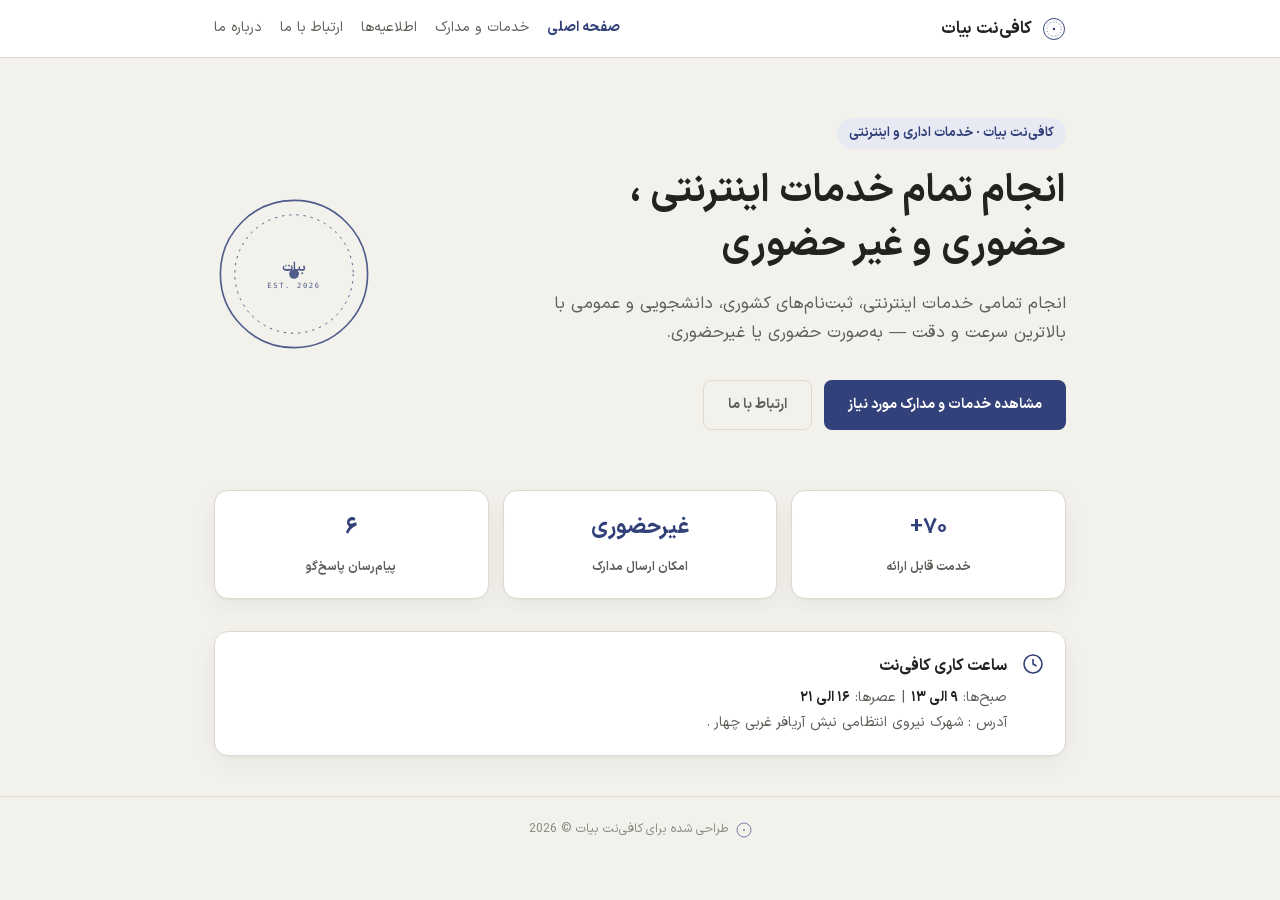
<file: index.html>
<!DOCTYPE html>
<html lang="fa" dir="rtl">
<head>
    <meta charset="UTF-8">
    <meta name="viewport" content="width=device-width, initial-scale=1.0">
    <title>کافی‌نت بیات - صفحه اصلی</title>
    <link rel="stylesheet" href="style.css?v=2">
</head>
<body>

    <header class="site-header">
        <div class="page-wrap">
            <a href="index.html" class="brand">
                <svg class="stamp-mark" viewBox="0 0 40 40" aria-hidden="true">
                    <circle cx="20" cy="20" r="17.5" fill="none" stroke="currentColor" stroke-width="1.6"/>
                    <circle cx="20" cy="20" r="12" fill="none" stroke="currentColor" stroke-width="1.1" stroke-dasharray="2 3.4"/>
                    <circle cx="20" cy="20" r="2.1" fill="currentColor"/>
                </svg>
                <span class="brand-name">کافی‌نت بیات</span>
            </a>
            <a href="tel:08134934022" class="header-call-btn" aria-label="تماس تلفنی مستقیم">
                <svg viewBox="0 0 24 24" fill="none" stroke="currentColor" stroke-width="1.7" aria-hidden="true"><path d="M5 4h3l1.5 5L7.5 10.5a12 12 0 0 0 6 6L15 14.5l5 1.5v3a2 2 0 0 1-2 2C10.5 21 3 13.5 3 6a2 2 0 0 1 2-2Z"/></svg>
            </a>
            <nav class="site-nav">
                <a href="index.html" class="nav-link active">صفحه اصلی</a>
                <a href="services.html" class="nav-link">خدمات و مدارک</a>
                <a href="announcements.html" class="nav-link">اطلاعیه‌ها</a>
                <a href="contact.html" class="nav-link">ارتباط با ما</a>
                <a href="about.html" class="nav-link">درباره ما</a>
            </nav>
        </div>
    </header>
    <nav class="bottom-nav" aria-label="ناوبری اصلی موبایل">
        <a href="index.html" class="bn-item active">
            <svg viewBox="0 0 24 24" fill="none" stroke="currentColor" stroke-width="1.8" aria-hidden="true"><path d="M4 11.5 12 4l8 7.5"/><path d="M6 10v9.5a.5.5 0 0 0 .5.5H10v-6h4v6h3.5a.5.5 0 0 0 .5-.5V10"/></svg>
            <span>خانه</span>
        </a>
        <a href="services.html" class="bn-item">
            <svg viewBox="0 0 24 24" fill="none" stroke="currentColor" stroke-width="1.8" aria-hidden="true"><path d="M9 6h11M9 12h11M9 18h11"/><circle cx="4.5" cy="6" r="1.4"/><circle cx="4.5" cy="12" r="1.4"/><circle cx="4.5" cy="18" r="1.4"/></svg>
            <span>خدمات</span>
        </a>
        <a href="announcements.html" class="bn-item">
            <svg viewBox="0 0 24 24" fill="none" stroke="currentColor" stroke-width="1.8" aria-hidden="true"><path d="M3 10.5v3a2 2 0 0 0 2 2h1.2l3.3 4.2v-4.2H11l6-4V8.5l-6-4H6.2a2 2 0 0 0-2 2Z"/><path d="M19 8.7c.85.8 1.3 1.9 1.3 3.05s-.45 2.25-1.3 3.05"/></svg>
            <span>اطلاعیه‌ها</span>
        </a>
        <a href="contact.html" class="bn-item">
            <svg viewBox="0 0 24 24" fill="none" stroke="currentColor" stroke-width="1.8" aria-hidden="true"><path d="M21 12c0 4.97-4.03 9-9 9-1.6 0-3.1-.42-4.4-1.16L3 21l1.24-3.73A8.96 8.96 0 0 1 3 12c0-4.97 4.03-9 9-9s9 4.03 9 9Z"/></svg>
            <span>ارتباط</span>
        </a>
        <a href="about.html" class="bn-item">
            <svg viewBox="0 0 24 24" fill="none" stroke="currentColor" stroke-width="1.8" aria-hidden="true"><circle cx="12" cy="12" r="9"/><path d="M12 8.3h.01M11.3 11h1.1v5.2h1"/></svg>
            <span>درباره ما</span>
        </a>
    </nav>


    <main class="page-wrap">

        <section class="hero">
            <div class="hero-text">
                <span class="eyebrow">کافی‌نت بیات · خدمات اداری و اینترنتی</span>
                <h1>انجام تمام خدمات اینترنتی ،<br>حضوری و غیر حضوری</h1>
                <p class="lead">انجام تمامی خدمات اینترنتی، ثبت‌نام‌های کشوری، دانشجویی و عمومی با بالاترین سرعت و دقت — به‌صورت حضوری یا غیرحضوری.</p>
                <div class="hero-actions">
                    <a href="services.html" class="btn btn-primary">مشاهده خدمات و مدارک مورد نیاز</a>
                    <a href="contact.html" class="btn btn-ghost">ارتباط با ما</a>
                </div>
            </div>
            <div class="hero-visual">
                <svg class="stamp-big" viewBox="0 0 200 200" aria-hidden="true">
                    <circle cx="100" cy="100" r="92" fill="none" stroke="currentColor" stroke-width="2"/>
                    <circle cx="100" cy="100" r="74" fill="none" stroke="currentColor" stroke-width="1.2" stroke-dasharray="3 6"/>
                    <circle cx="100" cy="100" r="6" fill="currentColor"/>
                    <text x="100" y="96" text-anchor="middle" font-size="16" font-weight="700" fill="currentColor" font-family="inherit">بیات</text>
                    <text x="100" y="118" text-anchor="middle" font-size="9" fill="currentColor" font-family="monospace" letter-spacing="2">EST. 2026</text>
                </svg>
            </div>
        </section>

        <div class="stat-row">
            <div class="stat-chip">
                <span class="num">۷۰+</span>
                <span class="label">خدمت قابل ارائه</span>
            </div>
            <div class="stat-chip">
                <span class="num">غیرحضوری</span>
                <span class="label">امکان ارسال مدارک</span>
            </div>
            <div class="stat-chip">
                <span class="num">۶</span>
                <span class="label">پیام‌رسان پاسخ‌گو</span>
            </div>
        </div>

        <div class="info-card">
            <svg class="info-card-icon" viewBox="0 0 24 24" fill="none" stroke="currentColor" stroke-width="1.6" aria-hidden="true">
                <circle cx="12" cy="12" r="9"/>
                <path d="M12 7v5l3.5 2"/>
            </svg>
            <div>
                <h3>ساعت کاری کافی‌نت</h3>
                <p>صبح‌ها: <span class="hours">۹ الی ۱۳</span> &nbsp;|&nbsp; عصرها: <span class="hours">۱۶ الی ۲۱</span></p>
                <p>آدرس : شهرک نیروی انتظامی نبش آریافر غربی چهار .</p>
            </div>
        </div>

    </main>

    <footer class="site-footer">
        <div class="page-wrap">
            <svg class="stamp-mark" viewBox="0 0 40 40" aria-hidden="true">
                <circle cx="20" cy="20" r="17.5" fill="none" stroke="currentColor" stroke-width="1.6"/>
                <circle cx="20" cy="20" r="2.1" fill="currentColor"/>
            </svg>
            طراحی شده برای کافی‌نت بیات © 2026
        </div>
    </footer>

</body>
</html>
</file>
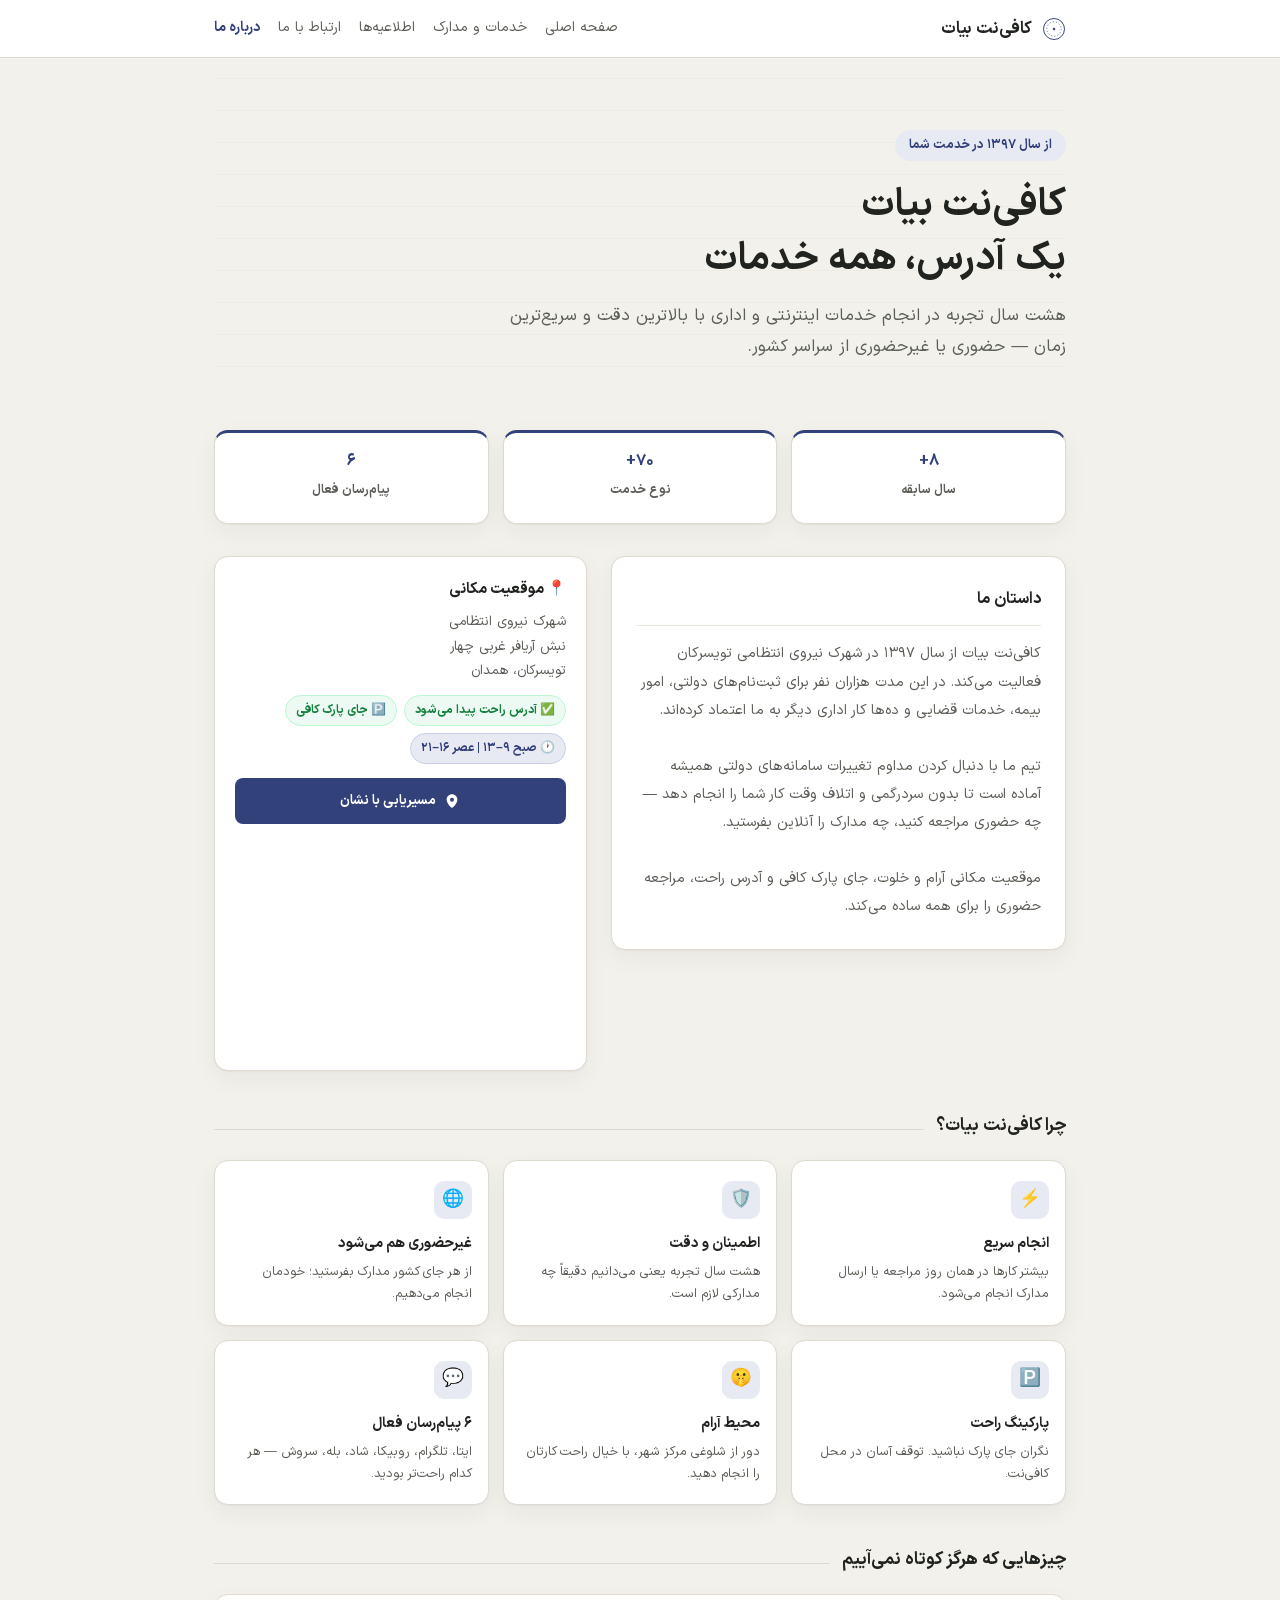
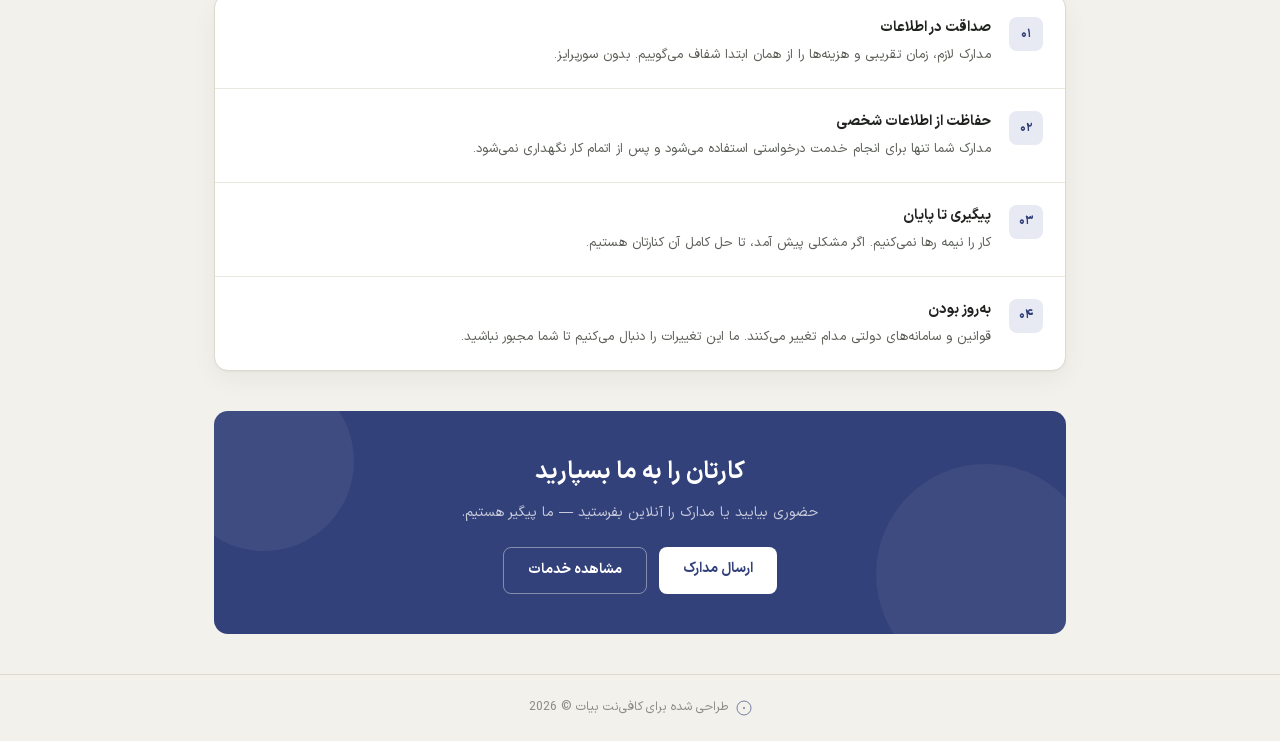
<file: about.html>
<!DOCTYPE html>
<html lang="fa" dir="rtl">
<head>
    <meta charset="UTF-8">
    <meta name="viewport" content="width=device-width, initial-scale=1.0">
    <title>درباره ما - کافی‌نت بیات</title>
    <link rel="stylesheet" href="style.css?v=2">
    <style>
        /* ── بخش هیرو با پس‌زمینه خطوط سند ── */
        .about-hero {
            padding: clamp(36px,7vw,72px) 0 36px;
            position: relative;
        }
        .about-hero::before {
            content: '';
            position: absolute;
            inset: 0;
            background-image: repeating-linear-gradient(
                0deg,
                transparent,
                transparent 31px,
                var(--line-soft) 31px,
                var(--line-soft) 32px
            );
            opacity: 0.55;
            pointer-events: none;
            z-index: 0;
        }
        .about-hero > * { position: relative; z-index: 1; }

        .about-hero .eyebrow {
            display: inline-block;
            font-size: 0.8rem;
            font-weight: 700;
            color: var(--accent);
            background: var(--accent-soft);
            padding: 4px 14px;
            border-radius: 100px;
            margin-bottom: 18px;
        }
        .about-hero h1 {
            font-size: var(--fs-h1);
            font-weight: 800;
            line-height: 1.4;
            margin: 0 0 14px;
            color: var(--ink);
            max-width: 620px;
        }
        .about-hero .lead {
            font-size: var(--fs-lead);
            color: var(--ink-soft);
            margin: 0;
            max-width: 580px;
            line-height: 1.85;
        }

        /* ── کارت‌های آمار ── */
        .about-stats {
            display: grid;
            grid-template-columns: repeat(3,1fr);
            gap: 14px;
            margin: 32px 0;
        }
        .about-stat {
            background: var(--surface);
            border: 1px solid var(--line);
            border-radius: var(--radius-md);
            padding: 20px 16px;
            text-align: center;
            box-shadow: var(--shadow-card);
            border-top: 3px solid var(--accent);
        }
        .about-stat .num {
            display: block;
            font-size: clamp(1.4rem,1.1rem+1vw,2rem);
            font-weight: 800;
            color: var(--accent);
            line-height: 1;
            margin-bottom: 6px;
        }
        .about-stat .lbl {
            font-size: 0.78rem;
            color: var(--ink-soft);
            font-weight: 600;
        }
        @media(max-width:480px){
            .about-stats { grid-template-columns:1fr; gap:10px; }
        }

        /* ── بخش داستان + موقعیت ── */
        .two-col {
            display: grid;
            grid-template-columns: 1.1fr 0.9fr;
            gap: 24px;
            margin-bottom: 40px;
            align-items: start;
        }
        @media(max-width:680px){ .two-col { grid-template-columns:1fr; } }

        .story-card {
            background: var(--surface);
            border: 1px solid var(--line);
            border-radius: var(--radius-md);
            padding: 28px 24px;
            box-shadow: var(--shadow-card);
        }
        .story-card h2 {
            font-size: 1rem;
            font-weight: 800;
            color: var(--ink);
            margin: 0 0 14px;
            padding-bottom: 12px;
            border-bottom: 1px solid var(--line-soft);
        }
        .story-card p {
            font-size: 0.9rem;
            color: var(--ink-soft);
            line-height: 1.95;
            margin: 0;
        }

        .loc-card {
            background: var(--surface);
            border: 1px solid var(--line);
            border-radius: var(--radius-md);
            overflow: hidden;
            box-shadow: var(--shadow-card);
        }
        .loc-card-body { padding: 20px 20px 16px; }
        .loc-card-body h2 {
            font-size: 0.95rem;
            font-weight: 800;
            color: var(--ink);
            margin: 0 0 6px;
        }
        .loc-card-body address {
            font-style: normal;
            font-size: 0.85rem;
            color: var(--ink-soft);
            line-height: 1.8;
            margin-bottom: 12px;
        }
        .loc-badges {
            display: flex;
            flex-wrap: wrap;
            gap: 7px;
            margin-bottom: 14px;
        }
        .loc-badge {
            font-size: 0.75rem;
            font-weight: 600;
            padding: 4px 10px;
            border-radius: 100px;
            border: 1px solid;
        }
        .loc-badge.green { background:#edfaf3; color:#15803d; border-color:#bbf7d0; }
        .loc-badge.blue  { background:var(--accent-soft); color:var(--accent); border-color:#c8cde8; }

        /* ── نقشه ── */
        .loc-card iframe {
            width: 100%;
            height: 230px;
            display: block;
            border: 0;
        }

        /* ── دکمه اتصال به نشان ── */
        .btn-neshan {
            display: flex;
            align-items: center;
            justify-content: center;
            gap: 8px;
            width: 100%;
            background: var(--accent);
            color: #fff;
            font-weight: 700;
            font-size: 0.85rem;
            padding: 11px 16px;
            border-radius: var(--radius-sm);
            text-decoration: none;
            font-family: inherit;
            transition: opacity .15s;
        }
        .btn-neshan:hover { opacity: 0.9; }
        .btn-neshan svg { width: 16px; height: 16px; flex-shrink: 0; }

        /* ── ویژگی‌ها ── */
        .section-head {
            display: flex;
            align-items: baseline;
            gap: 12px;
            margin-bottom: 18px;
        }
        .section-head h2 {
            font-size: 1.1rem;
            font-weight: 800;
            color: var(--ink);
            margin: 0;
        }
        .section-head .line {
            flex: 1;
            height: 1px;
            background: var(--line);
        }

        .feat-grid {
            display: grid;
            grid-template-columns: repeat(3,1fr);
            gap: 14px;
            margin-bottom: 40px;
        }
        @media(max-width:680px){ .feat-grid { grid-template-columns:repeat(2,1fr); } }
        @media(max-width:420px){ .feat-grid { grid-template-columns:1fr; } }

        .feat-card {
            background: var(--surface);
            border: 1px solid var(--line);
            border-radius: var(--radius-md);
            padding: 20px 16px;
            box-shadow: var(--shadow-card);
            transition: border-color .18s, transform .18s;
        }
        .feat-card:hover {
            border-color: var(--accent);
            transform: translateY(-2px);
        }
        .feat-icon {
            width: 38px; height: 38px;
            background: var(--accent-soft);
            border-radius: 10px;
            display: flex; align-items: center; justify-content: center;
            font-size: 1.1rem;
            margin-bottom: 12px;
        }
        .feat-card h3 { font-size:.9rem; font-weight:700; color:var(--ink); margin:0 0 5px; }
        .feat-card p  { font-size:.8rem; color:var(--ink-soft); margin:0; line-height:1.7; }

        /* ── ارزش‌ها ── */
        .vals-wrap {
            background: var(--surface);
            border: 1px solid var(--line);
            border-radius: var(--radius-md);
            box-shadow: var(--shadow-card);
            overflow: hidden;
            margin-bottom: 40px;
        }
        .val-row {
            display: flex;
            gap: 18px;
            padding: 20px 22px;
            border-bottom: 1px solid var(--line-soft);
            align-items: flex-start;
        }
        .val-row:last-child { border-bottom: none; }
        .val-num {
            min-width: 34px;
            height: 34px;
            background: var(--accent-soft);
            color: var(--accent);
            border-radius: 8px;
            font-size: .75rem;
            font-weight: 700;
            display: flex; align-items: center; justify-content: center;
            flex-shrink: 0;
            margin-top: 2px;
        }
        .val-row h3 { font-size:.9rem; font-weight:700; color:var(--ink); margin:0 0 4px; }
        .val-row p  { font-size:.82rem; color:var(--ink-soft); margin:0; line-height:1.8; }

        /* ── نوار CTA ── */
        .cta-band {
            background: var(--accent);
            border-radius: var(--radius-md);
            padding: clamp(24px,5vw,40px) 28px;
            text-align: center;
            margin-bottom: 40px;
            position: relative;
            overflow: hidden;
        }
        .cta-band::before {
            content: '';
            position: absolute;
            left: -40px; top: -40px;
            width: 180px; height: 180px;
            border-radius: 50%;
            background: rgba(255,255,255,0.06);
        }
        .cta-band::after {
            content: '';
            position: absolute;
            right: -30px; bottom: -50px;
            width: 220px; height: 220px;
            border-radius: 50%;
            background: rgba(255,255,255,0.05);
        }
        .cta-band h2 {
            font-size: clamp(1.1rem,.9rem+1vw,1.5rem);
            font-weight: 800; color:#fff;
            margin:0 0 8px;
            position:relative; z-index:1;
        }
        .cta-band p {
            font-size:.88rem; color:rgba(255,255,255,.72);
            margin:0 0 22px;
            position:relative; z-index:1;
        }
        .cta-btns {
            display:flex; gap:12px; justify-content:center;
            flex-wrap:wrap; position:relative; z-index:1;
        }
        .btn-white {
            background:#fff; color:var(--accent);
            padding:10px 24px; border-radius:var(--radius-sm);
            font-weight:700; font-size:.88rem;
            text-decoration:none; transition:background .15s;
            font-family:inherit;
        }
        .btn-white:hover { background:#f0f0f0; }
        .btn-ghost-white {
            background:transparent; color:#fff;
            padding:10px 24px; border-radius:var(--radius-sm);
            font-weight:600; font-size:.88rem;
            text-decoration:none;
            border:1px solid rgba(255,255,255,.4);
            transition:border-color .15s;
            font-family:inherit;
        }
        .btn-ghost-white:hover { border-color:#fff; }
    </style>
</head>
<body>

<!-- هدر -->
<header class="site-header">
    <div class="page-wrap">
        <a href="index.html" class="brand">
            <svg class="stamp-mark" viewBox="0 0 40 40" aria-hidden="true">
                <circle cx="20" cy="20" r="17.5" fill="none" stroke="currentColor" stroke-width="1.6"/>
                <circle cx="20" cy="20" r="12" fill="none" stroke="currentColor" stroke-width="1.1" stroke-dasharray="2 3.4"/>
                <circle cx="20" cy="20" r="2.1" fill="currentColor"/>
            </svg>
            <span class="brand-name">کافی‌نت بیات</span>
        </a>
                    <a href="tel:08134934022" class="header-call-btn" aria-label="تماس تلفنی مستقیم">
                <svg viewBox="0 0 24 24" fill="none" stroke="currentColor" stroke-width="1.7" aria-hidden="true"><path d="M5 4h3l1.5 5L7.5 10.5a12 12 0 0 0 6 6L15 14.5l5 1.5v3a2 2 0 0 1-2 2C10.5 21 3 13.5 3 6a2 2 0 0 1 2-2Z"/></svg>
            </a>
            <nav class="site-nav">
            <a href="index.html"         class="nav-link">صفحه اصلی</a>
            <a href="services.html"      class="nav-link">خدمات و مدارک</a>
            <a href="announcements.html" class="nav-link">اطلاعیه‌ها</a>
            <a href="contact.html"       class="nav-link">ارتباط با ما</a>
            <a href="about.html"         class="nav-link active">درباره ما</a>
        </nav>
    </div>
</header>
    <nav class="bottom-nav" aria-label="ناوبری اصلی موبایل">
        <a href="index.html" class="bn-item">
            <svg viewBox="0 0 24 24" fill="none" stroke="currentColor" stroke-width="1.8" aria-hidden="true"><path d="M4 11.5 12 4l8 7.5"/><path d="M6 10v9.5a.5.5 0 0 0 .5.5H10v-6h4v6h3.5a.5.5 0 0 0 .5-.5V10"/></svg>
            <span>خانه</span>
        </a>
        <a href="services.html" class="bn-item">
            <svg viewBox="0 0 24 24" fill="none" stroke="currentColor" stroke-width="1.8" aria-hidden="true"><path d="M9 6h11M9 12h11M9 18h11"/><circle cx="4.5" cy="6" r="1.4"/><circle cx="4.5" cy="12" r="1.4"/><circle cx="4.5" cy="18" r="1.4"/></svg>
            <span>خدمات</span>
        </a>
        <a href="announcements.html" class="bn-item">
            <svg viewBox="0 0 24 24" fill="none" stroke="currentColor" stroke-width="1.8" aria-hidden="true"><path d="M3 10.5v3a2 2 0 0 0 2 2h1.2l3.3 4.2v-4.2H11l6-4V8.5l-6-4H6.2a2 2 0 0 0-2 2Z"/><path d="M19 8.7c.85.8 1.3 1.9 1.3 3.05s-.45 2.25-1.3 3.05"/></svg>
            <span>اطلاعیه‌ها</span>
        </a>
        <a href="contact.html" class="bn-item">
            <svg viewBox="0 0 24 24" fill="none" stroke="currentColor" stroke-width="1.8" aria-hidden="true"><path d="M21 12c0 4.97-4.03 9-9 9-1.6 0-3.1-.42-4.4-1.16L3 21l1.24-3.73A8.96 8.96 0 0 1 3 12c0-4.97 4.03-9 9-9s9 4.03 9 9Z"/></svg>
            <span>ارتباط</span>
        </a>
        <a href="about.html" class="bn-item active">
            <svg viewBox="0 0 24 24" fill="none" stroke="currentColor" stroke-width="1.8" aria-hidden="true"><circle cx="12" cy="12" r="9"/><path d="M12 8.3h.01M11.3 11h1.1v5.2h1"/></svg>
            <span>درباره ما</span>
        </a>
    </nav>


<main class="page-wrap">

    <!-- هیرو -->
    <section class="about-hero">
        <span class="eyebrow">از سال ۱۳۹۷ در خدمت شما</span>
        <h1>کافی‌نت بیات<br>یک آدرس، همه خدمات</h1>
        <p class="lead">هشت سال تجربه در انجام خدمات اینترنتی و اداری با بالاترین دقت و سریع‌ترین زمان — حضوری یا غیرحضوری از سراسر کشور.</p>
    </section>

    <!-- آمار -->
    <div class="about-stats">
        <div class="about-stat">
            <span class="num">۸+</span>
            <span class="lbl">سال سابقه</span>
        </div>
        <div class="about-stat">
            <span class="num">۷۰+</span>
            <span class="lbl">نوع خدمت</span>
        </div>
        <div class="about-stat">
            <span class="num">۶</span>
            <span class="lbl">پیام‌رسان فعال</span>
        </div>
    </div>

    <!-- داستان + موقعیت -->
    <div class="two-col">
        <div class="story-card">
            <h2>داستان ما</h2>
            <p>
                کافی‌نت بیات از سال ۱۳۹۷ در شهرک نیروی انتظامی تویسرکان فعالیت می‌کند. در این مدت هزاران نفر برای ثبت‌نام‌های دولتی، امور بیمه، خدمات قضایی و ده‌ها کار اداری دیگر به ما اعتماد کرده‌اند.
                <br><br>
                تیم ما با دنبال کردن مداوم تغییرات سامانه‌های دولتی همیشه آماده است تا بدون سردرگمی و اتلاف وقت کار شما را انجام دهد — چه حضوری مراجعه کنید، چه مدارک را آنلاین بفرستید.
                <br><br>
                موقعیت مکانی آرام و خلوت، جای پارک کافی و آدرس راحت، مراجعه حضوری را برای همه ساده می‌کند.
            </p>
        </div>
        <div class="loc-card">
            <div class="loc-card-body">
                <h2>📍 موقعیت مکانی</h2>
                <address>
                    شهرک نیروی انتظامی<br>
                    نبش آریافر غربی چهار<br>
                    تویسرکان، همدان
                </address>
                <div class="loc-badges">
                    <span class="loc-badge green">✅ آدرس راحت پیدا می‌شود</span>
                    <span class="loc-badge green">🅿️ جای پارک کافی</span>
                    <span class="loc-badge blue">🕐 صبح ۹–۱۳ | عصر ۱۶–۲۱</span>
                </div>
                <a class="btn-neshan"
                   href="https://nshn.ir/?lat=34.55750811180749&lng=48.43914034276"
                   target="_blank" rel="noopener">
                    <svg viewBox="0 0 24 24" fill="currentColor" aria-hidden="true">
                        <path d="M12 2C7.58 2 4 5.58 4 10c0 5.25 6.5 11.34 7.06 11.86a1.34 1.34 0 0 0 1.88 0C13.5 21.34 20 15.25 20 10c0-4.42-3.58-8-8-8zm0 11a3 3 0 1 1 0-6 3 3 0 0 1 0 6z"/>
                    </svg>
                    مسیریابی با نشان
                </a>
            </div>
            <iframe title="map-iframe"
                    src="https://neshan.org/maps/iframe/places/_bsL8uV53n4R#c34.558-48.439-21z-0p/34.55750811180749/48.43914034276"
                    width="100%" height="230" allowFullScreen loading="lazy"></iframe>
        </div>
    </div>

    <!-- ویژگی‌ها -->
    <div class="section-head">
        <h2>چرا کافی‌نت بیات؟</h2>
        <span class="line"></span>
    </div>
    <div class="feat-grid">
        <div class="feat-card">
            <div class="feat-icon">⚡</div>
            <h3>انجام سریع</h3>
            <p>بیشتر کارها در همان روز مراجعه یا ارسال مدارک انجام می‌شود.</p>
        </div>
        <div class="feat-card">
            <div class="feat-icon">🛡️</div>
            <h3>اطمینان و دقت</h3>
            <p>هشت سال تجربه یعنی می‌دانیم دقیقاً چه مدارکی لازم است.</p>
        </div>
        <div class="feat-card">
            <div class="feat-icon">🌐</div>
            <h3>غیرحضوری هم می‌شود</h3>
            <p>از هر جای کشور مدارک بفرستید؛ خودمان انجام می‌دهیم.</p>
        </div>
        <div class="feat-card">
            <div class="feat-icon">🅿️</div>
            <h3>پارکینگ راحت</h3>
            <p>نگران جای پارک نباشید. توقف آسان در محل کافی‌نت.</p>
        </div>
        <div class="feat-card">
            <div class="feat-icon">🤫</div>
            <h3>محیط آرام</h3>
            <p>دور از شلوغی مرکز شهر، با خیال راحت کارتان را انجام دهید.</p>
        </div>
        <div class="feat-card">
            <div class="feat-icon">💬</div>
            <h3>۶ پیام‌رسان فعال</h3>
            <p>ایتا، تلگرام، روبیکا، شاد، بله، سروش — هر کدام راحت‌تر بودید.</p>
        </div>
    </div>

    <!-- ارزش‌ها -->
    <div class="section-head">
        <h2>چیزهایی که هرگز کوتاه نمی‌آییم</h2>
        <span class="line"></span>
    </div>
    <div class="vals-wrap">
        <div class="val-row">
            <div class="val-num">۰۱</div>
            <div>
                <h3>صداقت در اطلاعات</h3>
                <p>مدارک لازم، زمان تقریبی و هزینه‌ها را از همان ابتدا شفاف می‌گوییم. بدون سورپرایز.</p>
            </div>
        </div>
        <div class="val-row">
            <div class="val-num">۰۲</div>
            <div>
                <h3>حفاظت از اطلاعات شخصی</h3>
                <p>مدارک شما تنها برای انجام خدمت درخواستی استفاده می‌شود و پس از اتمام کار نگهداری نمی‌شود.</p>
            </div>
        </div>
        <div class="val-row">
            <div class="val-num">۰۳</div>
            <div>
                <h3>پیگیری تا پایان</h3>
                <p>کار را نیمه رها نمی‌کنیم. اگر مشکلی پیش آمد، تا حل کامل آن کنارتان هستیم.</p>
            </div>
        </div>
        <div class="val-row">
            <div class="val-num">۰۴</div>
            <div>
                <h3>به‌روز بودن</h3>
                <p>قوانین و سامانه‌های دولتی مدام تغییر می‌کنند. ما این تغییرات را دنبال می‌کنیم تا شما مجبور نباشید.</p>
            </div>
        </div>
    </div>

    <!-- CTA -->
    <div class="cta-band">
        <h2>کارتان را به ما بسپارید</h2>
        <p>حضوری بیایید یا مدارک را آنلاین بفرستید — ما پیگیر هستیم.</p>
        <div class="cta-btns">
            <a href="contact.html"  class="btn-white">ارسال مدارک</a>
            <a href="services.html" class="btn-ghost-white">مشاهده خدمات</a>
        </div>
    </div>

</main>

<!-- فوتر -->
<footer class="site-footer">
    <div class="page-wrap">
        <svg class="stamp-mark" viewBox="0 0 40 40" aria-hidden="true">
            <circle cx="20" cy="20" r="17.5" fill="none" stroke="currentColor" stroke-width="1.6"/>
            <circle cx="20" cy="20" r="2.1" fill="currentColor"/>
        </svg>
        طراحی شده برای کافی‌نت بیات © 2026
    </div>
</footer>


</body>
</html>
</file>
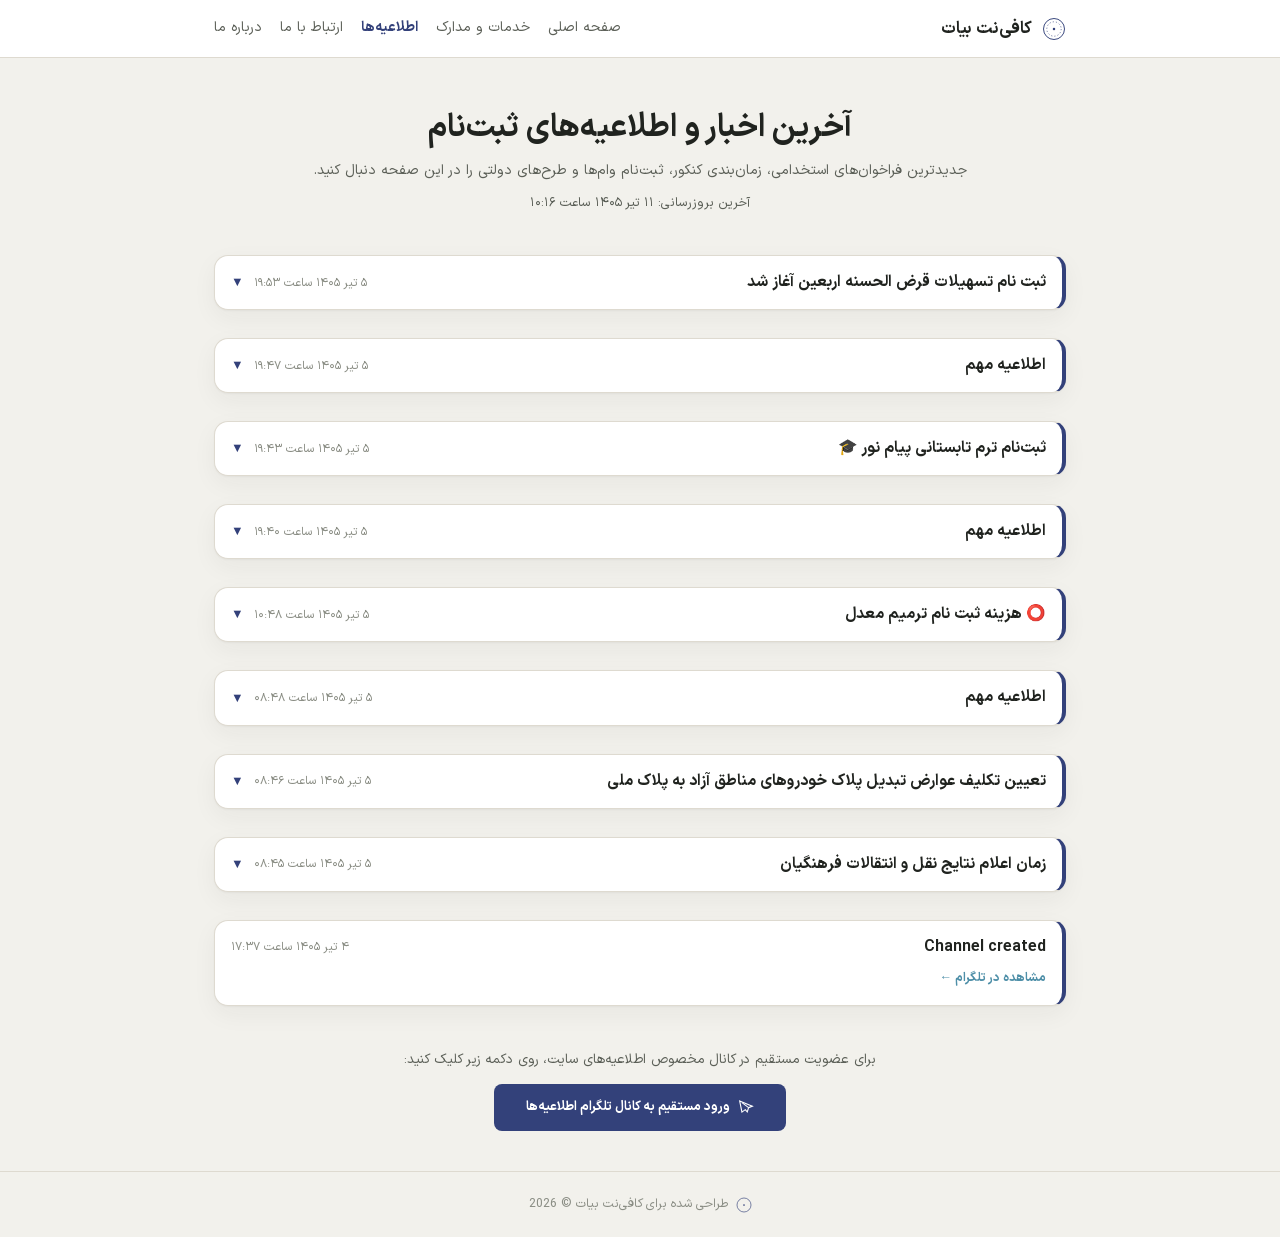
<file: announcements.html>
<!DOCTYPE html>
<html lang="fa" dir="rtl">
<head>
    <meta charset="UTF-8">
    <meta name="viewport" content="width=device-width, initial-scale=1.0">
    <title>اطلاعیه‌های ثبت‌نام - کافی‌نت بیات</title>
    <link rel="stylesheet" href="style.css?v=2">
    <link rel="canonical" href="announcements.html">    
    

    <link rel="canonical" href="/announcements.html">
    
    

    <link rel="canonical" href="/announcements.html">
    
    

    <link rel="canonical" href="/announcements.html">
    
    

    <link rel="canonical" href="/announcements.html">
    
    

    <link rel="canonical" href="/announcements.html">
    
    

    <link rel="canonical" href="/announcements.html">
    
    

    <link rel="canonical" href="/announcements.html">
    
    

    <link rel="canonical" href="/announcements.html">
    
    

    <link rel="canonical" href="/announcements.html">
    
    

    <link rel="canonical" href="/announcements.html">
    
    

    <link rel="canonical" href="/announcements.html">
    
    

    <link rel="canonical" href="/announcements.html">
    
    
</head>
<body>

    <header class="site-header">
        <div class="page-wrap">
            <a href="index.html" class="brand">
                <svg class="stamp-mark" viewBox="0 0 40 40" aria-hidden="true">
                    <circle cx="20" cy="20" r="17.5" fill="none" stroke="currentColor" stroke-width="1.6"/>
                    <circle cx="20" cy="20" r="12" fill="none" stroke="currentColor" stroke-width="1.1" stroke-dasharray="2 3.4"/>
                    <circle cx="20" cy="20" r="2.1" fill="currentColor"/>
                </svg>
                <span class="brand-name">کافی‌نت بیات</span>
            </a>
                        <a href="tel:08134934022" class="header-call-btn" aria-label="تماس تلفنی مستقیم">
                <svg viewBox="0 0 24 24" fill="none" stroke="currentColor" stroke-width="1.7" aria-hidden="true"><path d="M5 4h3l1.5 5L7.5 10.5a12 12 0 0 0 6 6L15 14.5l5 1.5v3a2 2 0 0 1-2 2C10.5 21 3 13.5 3 6a2 2 0 0 1 2-2Z"/></svg>
            </a>
            <nav class="site-nav">
                <a href="index.html" class="nav-link">صفحه اصلی</a>
                <a href="services.html" class="nav-link">خدمات و مدارک</a>
                <a href="announcements.html" class="nav-link active">اطلاعیه‌ها</a>
                <a href="contact.html" class="nav-link">ارتباط با ما</a>
                <a href="about.html" class="nav-link">درباره ما</a>
            </nav>
        </div>
    </header>
    <nav class="bottom-nav" aria-label="ناوبری اصلی موبایل">
        <a href="index.html" class="bn-item">
            <svg viewBox="0 0 24 24" fill="none" stroke="currentColor" stroke-width="1.8" aria-hidden="true"><path d="M4 11.5 12 4l8 7.5"/><path d="M6 10v9.5a.5.5 0 0 0 .5.5H10v-6h4v6h3.5a.5.5 0 0 0 .5-.5V10"/></svg>
            <span>خانه</span>
        </a>
        <a href="services.html" class="bn-item">
            <svg viewBox="0 0 24 24" fill="none" stroke="currentColor" stroke-width="1.8" aria-hidden="true"><path d="M9 6h11M9 12h11M9 18h11"/><circle cx="4.5" cy="6" r="1.4"/><circle cx="4.5" cy="12" r="1.4"/><circle cx="4.5" cy="18" r="1.4"/></svg>
            <span>خدمات</span>
        </a>
        <a href="announcements.html" class="bn-item active">
            <svg viewBox="0 0 24 24" fill="none" stroke="currentColor" stroke-width="1.8" aria-hidden="true"><path d="M3 10.5v3a2 2 0 0 0 2 2h1.2l3.3 4.2v-4.2H11l6-4V8.5l-6-4H6.2a2 2 0 0 0-2 2Z"/><path d="M19 8.7c.85.8 1.3 1.9 1.3 3.05s-.45 2.25-1.3 3.05"/></svg>
            <span>اطلاعیه‌ها</span>
        </a>
        <a href="contact.html" class="bn-item">
            <svg viewBox="0 0 24 24" fill="none" stroke="currentColor" stroke-width="1.8" aria-hidden="true"><path d="M21 12c0 4.97-4.03 9-9 9-1.6 0-3.1-.42-4.4-1.16L3 21l1.24-3.73A8.96 8.96 0 0 1 3 12c0-4.97 4.03-9 9-9s9 4.03 9 9Z"/></svg>
            <span>ارتباط</span>
        </a>
        <a href="about.html" class="bn-item">
            <svg viewBox="0 0 24 24" fill="none" stroke="currentColor" stroke-width="1.8" aria-hidden="true"><circle cx="12" cy="12" r="9"/><path d="M12 8.3h.01M11.3 11h1.1v5.2h1"/></svg>
            <span>درباره ما</span>
        </a>
    </nav>


    <main class="page-wrap">

        <div class="page-intro">
            <h1>آخرین اخبار و اطلاعیه‌های ثبت‌نام</h1>
            <p class="slogan"></p>
            <p class="subtitle">جدیدترین فراخوان‌های استخدامی، زمان‌بندی کنکور، ثبت‌نام وام‌ها و طرح‌های دولتی را در این صفحه دنبال کنید.</p>
            <p style="font-size: 0.8rem; color: var(--ink-soft); margin-top: 8px;"><!-- LAST_UPDATED_START -->آخرین بروزرسانی: ۱۱ تیر ۱۴۰۵ ساعت ۱۰:۱۶<!-- LAST_UPDATED_END --></p>
        </div>

        <div style="display: flex; flex-direction: column; gap: 16px; margin-bottom: 30px;" id="posts-container">
            <!-- START_POSTS -->
        <article class="info-card" style="display:block; border-right:4px solid #33417A; margin-bottom:12px; overflow:hidden;" itemscope itemtype="https://schema.org/SocialMediaPosting">
            <button onclick="togglePost('smartcafi_news_94')" style="width:100%; background:none; border:none; cursor:pointer; padding:14px 16px; display:flex; justify-content:space-between; align-items:center; gap:12px; text-align:right; flex-wrap:wrap;">
              <h3 itemprop="headline" style="margin:0; font-size:0.95rem; color:#33417A; flex:1;">ثبت نام تسهیلات قرض الحسنه  اربعین آغاز شد</h3>
              <div style="display:flex; align-items:center; gap:10px; flex-shrink:0;">
                <time itemprop="datePublished" datetime="2026-06-26T19:53:44+00:00" style="font-size:0.75rem; color:#888; white-space:nowrap;">۵ تیر ۱۴۰۵ ساعت ۱۹:۵۳</time>
                <span id="arrow_smartcafi_news_94" style="color:#33417A; font-size:0.8rem; transition:transform 0.2s;">▼</span>
              </div>
            </button>
            <div id="body_smartcafi_news_94" style="display:none; padding:0 16px 14px; border-top:1px solid #e8eaf0;">
              <p itemprop="articleBody" style="line-height:1.8; white-space:pre-line; margin:12px 0 10px 0; color:#333;">ویژه متقاضیان دریافت تسهیلات تشرّف به کربلای معلا در اربعین ۱۴۰۵ 

امکان ثبت نام در سامانه از یکم تیرماه به مدت ۷ روز و هر روز از ساعت ۸ الی ۱۲ فراهم میباشد.</p>
              <a itemprop="url" href="https://t.me/smartcafi_news/94" target="_blank" rel="nofollow noopener" style="font-size:0.78rem; color:#229ED9; text-decoration:none;">مشاهده پست اصلی در کانال تلگرام ←</a>
            </div>
          </article>
<article class="info-card" style="display:block; border-right:4px solid #33417A; margin-bottom:12px; overflow:hidden;" itemscope itemtype="https://schema.org/SocialMediaPosting">
            <button onclick="togglePost('smartcafi_news_93')" style="width:100%; background:none; border:none; cursor:pointer; padding:14px 16px; display:flex; justify-content:space-between; align-items:center; gap:12px; text-align:right; flex-wrap:wrap;">
              <h3 itemprop="headline" style="margin:0; font-size:0.95rem; color:#33417A; flex:1;">اطلاعیه مهم</h3>
              <div style="display:flex; align-items:center; gap:10px; flex-shrink:0;">
                <time itemprop="datePublished" datetime="2026-06-26T19:47:45+00:00" style="font-size:0.75rem; color:#888; white-space:nowrap;">۵ تیر ۱۴۰۵ ساعت ۱۹:۴۷</time>
                <span id="arrow_smartcafi_news_93" style="color:#33417A; font-size:0.8rem; transition:transform 0.2s;">▼</span>
              </div>
            </button>
            <div id="body_smartcafi_news_93" style="display:none; padding:0 16px 14px; border-top:1px solid #e8eaf0;">
              <p itemprop="articleBody" style="line-height:1.8; white-space:pre-line; margin:12px 0 10px 0; color:#333;">زمان ثبت‌نام زائران اربعین اعلام شد

معاون عتبات عالیات سازمان حج و زیارت:
 🔸ثبت‌نام زائران اربعین ۱۴۰۵ از نهم تیرماه آغاز می‌شود.

🔸ثبت‌نام از طریق سامانه سماح انجام می‌شود.</p>
              <a itemprop="url" href="https://t.me/smartcafi_news/93" target="_blank" rel="nofollow noopener" style="font-size:0.78rem; color:#229ED9; text-decoration:none;">مشاهده پست اصلی در کانال تلگرام ←</a>
            </div>
          </article>
<article class="info-card" style="display:block; border-right:4px solid #33417A; margin-bottom:12px; overflow:hidden;" itemscope itemtype="https://schema.org/SocialMediaPosting">
            <button onclick="togglePost('smartcafi_news_92')" style="width:100%; background:none; border:none; cursor:pointer; padding:14px 16px; display:flex; justify-content:space-between; align-items:center; gap:12px; text-align:right; flex-wrap:wrap;">
              <h3 itemprop="headline" style="margin:0; font-size:0.95rem; color:#33417A; flex:1;">ثبت‌نام ترم تابستانی پیام نور 🎓</h3>
              <div style="display:flex; align-items:center; gap:10px; flex-shrink:0;">
                <time itemprop="datePublished" datetime="2026-06-26T19:43:13+00:00" style="font-size:0.75rem; color:#888; white-space:nowrap;">۵ تیر ۱۴۰۵ ساعت ۱۹:۴۳</time>
                <span id="arrow_smartcafi_news_92" style="color:#33417A; font-size:0.8rem; transition:transform 0.2s;">▼</span>
              </div>
            </button>
            <div id="body_smartcafi_news_92" style="display:none; padding:0 16px 14px; border-top:1px solid #e8eaf0;">
              <p itemprop="articleBody" style="line-height:1.8; white-space:pre-line; margin:12px 0 10px 0; color:#333;">ثبت‌نام برای شرکت در ترم تابستانی دانشجویان دانشگاه پیام نور از ۱۳ تیر ماه آغاز می‌شود و به مدت ۵ روز ادامه دارد. 📅</p>
              <a itemprop="url" href="https://t.me/smartcafi_news/92" target="_blank" rel="nofollow noopener" style="font-size:0.78rem; color:#229ED9; text-decoration:none;">مشاهده پست اصلی در کانال تلگرام ←</a>
            </div>
          </article>
<article class="info-card" style="display:block; border-right:4px solid #33417A; margin-bottom:12px; overflow:hidden;" itemscope itemtype="https://schema.org/SocialMediaPosting">
            <button onclick="togglePost('smartcafi_news_91')" style="width:100%; background:none; border:none; cursor:pointer; padding:14px 16px; display:flex; justify-content:space-between; align-items:center; gap:12px; text-align:right; flex-wrap:wrap;">
              <h3 itemprop="headline" style="margin:0; font-size:0.95rem; color:#33417A; flex:1;">اطلاعیه مهم</h3>
              <div style="display:flex; align-items:center; gap:10px; flex-shrink:0;">
                <time itemprop="datePublished" datetime="2026-06-26T19:40:17+00:00" style="font-size:0.75rem; color:#888; white-space:nowrap;">۵ تیر ۱۴۰۵ ساعت ۱۹:۴۰</time>
                <span id="arrow_smartcafi_news_91" style="color:#33417A; font-size:0.8rem; transition:transform 0.2s;">▼</span>
              </div>
            </button>
            <div id="body_smartcafi_news_91" style="display:none; padding:0 16px 14px; border-top:1px solid #e8eaf0;">
              <p itemprop="articleBody" style="line-height:1.8; white-space:pre-line; margin:12px 0 10px 0; color:#333;">زمان پیش ثبت نام پایه هفتم 
✅ براساس اطلاعیه سایت مای مدیو، امکان ثبت اطلاعات برای پیش ثبت نام پایه هفتم ۱۴۰۵ - ۱۴۰۶ پایه هفتم از تاریخ ۷ تیرماه ۱۴۰۵ فعال خواهد شد. 
🔹 این نام نویسی قرار بود در بازه زمانی ۱ تا ۷ تیر ماه انجام شود. اولیا به منظور تسهیل فرآیند پیش‌ثبت‌نام پایه هفتم، می توانید با مراجعه به کافی نت نسبت به بررسی و انتخاب مدرسه مورد نظر خود اقدام فرمائید.</p>
              <a itemprop="url" href="https://t.me/smartcafi_news/91" target="_blank" rel="nofollow noopener" style="font-size:0.78rem; color:#229ED9; text-decoration:none;">مشاهده پست اصلی در کانال تلگرام ←</a>
            </div>
          </article>
<article class="info-card" style="display:block; border-right:4px solid #33417A; margin-bottom:12px; overflow:hidden;" itemscope itemtype="https://schema.org/SocialMediaPosting">
            <button onclick="togglePost('smartcafi_news_90')" style="width:100%; background:none; border:none; cursor:pointer; padding:14px 16px; display:flex; justify-content:space-between; align-items:center; gap:12px; text-align:right; flex-wrap:wrap;">
              <h3 itemprop="headline" style="margin:0; font-size:0.95rem; color:#33417A; flex:1;">⭕️ هزینه ثبت نام ترمیم معدل</h3>
              <div style="display:flex; align-items:center; gap:10px; flex-shrink:0;">
                <time itemprop="datePublished" datetime="2026-06-26T10:48:52+00:00" style="font-size:0.75rem; color:#888; white-space:nowrap;">۵ تیر ۱۴۰۵ ساعت ۱۰:۴۸</time>
                <span id="arrow_smartcafi_news_90" style="color:#33417A; font-size:0.8rem; transition:transform 0.2s;">▼</span>
              </div>
            </button>
            <div id="body_smartcafi_news_90" style="display:none; padding:0 16px 14px; border-top:1px solid #e8eaf0;">
              <p itemprop="articleBody" style="line-height:1.8; white-space:pre-line; margin:12px 0 10px 0; color:#333;">🔹دوازدهم تجربی : 950 هزار تومان
🔹دوازدهم ریاضی :‌ 1045 هزار تومان
🔹دوازدهم انسانی : 1045 هزار تومان</p>
              <a itemprop="url" href="https://t.me/smartcafi_news/90" target="_blank" rel="nofollow noopener" style="font-size:0.78rem; color:#229ED9; text-decoration:none;">مشاهده پست اصلی در کانال تلگرام ←</a>
            </div>
          </article>
<article class="info-card" style="display:block; border-right:4px solid #33417A; margin-bottom:12px; overflow:hidden;" itemscope itemtype="https://schema.org/SocialMediaPosting">
            <button onclick="togglePost('smartcafi_news_89')" style="width:100%; background:none; border:none; cursor:pointer; padding:14px 16px; display:flex; justify-content:space-between; align-items:center; gap:12px; text-align:right; flex-wrap:wrap;">
              <h3 itemprop="headline" style="margin:0; font-size:0.95rem; color:#33417A; flex:1;">اطلاعیه مهم</h3>
              <div style="display:flex; align-items:center; gap:10px; flex-shrink:0;">
                <time itemprop="datePublished" datetime="2026-06-26T08:48:18+00:00" style="font-size:0.75rem; color:#888; white-space:nowrap;">۵ تیر ۱۴۰۵ ساعت ۰۸:۴۸</time>
                <span id="arrow_smartcafi_news_89" style="color:#33417A; font-size:0.8rem; transition:transform 0.2s;">▼</span>
              </div>
            </button>
            <div id="body_smartcafi_news_89" style="display:none; padding:0 16px 14px; border-top:1px solid #e8eaf0;">
              <p itemprop="articleBody" style="line-height:1.8; white-space:pre-line; margin:12px 0 10px 0; color:#333;">مزایده عمومی خودروهای بهمن‌موتور از ۶ تیرماه

🔹 بهمن‌موتور برای فروش خودروهای مازاد، مستهلک و آسیب‌دیده خود مزایده عمومی برگزار می‌کند.

🔹خودروهای عرضه‌شده:
مزدا ۳، فیدلیتی پرستیژ، فیدلیتی الیت، ریسپکت ۲ و اینرودز

🔹بازه زمانی ثبت‌نام:
 متقاضیان می‌توانند از شنبه ۶ تیرماه ۱۴۰۵ تا پایان روز چهارشنبه ۱۰ تیرماه ۱۴۰۵ نسبت به ثبت پیشنهاد قیمت و واریز سپرده اقدام کنند.

🔹 نحوه ثبت‌نام:
 تمامی مراحل ثبت‌نام و اعلام قیمت به‌صورت آنلاین  انجام می‌شود.

🔹 محل بازدید خودروها:
 تهران، کیلومتر ۱۷ بزرگراه شهید متوسلیان (بزرگراه فتح)</p>
              <a itemprop="url" href="https://t.me/smartcafi_news/89" target="_blank" rel="nofollow noopener" style="font-size:0.78rem; color:#229ED9; text-decoration:none;">مشاهده پست اصلی در کانال تلگرام ←</a>
            </div>
          </article>
<article class="info-card" style="display:block; border-right:4px solid #33417A; margin-bottom:12px; overflow:hidden;" itemscope itemtype="https://schema.org/SocialMediaPosting">
            <button onclick="togglePost('smartcafi_news_88')" style="width:100%; background:none; border:none; cursor:pointer; padding:14px 16px; display:flex; justify-content:space-between; align-items:center; gap:12px; text-align:right; flex-wrap:wrap;">
              <h3 itemprop="headline" style="margin:0; font-size:0.95rem; color:#33417A; flex:1;">تعیین تکلیف عوارض تبدیل پلاک خودروهای مناطق آزاد به پلاک ملی</h3>
              <div style="display:flex; align-items:center; gap:10px; flex-shrink:0;">
                <time itemprop="datePublished" datetime="2026-06-26T08:46:36+00:00" style="font-size:0.75rem; color:#888; white-space:nowrap;">۵ تیر ۱۴۰۵ ساعت ۰۸:۴۶</time>
                <span id="arrow_smartcafi_news_88" style="color:#33417A; font-size:0.8rem; transition:transform 0.2s;">▼</span>
              </div>
            </button>
            <div id="body_smartcafi_news_88" style="display:none; padding:0 16px 14px; border-top:1px solid #e8eaf0;">
              <p itemprop="articleBody" style="line-height:1.8; white-space:pre-line; margin:12px 0 10px 0; color:#333;">بر اساس قانون جدید، مالکان خودروهایی که تا پایان سال ۱۴۰۳ وارد مناطق آزاد شده‌اند، برای دریافت پلاک ملی باید عوارضی معادل حقوق ورودی خودروی مشابه در سال ۱۴۰۴ پرداخت کنند.
میزان نهایی عوارض، بسته به نوع خودرو، حجم موتور و ارزش خودرو متفاوت خواهد بود.</p>
              <a itemprop="url" href="https://t.me/smartcafi_news/88" target="_blank" rel="nofollow noopener" style="font-size:0.78rem; color:#229ED9; text-decoration:none;">مشاهده پست اصلی در کانال تلگرام ←</a>
            </div>
          </article>
<article class="info-card" style="display:block; border-right:4px solid #33417A; margin-bottom:12px; overflow:hidden;" itemscope itemtype="https://schema.org/SocialMediaPosting">
            <button onclick="togglePost('smartcafi_news_87')" style="width:100%; background:none; border:none; cursor:pointer; padding:14px 16px; display:flex; justify-content:space-between; align-items:center; gap:12px; text-align:right; flex-wrap:wrap;">
              <h3 itemprop="headline" style="margin:0; font-size:0.95rem; color:#33417A; flex:1;">زمان اعلام نتایج نقل و انتقالات فرهنگیان</h3>
              <div style="display:flex; align-items:center; gap:10px; flex-shrink:0;">
                <time itemprop="datePublished" datetime="2026-06-26T08:45:06+00:00" style="font-size:0.75rem; color:#888; white-space:nowrap;">۵ تیر ۱۴۰۵ ساعت ۰۸:۴۵</time>
                <span id="arrow_smartcafi_news_87" style="color:#33417A; font-size:0.8rem; transition:transform 0.2s;">▼</span>
              </div>
            </button>
            <div id="body_smartcafi_news_87" style="display:none; padding:0 16px 14px; border-top:1px solid #e8eaf0;">
              <p itemprop="articleBody" style="line-height:1.8; white-space:pre-line; margin:12px 0 10px 0; color:#333;">وزارت آموزش و پرورش: 
نتایج نقل و انتقالات فرهنگیان شنبه (۶ تیر) اعلام می شود.</p>
              <a itemprop="url" href="https://t.me/smartcafi_news/87" target="_blank" rel="nofollow noopener" style="font-size:0.78rem; color:#229ED9; text-decoration:none;">مشاهده پست اصلی در کانال تلگرام ←</a>
            </div>
          </article>
<article class="info-card" style="display:block; border-right:4px solid #33417A; margin-bottom:12px; padding:14px 16px;" itemscope itemtype="https://schema.org/SocialMediaPosting">
              <div style="display:flex; justify-content:space-between; align-items:center; gap:12px; flex-wrap:wrap;">
                <h3 itemprop="headline" style="margin:0; font-size:0.95rem; color:#33417A;">Channel created</h3>
                <time itemprop="datePublished" datetime="2026-06-25T17:37:08+00:00" style="font-size:0.75rem; color:#888; white-space:nowrap;">۴ تیر ۱۴۰۵ ساعت ۱۷:۳۷</time>
              </div>
              <a itemprop="url" href="https://t.me/smartcafi_news/1" target="_blank" rel="nofollow noopener" style="font-size:0.78rem; color:#229ED9; text-decoration:none; margin-top:8px; display:inline-block;">مشاهده در تلگرام ←</a>
            </article>
<!-- END_POSTS -->
        </div>

        <div style="text-align: center; margin-bottom: 40px;">
            <p style="font-size: 0.85rem; margin-bottom: 12px; color: var(--ink-soft);">برای عضویت مستقیم در کانال مخصوص اطلاعیه‌های سایت، روی دکمه زیر کلیک کنید:</p>
            <a href="https://t.me/smartcafi_news" target="_blank" class="btn-send" style="background: var(--accent); text-decoration: none; padding: 12px 32px; display: inline-flex; align-items: center; justify-content: center;">
                <svg viewBox="0 0 24 24" fill="none" stroke="currentColor" stroke-width="1.7" style="width:16px; height:16px; margin-left:8px; transform: scaleX(-1);"><path d="M21.5 3 2.5 10.7l5.6 2.2 2 6.4 3-3.3 5 3.7 3.4-16.7Z"/><path d="M8.1 12.9 18 5.5"/></svg>
                ورود مستقیم به کانال تلگرام اطلاعیه‌ها
            </a>
        </div>

    </main>

    <footer class="site-footer">
        <div class="page-wrap">
            <svg class="stamp-mark" viewBox="0 0 40 40" aria-hidden="true">
                <circle cx="20" cy="20" r="17.5" fill="none" stroke="currentColor" stroke-width="1.6"/>
                <circle cx="20" cy="20" r="2.1" fill="currentColor"/>
            </svg>
            طراحی شده برای کافی‌نت بیات © 2026
        </div>
    </footer>
    <!-- START_SCHEMA -->
    <script type="application/ld+json">
{
  "@context": "https://schema.org",
  "@type": "ItemList",
  "itemListElement": [
    {
      "@type": "ListItem",
      "position": 1,
      "item": {
        "@type": "SocialMediaPosting",
        "headline": "ثبت نام تسهیلات قرض الحسنه  اربعین آغاز شد",
        "articleBody": "ثبت نام تسهیلات قرض الحسنه  اربعین آغاز شد\n\nویژه متقاضیان دریافت تسهیلات تشرّف به کربلای معلا در اربعین ۱۴۰۵ \n\nامکان ثبت نام در سامانه از یکم تیرماه به مدت ۷ روز و هر روز از ساعت ۸ الی ۱۲ فراهم میباشد.",
        "datePublished": "2026-06-26T19:53:44+00:00",
        "url": "https://t.me/smartcafi_news/94",
        "author": {
          "@type": "Organization",
          "name": "کافی‌نت بیات"
        }
      }
    },
    {
      "@type": "ListItem",
      "position": 2,
      "item": {
        "@type": "SocialMediaPosting",
        "headline": "اطلاعیه مهم",
        "articleBody": "اطلاعیه مهم\n زمان ثبت‌نام زائران اربعین اعلام شد\n\nمعاون عتبات عالیات سازمان حج و زیارت:\n 🔸ثبت‌نام زائران اربعین ۱۴۰۵ از نهم تیرماه آغاز می‌شود.\n\n🔸ثبت‌نام از طریق سامانه سماح انجام می‌شود.",
        "datePublished": "2026-06-26T19:47:45+00:00",
        "url": "https://t.me/smartcafi_news/93",
        "author": {
          "@type": "Organization",
          "name": "کافی‌نت بیات"
        }
      }
    },
    {
      "@type": "ListItem",
      "position": 3,
      "item": {
        "@type": "SocialMediaPosting",
        "headline": "ثبت‌نام ترم تابستانی پیام نور 🎓",
        "articleBody": "ثبت‌نام ترم تابستانی پیام نور 🎓\n\nثبت‌نام برای شرکت در ترم تابستانی دانشجویان دانشگاه پیام نور از ۱۳ تیر ماه آغاز می‌شود و به مدت ۵ روز ادامه دارد. 📅",
        "datePublished": "2026-06-26T19:43:13+00:00",
        "url": "https://t.me/smartcafi_news/92",
        "author": {
          "@type": "Organization",
          "name": "کافی‌نت بیات"
        }
      }
    },
    {
      "@type": "ListItem",
      "position": 4,
      "item": {
        "@type": "SocialMediaPosting",
        "headline": "اطلاعیه مهم",
        "articleBody": "اطلاعیه مهم\n زمان پیش ثبت نام پایه هفتم \n✅ براساس اطلاعیه سایت مای مدیو، امکان ثبت اطلاعات برای پیش ثبت نام پایه هفتم ۱۴۰۵ - ۱۴۰۶ پایه هفتم از تاریخ ۷ تیرماه ۱۴۰۵ فعال خواهد شد. \n🔹 این نام نویسی قرار بود در بازه زمانی ۱ تا ۷ تیر ماه انجام شود. اولیا به منظور تسهیل فرآیند پیش‌ثبت‌نام پایه هفتم، می توانید با مراجعه به کافی نت نسبت به بررسی و انتخاب مدرسه مورد نظر خود اقدام فرمائید.",
        "datePublished": "2026-06-26T19:40:17+00:00",
        "url": "https://t.me/smartcafi_news/91",
        "author": {
          "@type": "Organization",
          "name": "کافی‌نت بیات"
        }
      }
    },
    {
      "@type": "ListItem",
      "position": 5,
      "item": {
        "@type": "SocialMediaPosting",
        "headline": "⭕️ هزینه ثبت نام ترمیم معدل",
        "articleBody": "⭕️ هزینه ثبت نام ترمیم معدل\n\n🔹دوازدهم تجربی : 950 هزار تومان\n🔹دوازدهم ریاضی :‌ 1045 هزار تومان\n🔹دوازدهم انسانی : 1045 هزار تومان",
        "datePublished": "2026-06-26T10:48:52+00:00",
        "url": "https://t.me/smartcafi_news/90",
        "author": {
          "@type": "Organization",
          "name": "کافی‌نت بیات"
        }
      }
    },
    {
      "@type": "ListItem",
      "position": 6,
      "item": {
        "@type": "SocialMediaPosting",
        "headline": "اطلاعیه مهم",
        "articleBody": "اطلاعیه مهم\n مزایده عمومی خودروهای بهمن‌موتور از ۶ تیرماه\n\n🔹 بهمن‌موتور برای فروش خودروهای مازاد، مستهلک و آسیب‌دیده خود مزایده عمومی برگزار می‌کند.\n\n🔹خودروهای عرضه‌شده:\nمزدا ۳، فیدلیتی پرستیژ، فیدلیتی الیت، ریسپکت ۲ و اینرودز\n\n🔹بازه زمانی ثبت‌نام:\n متقاضیان می‌توانند از شنبه ۶ تیرماه ۱۴۰۵ تا پایان روز چهارشنبه ۱۰ تیرماه ۱۴۰۵ نسبت به ثبت پیشنهاد قیمت و واریز سپرده اقدام کنند.\n\n🔹 نحوه ثبت‌نام:\n تمامی مراحل ثبت‌نام و اعلام قیمت به‌صورت آنلاین  انجام می‌شود.\n\n🔹 محل بازدید خودروها:\n تهران، کیلومتر ۱۷ بزرگراه شهید متوسلیان (بزرگراه فتح)",
        "datePublished": "2026-06-26T08:48:18+00:00",
        "url": "https://t.me/smartcafi_news/89",
        "author": {
          "@type": "Organization",
          "name": "کافی‌نت بیات"
        }
      }
    },
    {
      "@type": "ListItem",
      "position": 7,
      "item": {
        "@type": "SocialMediaPosting",
        "headline": "تعیین تکلیف عوارض تبدیل پلاک خودروهای مناطق آزاد به پلاک ملی",
        "articleBody": "تعیین تکلیف عوارض تبدیل پلاک خودروهای مناطق آزاد به پلاک ملی\n\n بر اساس قانون جدید، مالکان خودروهایی که تا پایان سال ۱۴۰۳ وارد مناطق آزاد شده‌اند، برای دریافت پلاک ملی باید عوارضی معادل حقوق ورودی خودروی مشابه در سال ۱۴۰۴ پرداخت کنند.\nمیزان نهایی عوارض، بسته به نوع خودرو، حجم موتور و ارزش خودرو متفاوت خواهد بود.",
        "datePublished": "2026-06-26T08:46:36+00:00",
        "url": "https://t.me/smartcafi_news/88",
        "author": {
          "@type": "Organization",
          "name": "کافی‌نت بیات"
        }
      }
    },
    {
      "@type": "ListItem",
      "position": 8,
      "item": {
        "@type": "SocialMediaPosting",
        "headline": "زمان اعلام نتایج نقل و انتقالات فرهنگیان",
        "articleBody": "زمان اعلام نتایج نقل و انتقالات فرهنگیان\n\nوزارت آموزش و پرورش: \nنتایج نقل و انتقالات فرهنگیان شنبه (۶ تیر) اعلام می شود.",
        "datePublished": "2026-06-26T08:45:06+00:00",
        "url": "https://t.me/smartcafi_news/87",
        "author": {
          "@type": "Organization",
          "name": "کافی‌نت بیات"
        }
      }
    },
    {
      "@type": "ListItem",
      "position": 9,
      "item": {
        "@type": "SocialMediaPosting",
        "headline": "Channel created",
        "articleBody": "Channel created",
        "datePublished": "2026-06-25T17:37:08+00:00",
        "url": "https://t.me/smartcafi_news/1",
        "author": {
          "@type": "Organization",
          "name": "کافی‌نت بیات"
        }
      }
    }
  ]
}
    </script>
    <!-- END_SCHEMA -->

<script>
function togglePost(uid) {
  var body  = document.getElementById('body_'  + uid);
  var arrow = document.getElementById('arrow_' + uid);
  if (!body) return;
  var open = body.style.display === 'block';
  body.style.display = open ? 'none' : 'block';
  if (arrow) arrow.style.transform = open ? '' : 'rotate(180deg)';
}
</script>

<script>
function togglePost(uid) {
  var body  = document.getElementById('body_'  + uid);
  var arrow = document.getElementById('arrow_' + uid);
  if (!body) return;
  var open = body.style.display === 'block';
  body.style.display = open ? 'none' : 'block';
  if (arrow) arrow.style.transform = open ? '' : 'rotate(180deg)';
}
</script>
<script>
function togglePost(uid) {
  var body  = document.getElementById('body_'  + uid);
  var arrow = document.getElementById('arrow_' + uid);
  if (!body) return;
  var open = body.style.display === 'block';
  body.style.display = open ? 'none' : 'block';
  if (arrow) arrow.style.transform = open ? '' : 'rotate(180deg)';
}
</script>
<script>
function togglePost(uid) {
  var body  = document.getElementById('body_'  + uid);
  var arrow = document.getElementById('arrow_' + uid);
  if (!body) return;
  var open = body.style.display === 'block';
  body.style.display = open ? 'none' : 'block';
  if (arrow) arrow.style.transform = open ? '' : 'rotate(180deg)';
}
</script>
<script>
function togglePost(uid) {
  var body  = document.getElementById('body_'  + uid);
  var arrow = document.getElementById('arrow_' + uid);
  if (!body) return;
  var open = body.style.display === 'block';
  body.style.display = open ? 'none' : 'block';
  if (arrow) arrow.style.transform = open ? '' : 'rotate(180deg)';
}
</script>
<script>
function togglePost(uid) {
  var body  = document.getElementById('body_'  + uid);
  var arrow = document.getElementById('arrow_' + uid);
  if (!body) return;
  var open = body.style.display === 'block';
  body.style.display = open ? 'none' : 'block';
  if (arrow) arrow.style.transform = open ? '' : 'rotate(180deg)';
}
</script>
<script>
function togglePost(uid) {
  var body  = document.getElementById('body_'  + uid);
  var arrow = document.getElementById('arrow_' + uid);
  if (!body) return;
  var open = body.style.display === 'block';
  body.style.display = open ? 'none' : 'block';
  if (arrow) arrow.style.transform = open ? '' : 'rotate(180deg)';
}
</script>
<script>
function togglePost(uid) {
  var body  = document.getElementById('body_'  + uid);
  var arrow = document.getElementById('arrow_' + uid);
  if (!body) return;
  var open = body.style.display === 'block';
  body.style.display = open ? 'none' : 'block';
  if (arrow) arrow.style.transform = open ? '' : 'rotate(180deg)';
}
</script>
<script>
function togglePost(uid) {
  var body  = document.getElementById('body_'  + uid);
  var arrow = document.getElementById('arrow_' + uid);
  if (!body) return;
  var open = body.style.display === 'block';
  body.style.display = open ? 'none' : 'block';
  if (arrow) arrow.style.transform = open ? '' : 'rotate(180deg)';
}
</script>
<script>
function togglePost(uid) {
  var body  = document.getElementById('body_'  + uid);
  var arrow = document.getElementById('arrow_' + uid);
  if (!body) return;
  var open = body.style.display === 'block';
  body.style.display = open ? 'none' : 'block';
  if (arrow) arrow.style.transform = open ? '' : 'rotate(180deg)';
}
</script>
<script>
function togglePost(uid) {
  var body  = document.getElementById('body_'  + uid);
  var arrow = document.getElementById('arrow_' + uid);
  if (!body) return;
  var open = body.style.display === 'block';
  body.style.display = open ? 'none' : 'block';
  if (arrow) arrow.style.transform = open ? '' : 'rotate(180deg)';
}
</script>
<script>
function togglePost(uid) {
  var body  = document.getElementById('body_'  + uid);
  var arrow = document.getElementById('arrow_' + uid);
  if (!body) return;
  var open = body.style.display === 'block';
  body.style.display = open ? 'none' : 'block';
  if (arrow) arrow.style.transform = open ? '' : 'rotate(180deg)';
}
</script>
<script>
function togglePost(uid) {
  var body  = document.getElementById('body_'  + uid);
  var arrow = document.getElementById('arrow_' + uid);
  if (!body) return;
  var open = body.style.display === 'block';
  body.style.display = open ? 'none' : 'block';
  if (arrow) arrow.style.transform = open ? '' : 'rotate(180deg)';
}
</script>
</body>
</html>
</file>
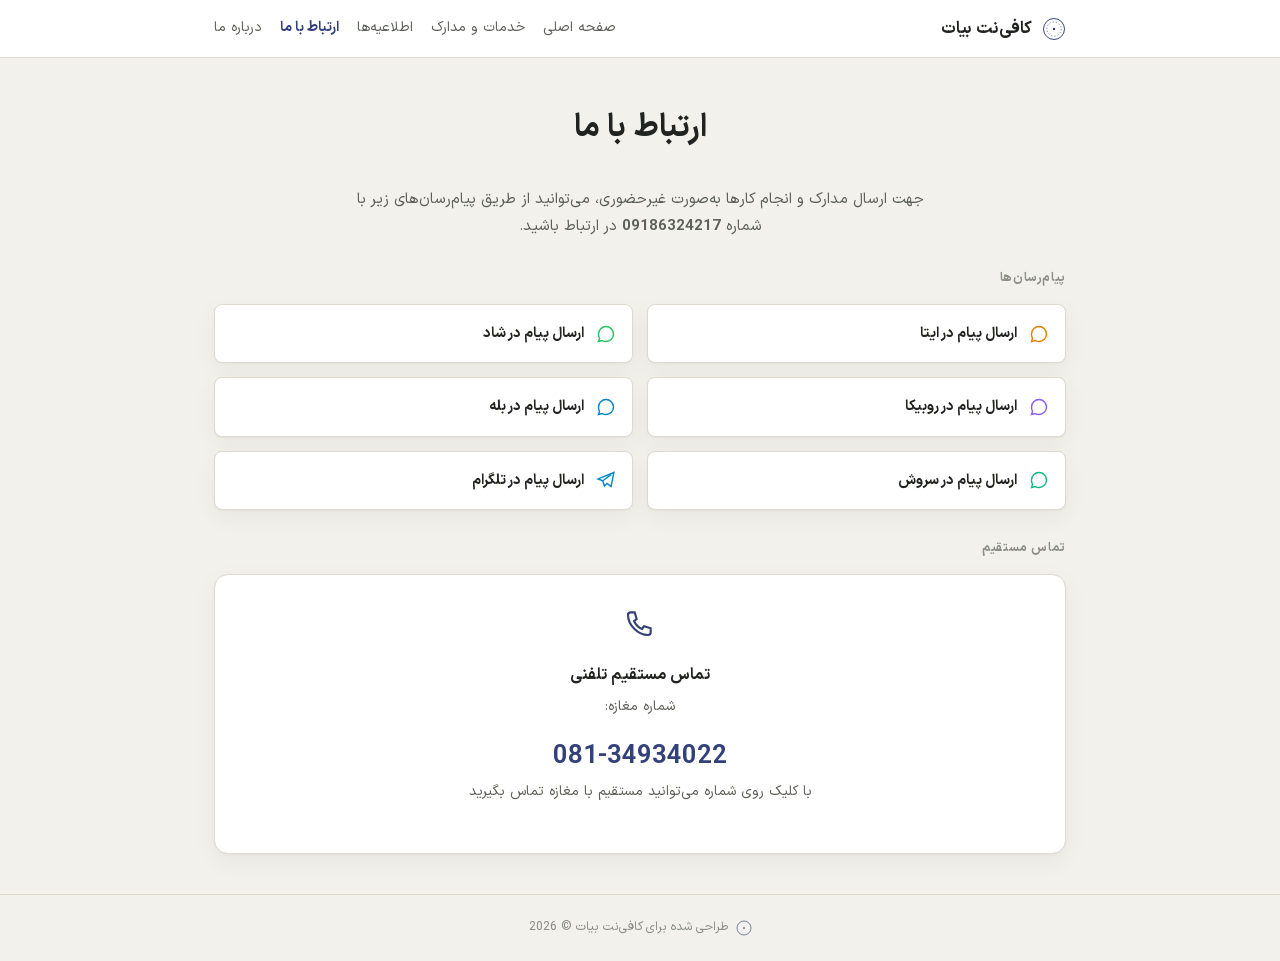
<file: contact.html>
<!DOCTYPE html>
<html lang="fa" dir="rtl">
<head>
    <meta charset="UTF-8">
    <meta name="viewport" content="width=device-width, initial-scale=1.0">
    <title>ارتباط با ما - کافی‌نت بیات</title>
    <link rel="stylesheet" href="style.css?v=2">
</head>
<body>

    <header class="site-header">
        <div class="page-wrap">
            <a href="index.html" class="brand">
                <svg class="stamp-mark" viewBox="0 0 40 40" aria-hidden="true">
                    <circle cx="20" cy="20" r="17.5" fill="none" stroke="currentColor" stroke-width="1.6"/>
                    <circle cx="20" cy="20" r="12" fill="none" stroke="currentColor" stroke-width="1.1" stroke-dasharray="2 3.4"/>
                    <circle cx="20" cy="20" r="2.1" fill="currentColor"/>
                </svg>
                <span class="brand-name">کافی‌نت بیات</span>
            </a>
                        <a href="tel:08134934022" class="header-call-btn" aria-label="تماس تلفنی مستقیم">
                <svg viewBox="0 0 24 24" fill="none" stroke="currentColor" stroke-width="1.7" aria-hidden="true"><path d="M5 4h3l1.5 5L7.5 10.5a12 12 0 0 0 6 6L15 14.5l5 1.5v3a2 2 0 0 1-2 2C10.5 21 3 13.5 3 6a2 2 0 0 1 2-2Z"/></svg>
            </a>
            <nav class="site-nav">
                <a href="index.html" class="nav-link">صفحه اصلی</a>
                <a href="services.html" class="nav-link">خدمات و مدارک</a>
                <a href="announcements.html" class="nav-link">اطلاعیه‌ها</a>
                <a href="contact.html" class="nav-link active">ارتباط با ما</a>
                <a href="about.html" class="nav-link">درباره ما</a>
            </nav>
        </div>
    </header>
    <nav class="bottom-nav" aria-label="ناوبری اصلی موبایل">
        <a href="index.html" class="bn-item">
            <svg viewBox="0 0 24 24" fill="none" stroke="currentColor" stroke-width="1.8" aria-hidden="true"><path d="M4 11.5 12 4l8 7.5"/><path d="M6 10v9.5a.5.5 0 0 0 .5.5H10v-6h4v6h3.5a.5.5 0 0 0 .5-.5V10"/></svg>
            <span>خانه</span>
        </a>
        <a href="services.html" class="bn-item">
            <svg viewBox="0 0 24 24" fill="none" stroke="currentColor" stroke-width="1.8" aria-hidden="true"><path d="M9 6h11M9 12h11M9 18h11"/><circle cx="4.5" cy="6" r="1.4"/><circle cx="4.5" cy="12" r="1.4"/><circle cx="4.5" cy="18" r="1.4"/></svg>
            <span>خدمات</span>
        </a>
        <a href="announcements.html" class="bn-item">
            <svg viewBox="0 0 24 24" fill="none" stroke="currentColor" stroke-width="1.8" aria-hidden="true"><path d="M3 10.5v3a2 2 0 0 0 2 2h1.2l3.3 4.2v-4.2H11l6-4V8.5l-6-4H6.2a2 2 0 0 0-2 2Z"/><path d="M19 8.7c.85.8 1.3 1.9 1.3 3.05s-.45 2.25-1.3 3.05"/></svg>
            <span>اطلاعیه‌ها</span>
        </a>
        <a href="contact.html" class="bn-item active">
            <svg viewBox="0 0 24 24" fill="none" stroke="currentColor" stroke-width="1.8" aria-hidden="true"><path d="M21 12c0 4.97-4.03 9-9 9-1.6 0-3.1-.42-4.4-1.16L3 21l1.24-3.73A8.96 8.96 0 0 1 3 12c0-4.97 4.03-9 9-9s9 4.03 9 9Z"/></svg>
            <span>ارتباط</span>
        </a>
        <a href="about.html" class="bn-item">
            <svg viewBox="0 0 24 24" fill="none" stroke="currentColor" stroke-width="1.8" aria-hidden="true"><circle cx="12" cy="12" r="9"/><path d="M12 8.3h.01M11.3 11h1.1v5.2h1"/></svg>
            <span>درباره ما</span>
        </a>
    </nav>


    <main class="page-wrap">

        <div class="page-intro">
            <h1>ارتباط با ما</h1>
        </div>

        <p class="contact-lead">جهت ارسال مدارک و انجام کارها به‌صورت غیرحضوری، می‌توانید از طریق پیام‌رسان‌های زیر با شماره  <strong>09186324217</strong> در ارتباط باشید.</p>

        <p class="section-label">پیام‌رسان‌ها</p>
        <div class="messenger-list">
            <a href="https://eitaa.com/bayatyasin" target="_blank" class="messenger-item" style="--tab-color:#E37D00">
                <svg class="messenger-icon" viewBox="0 0 24 24" fill="none" stroke="currentColor" stroke-width="1.7" aria-hidden="true"><path d="M21 12c0 4.97-4.03 9-9 9-1.6 0-3.1-.42-4.4-1.16L3 21l1.24-3.73A8.96 8.96 0 0 1 3 12c0-4.97 4.03-9 9-9s9 4.03 9 9Z"/></svg>
                ارسال پیام در ایتا
            </a>
            <a href="https://shad.ir/BAYATYASIN" target="_blank" class="messenger-item" style="--tab-color:#22C55E">
                <svg class="messenger-icon" viewBox="0 0 24 24" fill="none" stroke="currentColor" stroke-width="1.7" aria-hidden="true"><path d="M21 12c0 4.97-4.03 9-9 9-1.6 0-3.1-.42-4.4-1.16L3 21l1.24-3.73A8.96 8.96 0 0 1 3 12c0-4.97 4.03-9 9-9s9 4.03 9 9Z"/></svg>
                ارسال پیام در شاد
            </a>
            <a href="https://rubika.ir/Cofinetbayat" target="_blank" class="messenger-item" style="--tab-color:#8B5CF6">
                <svg class="messenger-icon" viewBox="0 0 24 24" fill="none" stroke="currentColor" stroke-width="1.7" aria-hidden="true"><path d="M21 12c0 4.97-4.03 9-9 9-1.6 0-3.1-.42-4.4-1.16L3 21l1.24-3.73A8.96 8.96 0 0 1 3 12c0-4.97 4.03-9 9-9s9 4.03 9 9Z"/></svg>
                ارسال پیام در روبیکا
            </a>
            <a href="https://ble.ir/yasinbayat" target="_blank" class="messenger-item" style="--tab-color:#0284C7">
                <svg class="messenger-icon" viewBox="0 0 24 24" fill="none" stroke="currentColor" stroke-width="1.7" aria-hidden="true"><path d="M21 12c0 4.97-4.03 9-9 9-1.6 0-3.1-.42-4.4-1.16L3 21l1.24-3.73A8.96 8.96 0 0 1 3 12c0-4.97 4.03-9 9-9s9 4.03 9 9Z"/></svg>
                ارسال پیام در بله
            </a>
            <a href="https://splus.ir/BAYATYASIN" target="_blank" class="messenger-item" style="--tab-color:#10B981">
                <svg class="messenger-icon" viewBox="0 0 24 24" fill="none" stroke="currentColor" stroke-width="1.7" aria-hidden="true"><path d="M21 12c0 4.97-4.03 9-9 9-1.6 0-3.1-.42-4.4-1.16L3 21l1.24-3.73A8.96 8.96 0 0 1 3 12c0-4.97 4.03-9 9-9s9 4.03 9 9Z"/></svg>
                ارسال پیام در سروش
            </a>
            <a href="https://t.me/bayatyasin" target="_blank" class="messenger-item" style="--tab-color:#0088CC">
                <svg class="messenger-icon" viewBox="0 0 24 24" fill="none" stroke="currentColor" stroke-width="1.7" aria-hidden="true"><path d="M21.5 3 2.5 10.7l5.6 2.2 2 6.4 3-3.3 5 3.7 3.4-16.7Z"/><path d="M8.1 12.9 18 5.5"/></svg>
                ارسال پیام در تلگرام
            </a>
        </div>

        <p class="section-label">تماس مستقیم</p>
        <div class="phone-card">
            <svg class="phone-card-icon" viewBox="0 0 24 24" fill="none" stroke="currentColor" stroke-width="1.6" aria-hidden="true">
                <path d="M5 4h3l1.5 5L7.5 10.5a12 12 0 0 0 6 6L15 14.5l5 1.5v3a2 2 0 0 1-2 2C10.5 21 3 13.5 3 6a2 2 0 0 1 2-2Z"/>
            </svg>
            <h3>تماس مستقیم تلفنی</h3>
            <p>شماره مغازه:</p>
            <a href="tel:08134934022" class="phone-number">081-34934022</a>
            <p class="phone-hint">با کلیک روی شماره می‌توانید مستقیم با مغازه تماس بگیرید</p>
        </div>

    </main>

    <footer class="site-footer">
        <div class="page-wrap">
            <svg class="stamp-mark" viewBox="0 0 40 40" aria-hidden="true">
                <circle cx="20" cy="20" r="17.5" fill="none" stroke="currentColor" stroke-width="1.6"/>
                <circle cx="20" cy="20" r="2.1" fill="currentColor"/>
            </svg>
            طراحی شده برای کافی‌نت بیات © 2026
        </div>
    </footer>

</body>
</html>
</file>
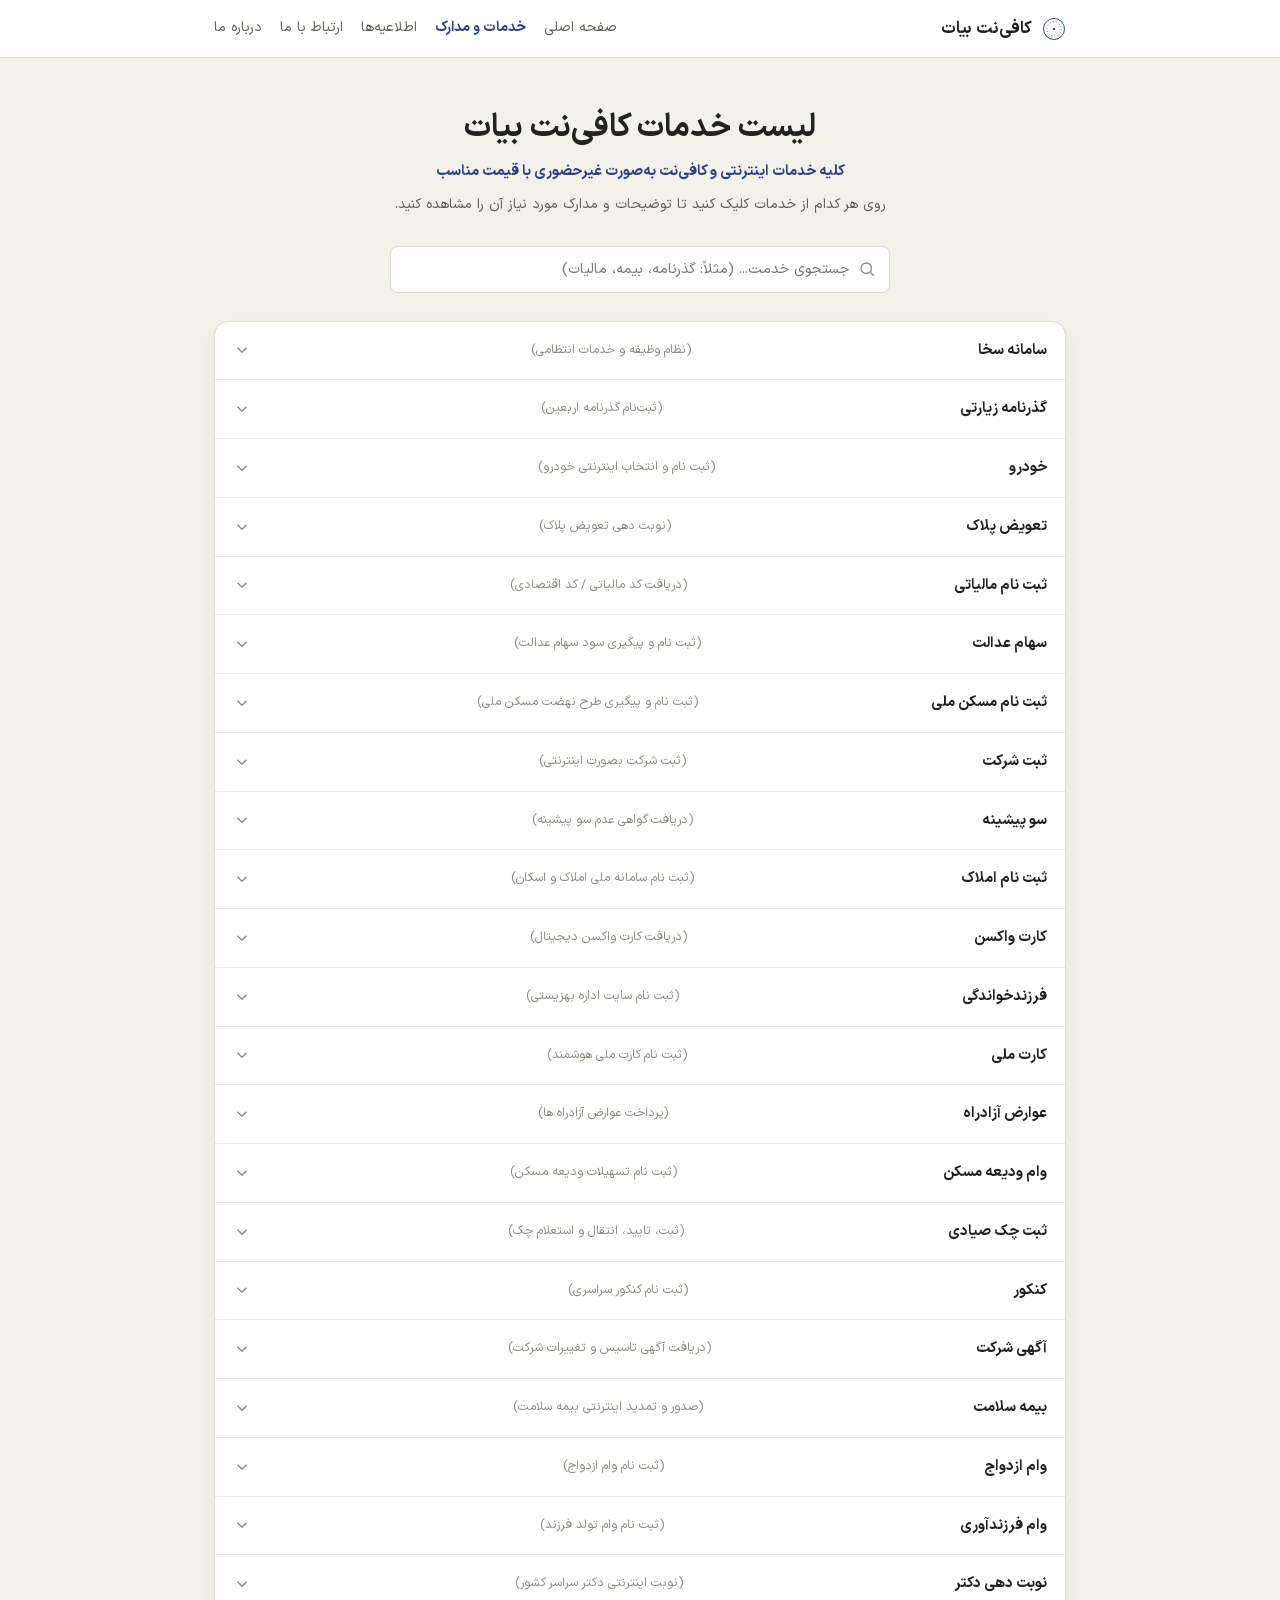
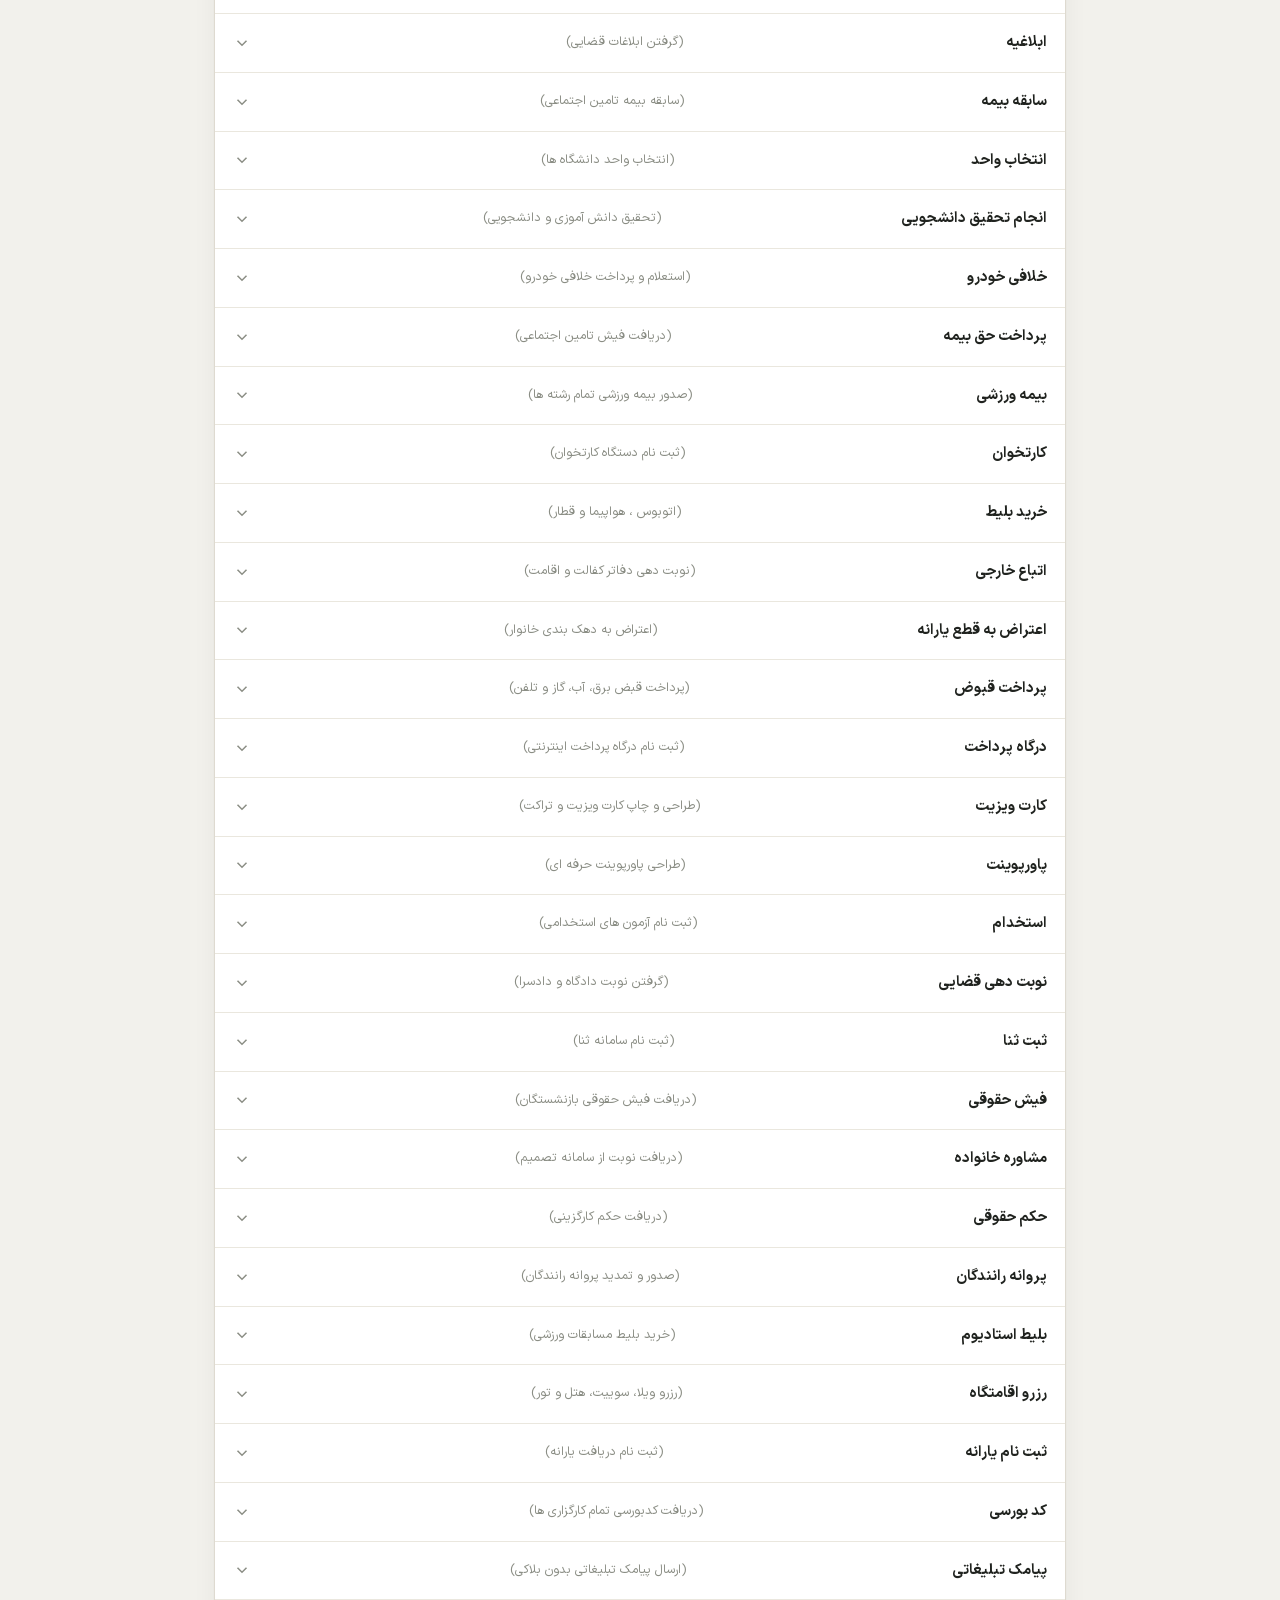
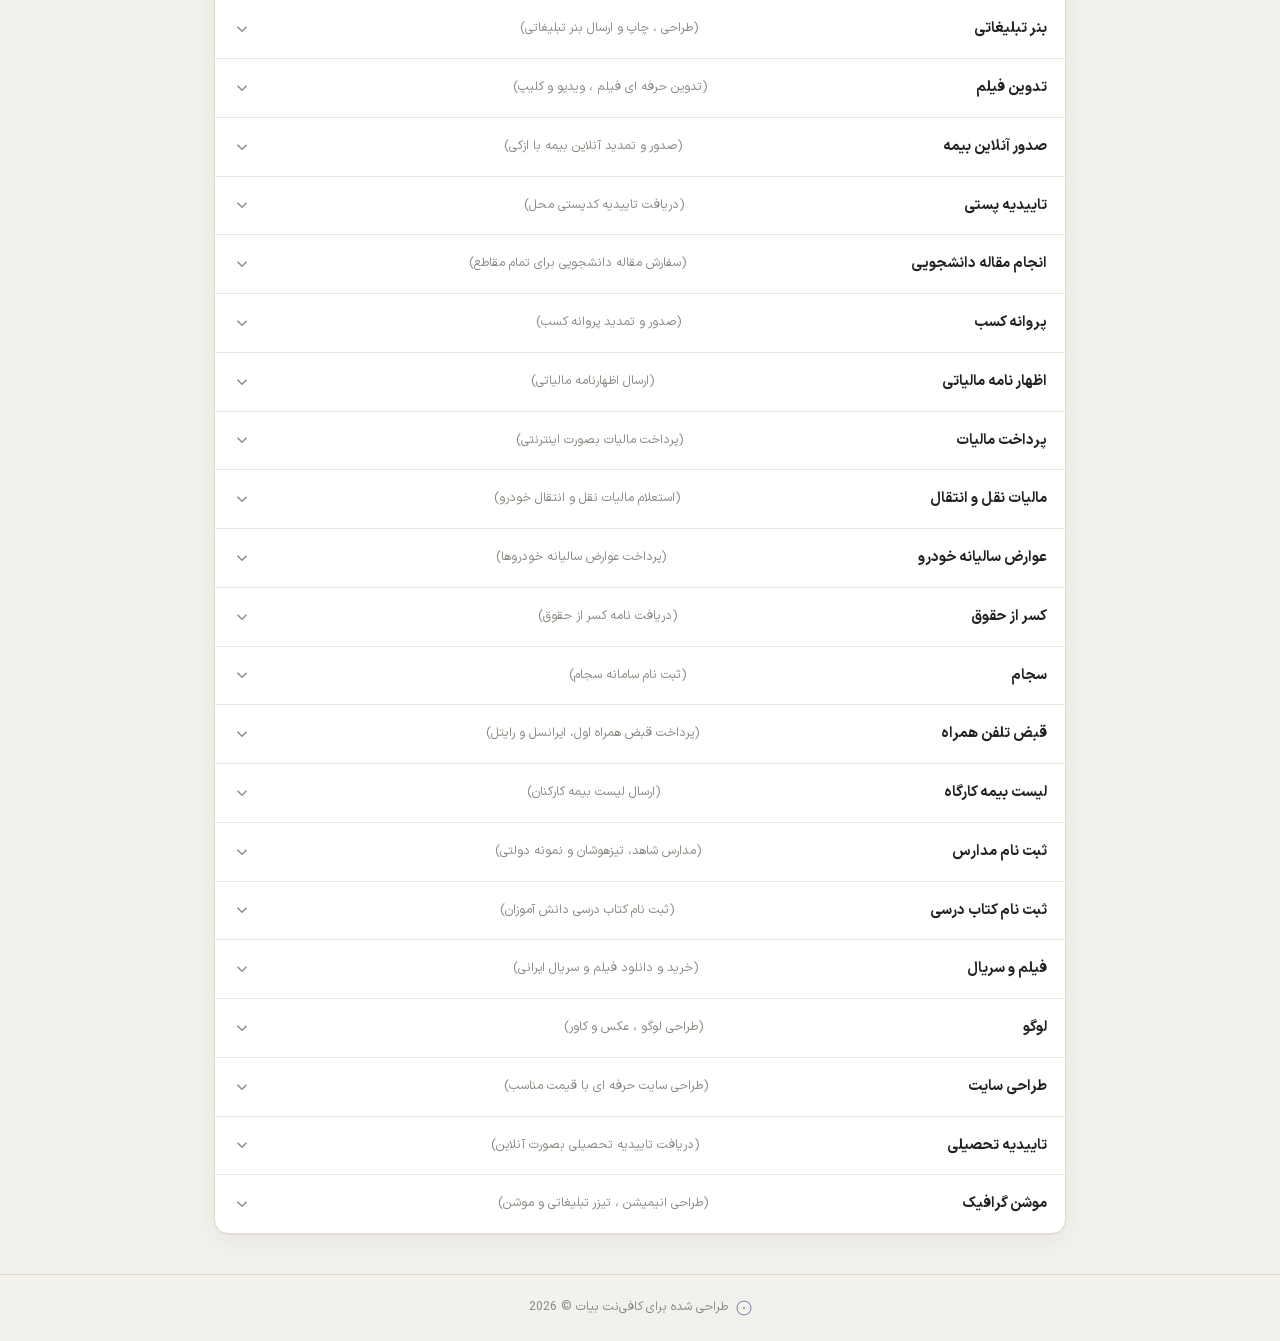
<file: services.html>
<!DOCTYPE html>
<html lang="fa" dir="rtl">
<head>
    <meta charset="UTF-8">
    <meta name="viewport" content="width=device-width, initial-scale=1.0">
    <title>خدمات و مدارک مورد نیاز - کافی‌نت بیات</title>
    <link class="styles" rel="stylesheet" href="style.css?v=2">
</head>
<body>

    <header class="site-header">
        <div class="page-wrap">
            <a href="index.html" class="brand">
                <svg class="stamp-mark" viewBox="0 0 40 40" aria-hidden="true">
                    <circle cx="20" cy="20" r="17.5" fill="none" stroke="currentColor" stroke-width="1.6"/>
                    <circle cx="20" cy="20" r="12" fill="none" stroke="currentColor" stroke-width="1.1" stroke-dasharray="2 3.4"/>
                    <circle cx="20" cy="20" r="2.1" fill="currentColor"/>
                </svg>
                <span class="brand-name">کافی‌نت بیات</span>
            </a>
                        <a href="tel:08134934022" class="header-call-btn" aria-label="تماس تلفنی مستقیم">
                <svg viewBox="0 0 24 24" fill="none" stroke="currentColor" stroke-width="1.7" aria-hidden="true"><path d="M5 4h3l1.5 5L7.5 10.5a12 12 0 0 0 6 6L15 14.5l5 1.5v3a2 2 0 0 1-2 2C10.5 21 3 13.5 3 6a2 2 0 0 1 2-2Z"/></svg>
            </a>
            <nav class="site-nav">
                <a href="index.html" class="nav-link">صفحه اصلی</a>
                <a href="services.html" class="nav-link active">خدمات و مدارک</a>
                <a href="announcements.html" class="nav-link">اطلاعیه‌ها</a>
                <a href="contact.html" class="nav-link">ارتباط با ما</a>
                <a href="about.html" class="nav-link">درباره ما</a>
            </nav>
        </div>
    </header>
    <nav class="bottom-nav" aria-label="ناوبری اصلی موبایل">
        <a href="index.html" class="bn-item">
            <svg viewBox="0 0 24 24" fill="none" stroke="currentColor" stroke-width="1.8" aria-hidden="true"><path d="M4 11.5 12 4l8 7.5"/><path d="M6 10v9.5a.5.5 0 0 0 .5.5H10v-6h4v6h3.5a.5.5 0 0 0 .5-.5V10"/></svg>
            <span>خانه</span>
        </a>
        <a href="services.html" class="bn-item active">
            <svg viewBox="0 0 24 24" fill="none" stroke="currentColor" stroke-width="1.8" aria-hidden="true"><path d="M9 6h11M9 12h11M9 18h11"/><circle cx="4.5" cy="6" r="1.4"/><circle cx="4.5" cy="12" r="1.4"/><circle cx="4.5" cy="18" r="1.4"/></svg>
            <span>خدمات</span>
        </a>
        <a href="announcements.html" class="bn-item">
            <svg viewBox="0 0 24 24" fill="none" stroke="currentColor" stroke-width="1.8" aria-hidden="true"><path d="M3 10.5v3a2 2 0 0 0 2 2h1.2l3.3 4.2v-4.2H11l6-4V8.5l-6-4H6.2a2 2 0 0 0-2 2Z"/><path d="M19 8.7c.85.8 1.3 1.9 1.3 3.05s-.45 2.25-1.3 3.05"/></svg>
            <span>اطلاعیه‌ها</span>
        </a>
        <a href="contact.html" class="bn-item">
            <svg viewBox="0 0 24 24" fill="none" stroke="currentColor" stroke-width="1.8" aria-hidden="true"><path d="M21 12c0 4.97-4.03 9-9 9-1.6 0-3.1-.42-4.4-1.16L3 21l1.24-3.73A8.96 8.96 0 0 1 3 12c0-4.97 4.03-9 9-9s9 4.03 9 9Z"/></svg>
            <span>ارتباط</span>
        </a>
        <a href="about.html" class="bn-item">
            <svg viewBox="0 0 24 24" fill="none" stroke="currentColor" stroke-width="1.8" aria-hidden="true"><circle cx="12" cy="12" r="9"/><path d="M12 8.3h.01M11.3 11h1.1v5.2h1"/></svg>
            <span>درباره ما</span>
        </a>
    </nav>


    <main class="page-wrap">

        <div class="page-intro">
            <h1>لیست خدمات کافی‌نت بیات</h1>
            <p class="slogan">کلیه خدمات اینترنتی و کافی‌نت به‌صورت غیرحضوری با قیمت مناسب</p>
            <p class="subtitle">روی هر کدام از خدمات کلیک کنید تا توضیحات و مدارک مورد نیاز آن را مشاهده کنید.</p>
        </div>

        <div class="filter-box">
            <input type="text" id="filterInput" class="filter-input" placeholder="جستجوی خدمت... (مثلاً: گذرنامه، بیمه، مالیات)">
            <svg class="filter-icon" viewBox="0 0 24 24" fill="none" stroke="currentColor" stroke-width="1.8" aria-hidden="true">
                <circle cx="11" cy="11" r="7"/><path d="M21 21l-4.3-4.3"/>
            </svg>
        </div>

        <div class="services-list" id="servicesList">

            <details>
                <summary>سامانه سخا <span class="tag">(نظام وظیفه و خدمات انتظامی)</span><svg class="chevron" viewBox="0 0 24 24" fill="none" stroke="currentColor" stroke-width="2"><path d="M6 9l6 6 6-6"/></svg></summary>
                <div class="service-content">
                    <p>مدارک مورد نیاز:</p>
                    <ul>
                        <li>کارت ملی و شناسنامه متقاضی</li>
                        <li>شماره موبایل فعال به نام خود شخص</li>
                        <li>کد پستی دقیق محل سکونت</li>
                    </ul>
                    <a href="contact.html" class="btn-send">سفارش غیرحضوری / ارسال مدارک</a>
                </div>
            </details>

            <details>
                <summary>گذرنامه زیارتی <span class="tag">(ثبت‌نام گذرنامه اربعین)</span><svg class="chevron" viewBox="0 0 24 24" fill="none" stroke="currentColor" stroke-width="2"><path d="M6 9l6 6 6-6"/></svg></summary>
                <div class="service-content">
                    <p>مدارک مورد نیاز:</p>
                    <ul>
                        <li>اصل شناسنامه و کارت ملی</li>
                        <li>یک قطعه عکس ۶×۴ جدید زمینه سفید</li>
                        <li>شماره موبایل به نام شخص متقاضی و کد پستی</li>
                    </ul>
                    <a href="contact.html" class="btn-send">سفارش غیرحضوری / ارسال مدارک</a>
                </div>
            </details>

            <details>
                <summary>خودرو <span class="tag">(ثبت نام و انتخاب اینترنتی خودرو)</span><svg class="chevron" viewBox="0 0 24 24" fill="none" stroke="currentColor" stroke-width="2"><path d="M6 9l6 6 6-6"/></svg></summary>
                <div class="service-content">
                    <p>مدارک عمومی مورد نیاز: کارت ملی، شناسنامه، گواهی‌نامه رانندگی، شماره شبای بانکی، کد پستی و شماره تماس به نام متقاضی.</p>
                    <a href="contact.html" class="btn-send">سفارش غیرحضوری / ارسال مدارک</a>
                </div>
            </details>

            <details>
                <summary>تعویض پلاک <span class="tag">(نوبت دهی تعویض پلاک)</span><svg class="chevron" viewBox="0 0 24 24" fill="none" stroke="currentColor" stroke-width="2"><path d="M6 9l6 6 6-6"/></svg></summary>
                <div class="service-content">
                    <p>اطلاعات لازم: مشخصات فردی خریدار یا فروشنده، کد ملی، شماره تلفن و انتخاب مرکز و زمان مدنظر.</p>
                    <a href="contact.html" class="btn-send">سفارش غیرحضوری / ارسال مدارک</a>
                </div>
            </details>

            <details>
                <summary>ثبت نام مالیاتی <span class="tag">(دریافت کد مالیاتی / کد اقتصادی)</span><svg class="chevron" viewBox="0 0 24 24" fill="none" stroke="currentColor" stroke-width="2"><path d="M6 9l6 6 6-6"/></svg></summary>
                <div class="service-content">
                    <p>مدارک لازم: اطلاعات هویتی، مجوز کسب (در صورت وجود)، اجاره‌نامه یا سند ملک تجاری/اداری، کد پستی.</p>
                    <a href="contact.html" class="btn-send">سفارش غیرحضوری / ارسال مدارک</a>
                </div>
            </details>

            <details>
                <summary>سهام عدالت <span class="tag">(ثبت نام و پیگیری سود سهام عدالت)</span><svg class="chevron" viewBox="0 0 24 24" fill="none" stroke="currentColor" stroke-width="2"><path d="M6 9l6 6 6-6"/></svg></summary>
                <div class="service-content">
                    <p>نیاز به مشخصات هویتی و شماره شبای بانکی معتبر تایید شده در سامانه سجام.</p>
                    <a href="contact.html" class="btn-send">سفارش غیرحضوری / ارسال مدارک</a>
                </div>
            </details>

            <details>
                <summary>ثبت نام مسکن ملی <span class="tag">(ثبت نام و پیگیری طرح نهضت مسکن ملی)</span><svg class="chevron" viewBox="0 0 24 24" fill="none" stroke="currentColor" stroke-width="2"><path d="M6 9l6 6 6-6"/></svg></summary>
                <div class="service-content">
                    <p>مدارک لازم: کارت ملی و شناسنامه متقاضی و افراد تحت تکفل، گواهی سابقه سکونت ۵ ساله در شهر مورد نظر.</p>
                    <a href="contact.html" class="btn-send">سفارش غیرحضوری / ارسال مدارک</a>
                </div>
            </details>

            <details>
                <summary>ثبت شرکت <span class="tag">(ثبت شرکت بصورت اینترنتی)</span><svg class="chevron" viewBox="0 0 24 24" fill="none" stroke="currentColor" stroke-width="2"><path d="M6 9l6 6 6-6"/></svg></summary>
                <div class="service-content">
                    <p>مدارک لازم: کپی مدارک هویتی اعضا و بازرسین، تعیین نام‌های پیشنهادی، آدرس و کد پستی شرکت، سرمایه اولیه.</p>
                    <a href="contact.html" class="btn-send">سفارش غیرحضوری / ارسال مدارک</a>
                </div>
            </details>

            <details>
                <summary>سو پیشینه <span class="tag">(دریافت گواهی عدم سو پیشینه)</span><svg class="chevron" viewBox="0 0 24 24" fill="none" stroke="currentColor" stroke-width="2"><path d="M6 9l6 6 6-6"/></svg></summary>
                <div class="service-content">
                    <p>پیش‌نیاز: متقاضی حتماً باید در سامانه ثنا ثبت‌نام کرده باشد.</p>
                    <a href="contact.html" class="btn-send">سفارش غیرحضوری / ارسال مدارک</a>
                </div>
            </details>

            <details>
                <summary>ثبت نام املاک <span class="tag">(ثبت نام سامانه ملی املاک و اسکان)</span><svg class="chevron" viewBox="0 0 24 24" fill="none" stroke="currentColor" stroke-width="2"><path d="M6 9l6 6 6-6"/></svg></summary>
                <div class="service-content">
                    <p>اطلاعات لازم: مشخصات ملک (سند یا اجاره‌نامه)، کد پستی ملک، شناسه قبض برق و مشخصات سکونتی اعضای خانوار.</p>
                    <a href="contact.html" class="btn-send">سفارش غیرحضوری / ارسال مدارک</a>
                </div>
            </details>

            <details>
                <summary>کارت واکسن <span class="tag">(دریافت کارت واکسن دیجیتال)</span><svg class="chevron" viewBox="0 0 24 24" fill="none" stroke="currentColor" stroke-width="2"><path d="M6 9l6 6 6-6"/></svg></summary>
                <div class="service-content">
                    <p>نیاز به کد ملی، تاریخ تولد و شماره موبایلی که هنگام واکسیناسیون ثبت شده است.</p>
                    <a href="contact.html" class="btn-send">سفارش غیرحضوری / ارسال مدارک</a>
                </div>
            </details>

            <details>
                <summary>فرزندخواندگی <span class="tag">(ثبت نام سایت اداره بهزیستی)</span><svg class="chevron" viewBox="0 0 24 24" fill="none" stroke="currentColor" stroke-width="2"><path d="M6 9l6 6 6-6"/></svg></summary>
                <div class="service-content">
                    <p>مدارک و مراحل اولیه طبق ضوابط سایت سامانه ملی فرزندخواندگی بهزیستی انجام می‌شود.</p>
                    <a href="contact.html" class="btn-send">سفارش غیرحضوری / ارسال مدارک</a>
                </div>
            </details>

            <details>
                <summary>کارت ملی <span class="tag">(ثبت نام کارت ملی هوشمند)</span><svg class="chevron" viewBox="0 0 24 24" fill="none" stroke="currentColor" stroke-width="2"><path d="M6 9l6 6 6-6"/></svg></summary>
                <div class="service-content">
                    <p>مدارک لازم: شناسنامه عکس‌دار، همراه داشتن شماره تماس به نام خود شخص و مشخصات کد پستی.</p>
                    <a href="contact.html" class="btn-send">سفارش غیرحضوری / ارسال مدارک</a>
                </div>
            </details>

            <details>
                <summary>عوارض آزادراه <span class="tag">(پرداخت عوارض آزادراه ها)</span><svg class="chevron" viewBox="0 0 24 24" fill="none" stroke="currentColor" stroke-width="2"><path d="M6 9l6 6 6-6"/></svg></summary>
                <div class="service-content">
                    <p>نیاز به شماره پلاک خودرو جهت استعلام و تسویه آنلاین آنی عوارض آزادراهی کشور.</p>
                    <a href="contact.html" class="btn-send">سفارش غیرحضوری / ارسال مدارک</a>
                </div>
            </details>

            <details>
                <summary>وام ودیعه مسکن <span class="tag">(ثبت نام تسهیلات ودیعه مسکن)</span><svg class="chevron" viewBox="0 0 24 24" fill="none" stroke="currentColor" stroke-width="2"><path d="M6 9l6 6 6-6"/></svg></summary>
                <div class="service-content">
                    <p>مدارک لازم: اجاره‌نامه رسمی دارای کد رهگیری معتبر و اسناد هویتی متقاضی.</p>
                    <a href="contact.html" class="btn-send">سفارش غیرحضوری / ارسال مدارک</a>
                </div>
            </details>

            <details>
                <summary>ثبت چک صیادی <span class="tag">(ثبت، تایید، انتقال و استعلام چک)</span><svg class="chevron" viewBox="0 0 24 24" fill="none" stroke="currentColor" stroke-width="2"><path d="M6 9l6 6 6-6"/></svg></summary>
                <div class="service-content">
                    <p>نیاز به شناسه صیادی ۱۶ رقمی، اطلاعات کارت بانکی صادرکننده و مشخصات گیرنده چک.</p>
                    <a href="contact.html" class="btn-send">سفارش غیرحضوری / ارسال مدارک</a>
                </div>
            </details>

            <details>
                <summary>کنکور <span class="tag">(ثبت نام کنکور سراسری)</span><svg class="chevron" viewBox="0 0 24 24" fill="none" stroke="currentColor" stroke-width="2"><path d="M6 9l6 6 6-6"/></svg></summary>
                <div class="service-content">
                    <p>مدارک لازم: اطلاعات هویتی، کد سوابق تحصیلی دیپلم و پیش‌دانشگاهی، عکس پرسنلی دیجیتال، کد پستی.</p>
                    <a href="contact.html" class="btn-send">سفارش غیرحضوری / ارسال مدارک</a>
                </div>
            </details>

            <details>
                <summary>آگهی شرکت <span class="tag">(دریافت آگهی تاسیس و تغییرات شرکت)</span><svg class="chevron" viewBox="0 0 24 24" fill="none" stroke="currentColor" stroke-width="2"><path d="M6 9l6 6 6-6"/></svg></summary>
                <div class="service-content">
                    <p>نیاز به شماره ثبت شرکت, شناسه ملی شرکت یا نام کامل شرکت جهت استعلام و دریافت روزنامه رسمی.</p>
                    <a href="contact.html" class="btn-send">سفارش غیرحضوری / ارسال مدارک</a>
                </div>
            </details>

            <details>
                <summary>بیمه سلامت <span class="tag">(صدور و تمدید اینترنتی بیمه سلامت)</span><svg class="chevron" viewBox="0 0 24 24" fill="none" stroke="currentColor" stroke-width="2"><path d="M6 9l6 6 6-6"/></svg></summary>
                <div class="service-content">
                    <p>نیاز به کد ملی و شماره موبایل سرپرست خانوار جهت احراز هویت و تمدید دفترچه دیجیتال.</p>
                    <a href="contact.html" class="btn-send">سفارش غیرحضوری / ارسال مدارک</a>
                </div>
            </details>

            <details>
                <summary>وام ازدواج <span class="tag">(ثبت نام وام ازدواج)</span><svg class="chevron" viewBox="0 0 24 24" fill="none" stroke="currentColor" stroke-width="2"><path d="M6 9l6 6 6-6"/></svg></summary>
                <div class="service-content">
                    <p>مدارک لازم: سند ازدواج، شناسنامه و کارت ملی زوجین، شماره تماس شخصی به نام متقاضی.</p>
                    <a href="contact.html" class="btn-send">سفارش غیرحضوری / ارسال مدارک</a>
                </div>
            </details>

            <details>
                <summary>وام فرزندآوری <span class="tag">(ثبت نام وام تولد فرزند)</span><svg class="chevron" viewBox="0 0 24 24" fill="none" stroke="currentColor" stroke-width="2"><path d="M6 9l6 6 6-6"/></svg></summary>
                <div class="service-content">
                    <p>مدارک لازم: شناسنامه فرزند، شناسنامه پدر، کارت ملی پدر و کد پستی دقیق.</p>
                    <a href="contact.html" class="btn-send">سفارش غیرحضوری / ارسال مدارک</a>
                </div>
            </details>

            <details>
                <summary>نوبت دهی دکتر <span class="tag">(نوبت اینترنتی دکتر سراسر کشور)</span><svg class="chevron" viewBox="0 0 24 24" fill="none" stroke="currentColor" stroke-width="2"><path d="M6 9l6 6 6-6"/></svg></summary>
                <div class="service-content">
                    <p>ارائه نام پزشک، شهر، تخصص و اطلاعات بیمار جهت رزرو نوبت از سامانه‌های معتبر پزشکی.</p>
                    <a href="contact.html" class="btn-send">سفارش غیرحضوری / ارسال مدارک</a>
                </div>
            </details>

            <details>
                <summary>ابلاغیه <span class="tag">(گرفتن ابلاغات قضایی)</span><svg class="chevron" viewBox="0 0 24 24" fill="none" stroke="currentColor" stroke-width="2"><path d="M6 9l6 6 6-6"/></svg></summary>
                <div class="service-content">
                    <p>نیاز به کد ملی و رمز موقت سامانه ثنا (ابلاغ الکترونیک قوه قضاییه).</p>
                    <a href="contact.html" class="btn-send">سفارش غیرحضوری / ارسال مدارک</a>
                </div>
            </details>

            <details>
                <summary>سابقه بیمه <span class="tag">(سابقه بیمه تامین اجتماعی)</span><svg class="chevron" viewBox="0 0 24 24" fill="none" stroke="currentColor" stroke-width="2"><path d="M6 9l6 6 6-6"/></svg></summary>
                <div class="service-content">
                    <p>نیاز به داشتن حساب کاربری در سامانه تامین اجتماعی (در صورت نداشتن، ثبت نام انجام می‌شود).</p>
                    <a href="contact.html" class="btn-send">سفارش غیرحضوری / ارسال مدارک</a>
                </div>
            </details>

            <details>
                <summary>انتخاب واحد <span class="tag">(انتخاب واحد دانشگاه ها)</span><svg class="chevron" viewBox="0 0 24 24" fill="none" stroke="currentColor" stroke-width="2"><path d="M6 9l6 6 6-6"/></svg></summary>
                <div class="service-content">
                    <p>مدارک لازم: شماره دانشجویی، رمز عبور پرتال دانشگاهی (گلستان، آموزشیار و...) و لیست دروس درخواستی.</p>
                    <a href="contact.html" class="btn-send">سفارش غیرحضوری / ارسال مدارک</a>
                </div>
            </details>

            <details>
                <summary>انجام تحقیق دانشجویی <span class="tag">(تحقیق دانش آموزی و دانشجویی)</span><svg class="chevron" viewBox="0 0 24 24" fill="none" stroke="currentColor" stroke-width="2"><path d="M6 9l6 6 6-6"/></svg></summary>
                <div class="service-content">
                    <p>ارائه موضوع تحقیق،تعداد صفحات مدنظر و فرمت درخواستی جهت آماده‌سازی فایل اصلی.</p>
                    <a href="contact.html" class="btn-send">سفارش غیرحضوری / ارسال مدارک</a>
                </div>
            </details>

            <details>
                <summary>خلافی خودرو <span class="tag">(استعلام و پرداخت خلافی خودرو)</span><svg class="chevron" viewBox="0 0 24 24" fill="none" stroke="currentColor" stroke-width="2"><path d="M6 9l6 6 6-6"/></svg></summary>
                <div class="service-content">
                    <p>نیاز به شماره پلاک خودرو، کارت ملی و شماره موبایل مالک خودرو جهت استعلام دقیق و آنی.</p>
                    <a href="contact.html" class="btn-send">سفارش غیرحضوری / ارسال مدارک</a>
                </div>
            </details>

            <details>
                <summary>پرداخت حق بیمه <span class="tag">(دریافت فیش تامین اجتماعی)</span><svg class="chevron" viewBox="0 0 24 24" fill="none" stroke="currentColor" stroke-width="2"><path d="M6 9l6 6 6-6"/></svg></summary>
                <div class="service-content">
                    <p>ارائه کد ملی سرپرست یا کد کارگاهی/بیمه‌ای جهت صدور برگه پرداخت حق بیمه معتبر.</p>
                    <a href="contact.html" class="btn-send">سفارش غیرحضوری / ارسال مدارک</a>
                </div>
            </details>

            <details>
                <summary>بیمه ورزشی <span class="tag">(صدور بیمه ورزشی تمام رشته ها)</span><svg class="chevron" viewBox="0 0 24 24" fill="none" stroke="currentColor" stroke-width="2"><path d="M6 9l6 6 6-6"/></svg></summary>
                <div class="service-content">
                    <p>نیاز به کد ملی، تاریخ تولد، شماره تماس و نام رشته ورزشی جهت صدور آنلاین کارت بیمه ورزشی فدراسیون.</p>
                    <a href="contact.html" class="btn-send">سفارش غیرحضوری / ارسال مدارک</a>
                </div>
            </details>

            <details>
                <summary>کارتخوان <span class="tag">(ثبت نام دستگاه کارتخوان)</span><svg class="chevron" viewBox="0 0 24 24" fill="none" stroke="currentColor" stroke-width="2"><path d="M6 9l6 6 6-6"/></svg></summary>
                <div class="service-content">
                    <p>مدارک لازم: اسناد هویتی، شماره حساب و شبا، سند یا اجاره‌نامه محل کسب و داشتن کد مالیاتی فعال.</p>
                    <a href="contact.html" class="btn-send">سفارش غیرحضوری / ارسال مدارک</a>
                </div>
            </details>

            <details>
                <summary>خرید بلیط <span class="tag">(اتوبوس ، هواپیما و قطار)</span><svg class="chevron" viewBox="0 0 24 24" fill="none" stroke="currentColor" stroke-width="2"><path d="M6 9l6 6 6-6"/></svg></summary>
                <div class="service-content">
                    <p>اطلاعات لازم: مبدا، مقصد، تاریخ حرکت و مشخصات هویتی دقیق مسافران (کد ملی و تاریخ تولد).</p>
                    <a href="contact.html" class="btn-send">سفارش غیرحضوری / ارسال مدارک</a>
                </div>
            </details>

            <details>
                <summary>اتباع خارجی <span class="tag">(نوبت دهی دفاتر کفالت و اقامت)</span><svg class="chevron" viewBox="0 0 24 24" fill="none" stroke="currentColor" stroke-width="2"><path d="M6 9l6 6 6-6"/></svg></summary>
                <div class="service-content">
                    <p>ثبت نام و نوبت‌دهی آنلاین طبق کدهای اختصاصی اتباع و مدارک هویتی معتبر آن‌ها.</p>
                    <a href="contact.html" class="btn-send">سفارش غیرحضوری / ارسال مدارک</a>
                </div>
            </details>

            <details>
                <summary>اعتراض به قطع یارانه <span class="tag">(اعتراض به دهک بندی خانوار)</span><svg class="chevron" viewBox="0 0 24 24" fill="none" stroke="currentColor" stroke-width="2"><path d="M6 9l6 6 6-6"/></svg></summary>
                <div class="service-content">
                    <p>نیاز به اطلاعات سرپرست خانوار جهت ورود به سامانه حمایت و ثبت درخواست بررسی دهک‌بندی.</p>
                    <a href="contact.html" class="btn-send">سفارش غیرحضوری / ارسال مدارک</a>
                </div>
            </details>

            <details>
                <summary>پرداخت قبوض <span class="tag">(پرداخت قبض برق، آب، گاز و تلفن)</span><svg class="chevron" viewBox="0 0 24 24" fill="none" stroke="currentColor" stroke-width="2"><path d="M6 9l6 6 6-6"/></svg></summary>
                <div class="service-content">
                    <p>ارائه شناسه قبض و شناسه پرداخت یا شماره تلفن جهت استعلام بدهی و پرداخت آنی.</p>
                    <a href="contact.html" class="btn-send">سفارش غیرحضوری / ارسال مدارک</a>
                </div>
            </details>

            <details>
                <summary>درگاه پرداخت <span class="tag">(ثبت نام درگاه پرداخت اینترنتی)</span><svg class="chevron" viewBox="0 0 24 24" fill="none" stroke="currentColor" stroke-width="2"><path d="M6 9l6 6 6-6"/></svg></summary>
                <div class="service-content">
                    <p>مدارک لازم: اسناد هویتی، آدرس سایت، حساب بانکی و داشتن پرونده مالیاتی فعال.</p>
                    <a href="contact.html" class="btn-send">سفارش غیرحضوری / ارسال مدارک</a>
                </div>
            </details>

            <details>
                <summary>کارت ویزیت <span class="tag">(طراحی و چاپ کارت ویزیت و تراکت)</span><svg class="chevron" viewBox="0 0 24 24" fill="none" stroke="currentColor" stroke-width="2"><path d="M6 9l6 6 6-6"/></svg></summary>
                <div class="service-content">
                    <p>ارسال متن، اطلاعات تماس، لوگو و سبک طراحی مدنظر شما جهت شروع پروسه طراحی حرفه‌ای.</p>
                    <a href="contact.html" class="btn-send">سفارش غیرحضوری / ارسال مدارک</a>
                </div>
            </details>

            <details>
                <summary>پاورپوینت <span class="tag">(طراحی پاورپوینت حرفه ای)</span><svg class="chevron" viewBox="0 0 24 24" fill="none" stroke="currentColor" stroke-width="2"><path d="M6 9l6 6 6-6"/></svg></summary>
                <div class="service-content">
                    <p>ارسال متن خام تحقیق یا فایل متنی به همراه سلیقه رنگ‌بندی جهت ساخت اسلایدهای شیک و متحرک.</p>
                    <a href="contact.html" class="btn-send">سفارش غیرحضوری / ارسال مدارک</a>
                </div>
            </details>

            <details>
                <summary>استخدام <span class="tag">(ثبت نام آزمون های استخدامی)</span><svg class="chevron" viewBox="0 0 24 24" fill="none" stroke="currentColor" stroke-width="2"><path d="M6 9l6 6 6-6"/></svg></summary>
                <div class="service-content">
                    <p>مدارک عمومی: عکس پرسنلی، مشخصات شناسنامه‌ای، اطلاعات دقیق مدرک تحصیلی و کارت پایان خدمت (آقایان).</p>
                    <a href="contact.html" class="btn-send">سفارش غیرحضوری / ارسال مدارک</a>
                </div>
            </details>

            <details>
                <summary>نوبت دهی قضایی <span class="tag">(گرفتن نوبت دادگاه و دادسرا)</span><svg class="chevron" viewBox="0 0 24 24" fill="none" stroke="currentColor" stroke-width="2"><path d="M6 9l6 6 6-6"/></svg></summary>
                <div class="service-content">
                    <p>نیاز به ثبت نام ثنا، شماره ابلاغیه یا پرونده و انتخاب شعبه قضایی مدنظر.</p>
                    <a href="contact.html" class="btn-send">سفارش غیرحضوری / ارسال مدارک</a>
                </div>
            </details>

            <details>
                <summary>ثبت ثنا <span class="tag">(ثبت نام سامانه ثنا)</span><svg class="chevron" viewBox="0 0 24 24" fill="none" stroke="currentColor" stroke-width="2"><path d="M6 9l6 6 6-6"/></svg></summary>
                <div class="service-content">
                    <p>مدارک لازم: کارت ملی، شناسنامه، کد پستی، شماره تماس به نام متقاضی جهت احراز هویت الکترونیکی.</p>
                    <a href="contact.html" class="btn-send">سفارش غیرحضوری / ارسال مدارک</a>
                </div>
            </details>

            <details>
                <summary>فیش حقوقی <span class="tag">(دریافت فیش حقوقی بازنشستگان)</span><svg class="chevron" viewBox="0 0 24 24" fill="none" stroke="currentColor" stroke-width="2"><path d="M6 9l6 6 6-6"/></svg></summary>
                <div class="service-content">
                    <p>مدارک لازم: شماره کشوری/پرسنلی، کد ملی و شماره حساب بانکی دریافت حقوق.</p>
                    <a href="contact.html" class="btn-send">سفارش غیرحضوری / ارسال مدارک</a>
                </div>
            </details>

            <details>
                <summary>مشاوره خانواده <span class="tag">(دریافت نوبت از سامانه تصمیم)</span><svg class="chevron" viewBox="0 0 24 24" fill="none" stroke="currentColor" stroke-width="2"><path d="M6 9l6 6 6-6"/></svg></summary>
                <div class="service-content">
                    <p>ثبت نام و نوبت‌دهی آنلاین در سامانه تصمیم جهت مشاوره‌های قبل از طلاق یا خانواده.</p>
                    <a href="contact.html" class="btn-send">سفارش غیرحضوری / ارسال مدارک</a>
                </div>
            </details>

            <details>
                <summary>حکم حقوقی <span class="tag">(دریافت حکم کارگزینی)</span><svg class="chevron" viewBox="0 0 24 24" fill="none" stroke="currentColor" stroke-width="2"><path d="M6 9l6 6 6-6"/></svg></summary>
                <div class="service-content">
                    <p>ویژه کارمندان و بازنشستگان دولتی و کشوری با استفاده از کدهای پرسنلی و هویتی.</p>
                    <a href="contact.html" class="btn-send">سفارش غیرحضوری / ارسال مدارک</a>
                </div>
            </details>

            <details>
                <summary>پروانه رانندگان <span class="tag">(صدور و تمدید پروانه رانندگان)</span><svg class="chevron" viewBox="0 0 24 24" fill="none" stroke="currentColor" stroke-width="2"><path d="M6 9l6 6 6-6"/></svg></summary>
                <div class="service-content">
                    <p>انجام امورات تمدید و صدور مجوزها و پروانه‌های شهری و باربری رانندگان محترم.</p>
                    <a href="contact.html" class="btn-send">سفارش غیرحضوری / ارسال مدارک</a>
                </div>
            </details>

            <details>
                <summary>بلیط استادیوم <span class="tag">(خرید بلیط مسابقات ورزشی)</span><svg class="chevron" viewBox="0 0 24 24" fill="none" stroke="currentColor" stroke-width="2"><path d="M6 9l6 6 6-6"/></svg></summary>
                <div class="service-content">
                    <p>نیاز به کد ملی، مشخصات فردی و کارت بانکی دارای رمز پویا در زمان باز شدن فروش بلیط بازی‌ها.</p>
                    <a href="contact.html" class="btn-send">سفارش غیرحضوری / ارسال مدارک</a>
                </div>
            </details>

            <details>
                <summary>رزرو اقامتگاه <span class="tag">(رزرو ویلا، سوییت، هتل و تور)</span><svg class="chevron" viewBox="0 0 24 24" fill="none" stroke="currentColor" stroke-width="2"><path d="M6 9l6 6 6-6"/></svg></summary>
                <div class="service-content">
                    <p>انتخاب مقصد، تاریخ و مشخصات مسافران جهت رزرو آنلاین در بهترین پلتفرم‌های رزرواسیون کستور.</p>
                    <a href="contact.html" class="btn-send">سفارش غیرحضوری / ارسال مدارک</a>
                </div>
            </details>

            <details>
                <summary>ثبت نام یارانه <span class="tag">(ثبت نام دریافت یارانه)</span><svg class="chevron" viewBox="0 0 24 24" fill="none" stroke="currentColor" stroke-width="2"><path d="M6 9l6 6 6-6"/></svg></summary>
                <div class="service-content">
                    <p>انجام امورات مربوط به ثبت نام جاماندگان یارانه یا تفکیک خانوار طبق آخرین قوانین سامانه یارانه.</p>
                    <a href="contact.html" class="btn-send">سفارش غیرحضوری / ارسال مدارک</a>
                </div>
            </details>

            <details>
                <summary>کد بورسی <span class="tag">(دریافت کدبورسی تمام کارگزاری ها)</span><svg class="chevron" viewBox="0 0 24 24" fill="none" stroke="currentColor" stroke-width="2"><path d="M6 9l6 6 6-6"/></svg></summary>
                <div class="service-content">
                    <p>نیاز به ثبت نام اولیه در سجام و احراز هویت جهت صدور کد معاملاتی بورس.</p>
                    <a href="contact.html" class="btn-send">سفارش غیرحضوری / ارسال مدارک</a>
                </div>
            </details>

            <details>
                <summary>پیامک تبلیغاتی <span class="tag">(ارسال پیامک تبلیغاتی بدون بلاکی)</span><svg class="chevron" viewBox="0 0 24 24" fill="none" stroke="currentColor" stroke-width="2"><path d="M6 9l6 6 6-6"/></svg></summary>
                <div class="service-content">
                    <p>ارسال متن تبلیغاتی شما به بانک شماره‌های هدف (مشاغل، منطقه‌ای و...) حتی برای شماره‌های بلک‌لیست.</p>
                    <a href="contact.html" class="btn-send">سفارش غیرحضوری / ارسال مدارک</a>
                </div>
            </details>

            <details>
                <summary>بنر تبلیغاتی <span class="tag">(طراحی ، چاپ و ارسال بنر تبلیغاتی)</span><svg class="chevron" viewBox="0 0 24 24" fill="none" stroke="currentColor" stroke-width="2"><path d="M6 9l6 6 6-6"/></svg></summary>
                <div class="service-content">
                    <p>طراحی حرفه‌ای بنرهای مناسبتی، مغازه یا فضاهای مجازی با بالاترین کیفیت متناسب با ایده شما.</p>
                    <a href="contact.html" class="btn-send">سفارش غیرحضوری / ارسال مدارک</a>
                </div>
            </details>

            <details>
                <summary>تدوین فیلم <span class="tag">(تدوین حرفه ای فیلم ، ویدیو و کلیپ)</span><svg class="chevron" viewBox="0 0 24 24" fill="none" stroke="currentColor" stroke-width="2"><path d="M6 9l6 6 6-6"/></svg></summary>
                <div class="service-content">
                    <p>ادیت، صداگذاری، برش و افکت‌گذاری روی ویدیوهای اینستاگرامی، آموزشی و شخصی شما.</p>
                    <a href="contact.html" class="btn-send">سفارش غیرحضوری / ارسال مدارک</a>
                </div>
            </details>

            <details>
                <summary>صدور آنلاین بیمه <span class="tag">(صدور و تمدید آنلاین بیمه با ازکی)</span><svg class="chevron" viewBox="0 0 24 24" fill="none" stroke="currentColor" stroke-width="2"><path d="M6 9l6 6 6-6"/></svg></summary>
                <div class="service-content">
                    <p>بیمه شخص ثالث، بدنه، آتش‌سوزی و... با استعلام قیمت از تمام شرکت‌های بیمه‌ای کشور.</p>
                    <a href="contact.html" class="btn-send">سفارش غیرحضوری / ارسال مدارک</a>
                </div>
            </details>

            <details>
                <summary>تاییدیه پستی <span class="tag">(دریافت تاییدیه کدپستی محل)</span><svg class="chevron" viewBox="0 0 24 24" fill="none" stroke="currentColor" stroke-width="2"><path d="M6 9l6 6 6-6"/></svg></summary>
                <div class="service-content">
                    <p>نیاز به آدرس دقیق و کد پستی ۱۰ رقمی ملک جهت دریافت فایل رسمی تاییدیه شرکت پست.</p>
                    <a href="contact.html" class="btn-send">سفارش غیرحضوری / ارسال مدارک</a>
                </div>
            </details>

            <details>
                <summary>انجام مقاله دانشجویی <span class="tag">(سفارش مقاله دانشجویی برای تمام مقاطع)</span><svg class="chevron" viewBox="0 0 24 24" fill="none" stroke="currentColor" stroke-width="2"><path d="M6 9l6 6 6-6"/></svg></summary>
                <div class="service-content">
                    <p>پذیرش سفارش نگارش، ترجمه یا گردآوری مقالات علمی بر اساس استانداردهای دانشگاهی.</p>
                    <a href="contact.html" class="btn-send">سفارش غیرحضوری / ارسال مدارک</a>
                </div>
            </details>

            <details>
                <summary>پروانه کسب <span class="tag">(صدور و تمدید پروانه کسب)</span><svg class="chevron" viewBox="0 0 24 24" fill="none" stroke="currentColor" stroke-width="2"><path d="M6 9l6 6 6-6"/></svg></summary>
                <div class="service-content">
                    <p>ثبت نام در سامانه نوین اصناف و درگاه ملی مجوزها، بارگذاری مدارک هویتی، سند یا اجاره‌نامه ملک.</p>
                    <a href="contact.html" class="btn-send">سفارش غیرحضوری / ارسال مدارک</a>
                </div>
            </details>

            <details>
                <summary>اظهار نامه مالیاتی <span class="tag">(ارسال اظهارنامه مالیاتی)</span><svg class="chevron" viewBox="0 0 24 24" fill="none" stroke="currentColor" stroke-width="2"><path d="M6 9l6 6 6-6"/></svg></summary>
                <div class="service-content">
                    <p>ویژه مشاغل خودرو، اشخاص حقیقی و حقوقی جهت محاسبه و ارسال دقیق صورت‌های مالی سالیانه.</p>
                    <a href="contact.html" class="btn-send">سفارش غیرحضوری / ارسال مدارک</a>
                </div>
            </details>

            <details>
                <summary>پرداخت مالیات <span class="tag">(پرداخت مالیات بصورت اینترنتی)</span><svg class="chevron" viewBox="0 0 24 24" fill="none" stroke="currentColor" stroke-width="2"><path d="M6 9l6 6 6-6"/></svg></summary>
                <div class="service-content">
                    <p>استعلام قبوض مالیاتی صادره و پرداخت آنی از طریق پرتال سازمان امور مالیاتی کشور.</p>
                    <a href="contact.html" class="btn-send">سفارش غیرحضوری / ارسال مدارک</a>
                </div>
            </details>

            <details>
                <summary>مالیات نقل و انتقال <span class="tag">(استعلام مالیات نقل و انتقال خودرو)</span><svg class="chevron" viewBox="0 0 24 24" fill="none" stroke="currentColor" stroke-width="2"><path d="M6 9l6 6 6-6"/></svg></summary>
                <div class="service-content">
                    <p>پیش‌نیاز اجباری قبل از نوبت‌دهی تعویض پلاک؛ نیاز به پلاک خودرو و کدملی مالک.</p>
                    <a href="contact.html" class="btn-send">سفارش غیرحضوری / ارسال مدارک</a>
                </div>
            </details>

            <details>
                <summary>عوارض سالیانه خودرو <span class="tag">(پرداخت عوارض سالیانه خودروها)</span><svg class="chevron" viewBox="0 0 24 24" fill="none" stroke="currentColor" stroke-width="2"><path d="M6 9l6 6 6-6"/></svg></summary>
                <div class="service-content">
                    <p>استعلام عوارض سمیه شهرداری خودروها و پرداخت آنلاین جهت عدم ایجاد جریمه دیرکرد.</p>
                    <a href="contact.html" class="btn-send">سفارش غیرحضوری / ارسال مدارک</a>
                </div>
            </details>

            <details>
                <summary>کسر از حقوق <span class="tag">(دریافت نامه کسر از حقوق)</span><svg class="chevron" viewBox="0 0 24 24" fill="none" stroke="currentColor" stroke-width="2"><path d="M6 9l6 6 6-6"/></svg></summary>
                <div class="service-content">
                    <p>ویژه شاغلین و بازنشستگان واجد شرایط جهت ارایه به بانک‌ها یا مراجع ذی‌صلاح ضامن.</p>
                    <a href="contact.html" class="btn-send">سفارش غیرحضوری / ارسال مدارک</a>
                </div>
            </details>

            <details>
                <summary>سجام <span class="tag">(ثبت نام سامانه سجام)</span><svg class="chevron" viewBox="0 0 24 24" fill="none" stroke="currentColor" stroke-width="2"><path d="M6 9l6 6 6-6"/></svg></summary>
                <div class="service-content">
                    <p>مدارک لازم: مشخصات شناسنامه‌ای، شماره حساب و شبا بانکی، شماره موبایل به نام شخص متقاضی.</p>
                    <a href="contact.html" class="btn-send">سفارش غیرحضوری / ارسال مدارک</a>
                </div>
            </details>

            <details>
                <summary>قبض تلفن همراه <span class="tag">(پرداخت قبض همراه اول، ایرانسل و رایتل)</span><svg class="chevron" viewBox="0 0 24 24" fill="none" stroke="currentColor" stroke-width="2"><path d="M6 9l6 6 6-6"/></svg></summary>
                <div class="service-content">
                    <p>استعلام خطوط دائمی و پرداخت آنی پایان‌دوره و میان‌دوره تمام اپراتورها.</p>
                    <a href="contact.html" class="btn-send">سفارش غیرحضوری / ارسال مدارک</a>
                </div>
            </details>

            <details>
                <summary>لیست بیمه کارگاه <span class="tag">(ارسال لیست بیمه کارکنان)</span><svg class="chevron" viewBox="0 0 24 24" fill="none" stroke="currentColor" stroke-width="2"><path d="M6 9l6 6 6-6"/></svg></summary>
                <div class="service-content">
                    <p>ویژه کارفرمایان؛ ارسال ماهانه دیسکت و لیست کارکرد کارکنان در سامانه جدید تامین اجتماعی.</p>
                    <a href="contact.html" class="btn-send">سفارش غیرحضوری / ارسال مدارک</a>
                </div>
            </details>

            <details>
                <summary>ثبت نام مدارس <span class="tag">(مدارس شاهد، تیزهوشان و نمونه دولتی)</span><svg class="chevron" viewBox="0 0 24 24" fill="none" stroke="currentColor" stroke-width="2"><path d="M6 9l6 6 6-6"/></svg></summary>
                <div class="service-content">
                    <p>ثبت نام در زمان‌های اعلامی آموزش و پرورش به همراه بارگذاری کارنامه و مدارک امتیازآور.</p>
                    <a href="contact.html" class="btn-send">سفارش غیرحضوری / ارسال مدارک</a>
                </div>
            </details>

            <details>
                <summary>ثبت نام کتاب درسی <span class="tag">(ثبت نام کتاب درسی دانش آموزان)</span><svg class="chevron" viewBox="0 0 24 24" fill="none" stroke="currentColor" stroke-width="2"><path d="M6 9l6 6 6-6"/></svg></summary>
                <div class="service-content">
                    <p>نیاز به کد ملی دانش‌آموز و شماره سریال شناسنامه جهت ثبت سفارش تک یا گروهی کتاب‌های درسی.</p>
                    <a href="contact.html" class="btn-send">سفارش غیرحضوری / ارسال مدارک</a>
                </div>
            </details>

            <details>
                <summary>فیلم و سریال <span class="tag">(خرید و دانلود فیلم و سریال ایرانی)</span><svg class="chevron" viewBox="0 0 24 24" fill="none" stroke="currentColor" stroke-width="2"><path d="M6 9l6 6 6-6"/></svg></summary>
                <div class="service-content">
                    <p>خرید قانونی و دانلود پرسرعت جدیدترین آثار شبکه نمایش خانگی و سینمای ایران.</p>
                    <a href="contact.html" class="btn-send">سفارش غیرحضوری / ارسال مدارک</a>
                </div>
            </details>

            <details>
                <summary>لوگو <span class="tag">(طراحی لوگو ، عکس و کاور)</span><svg class="chevron" viewBox="0 0 24 24" fill="none" stroke="currentColor" stroke-width="2"><path d="M6 9l6 6 6-6"/></svg></summary>
                <div class="service-content">
                    <p>طراحی لوگوهای متنی و تصویری اختصاصی برای کسب و کار، پیج اینستاگرام و کانال‌های شما.</p>
                    <a href="contact.html" class="btn-send">سفارش غیرحضوری / ارسال مدارک</a>
                </div>
            </details>

            <details>
                <summary>طراحی سایت <span class="tag">(طراحی سایت حرفه ای با قیمت مناسب)</span><svg class="chevron" viewBox="0 0 24 24" fill="none" stroke="currentColor" stroke-width="2"><path d="M6 9l6 6 6-6"/></svg></summary>
                <div class="service-content">
                    <p>طراحی انواع سایت‌های شرکتی، فروشگاهی، شخصی و کافی‌نتی با بهترین متدهای روز.</p>
                    <a href="contact.html" class="btn-send">سفارش غیرحضوری / ارسال مدارک</a>
                </div>
            </details>

            <details>
                <summary>تاییدیه تحصیلی <span class="tag">(دریافت تاییدیه تحصیلی بصورت آنلاین)</span><svg class="chevron" viewBox="0 0 24 24" fill="none" stroke="currentColor" stroke-width="2"><path d="M6 9l6 6 6-6"/></svg></summary>
                <div class="service-content">
                    <p>نیاز به مشخصات هویتی، مشخصات مدرک فارغ‌التحصیلی و نام دانشگاه/سازمان استعلام گیرنده.</p>
                    <a href="contact.html" class="btn-send">سفارش غیرحضوری / ارسال مدارک</a>
                </div>
            </details>

            <details>
                <summary>موشن گرافیک <span class="tag">(طراحی انیمیشن ، تیزر تبلیغاتی و موشن)</span><svg class="chevron" viewBox="0 0 24 24" fill="none" stroke="currentColor" stroke-width="2"><path d="M6 9l6 6 6-6"/></svg></summary>
                <div class="service-content">
                    <p>ساخت تیزرهای انیمیشنی جذاب جهت معرفی خدمات یا محصولات شما در رسانه‌ها.</p>
                    <a href="contact.html" class="btn-send">سفارش غیرحضوری / ارسال مدارک</a>
                </div>
            </details>

        </div>

        <p class="filter-empty" id="filterEmpty">خدمتی با این عنوان پیدا نشد. لطفاً عبارت دیگری جستجو کنید یا مستقیماً با ما تماس بگیرید.</p>

    </main>

    <footer class="site-footer">
        <div class="page-wrap">
            <svg class="stamp-mark" viewBox="0 0 40 40" aria-hidden="true">
                <circle cx="20" cy="20" r="17.5" fill="none" stroke="currentColor" stroke-width="1.6"/>
                <circle cx="20" cy="20" r="2.1" fill="currentColor"/>
            </svg>
            طراحی شده برای کافی‌نت بیات © 2026
        </div>
    </footer>

    <script>
        (function(){
            var input = document.getElementById('filterInput');
            var list = document.getElementById('servicesList');
            var items = list.querySelectorAll('details');
            var emptyMsg = document.getElementById('filterEmpty');

            input.addEventListener('input', function(){
                var q = input.value.trim().toLowerCase();
                var visibleCount = 0;
                items.forEach(function(item){
                    var text = item.querySelector('summary').textContent.toLowerCase();
                    var match = text.indexOf(q) !== -1;
                    item.style.display = match ? '' : 'none';
                    if (match) visibleCount++;
                });
                emptyMsg.style.display = visibleCount === 0 ? 'block' : 'none';
            });
        })();
    </script>

</body>
</html>
</file>
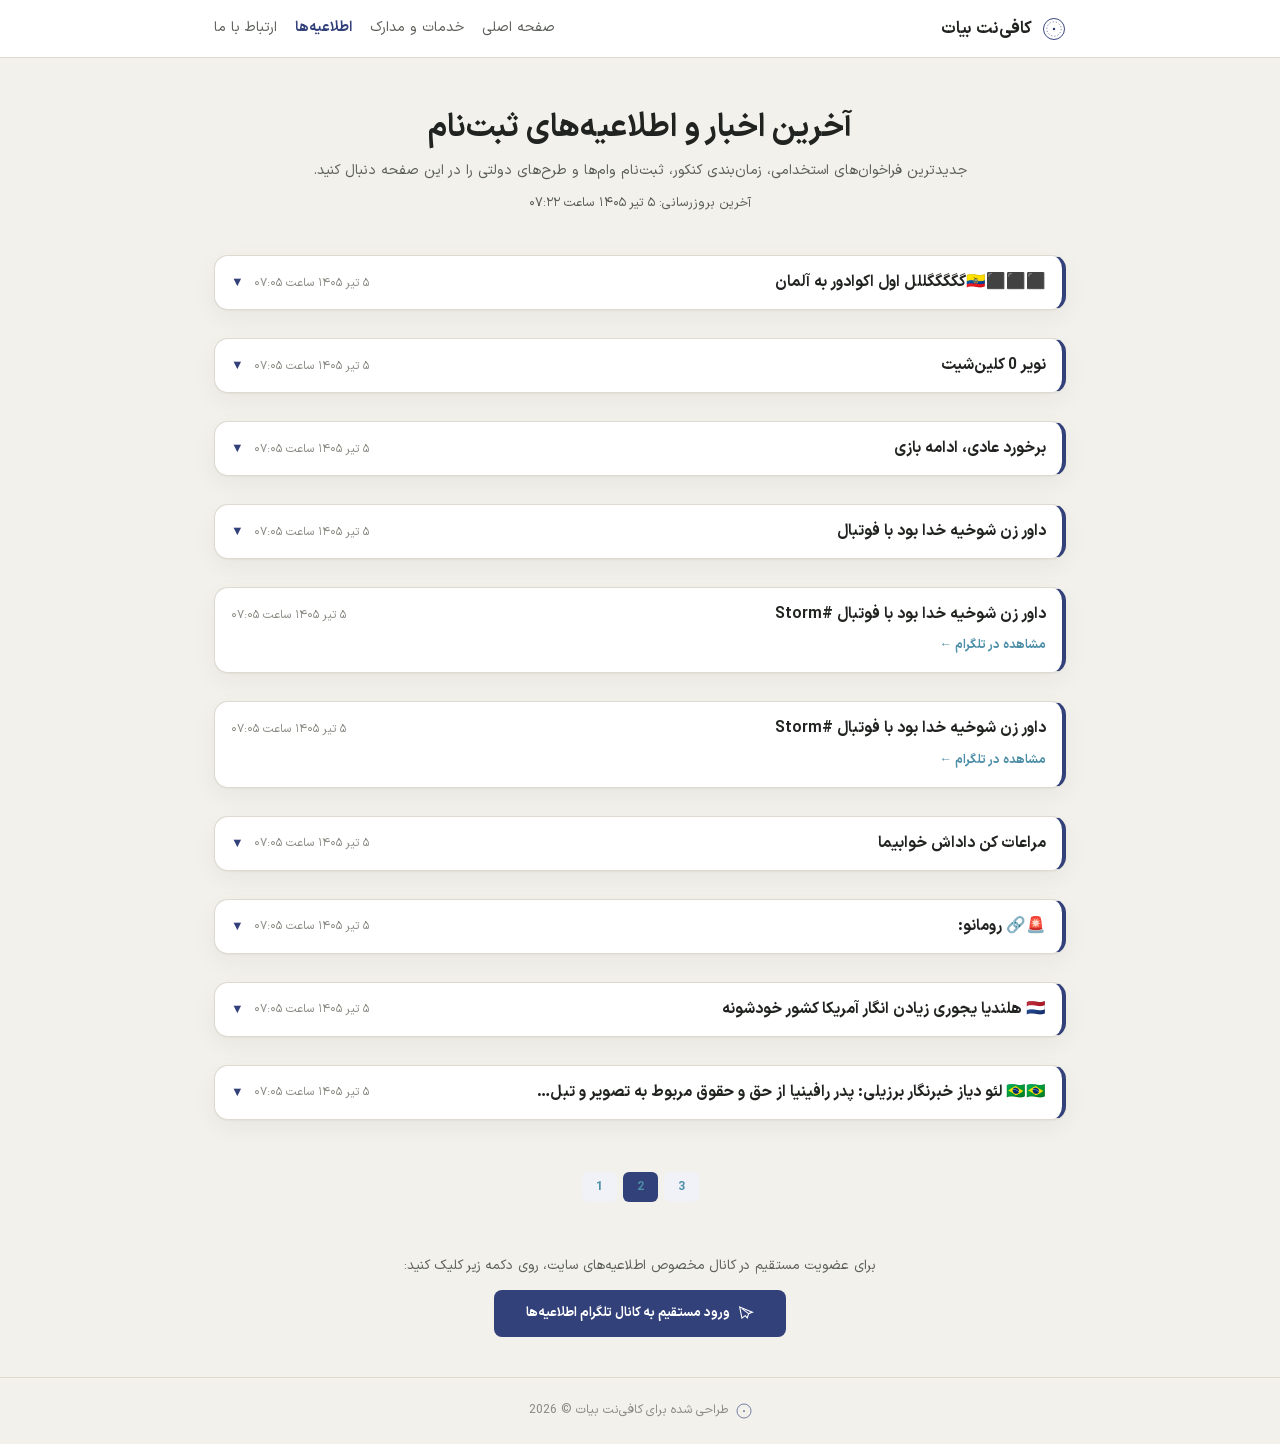
<file: announcements-pages/page-2.html>
<!DOCTYPE html>
<html lang="fa" dir="rtl">
<head>
    <base href="/">
    <meta charset="UTF-8">
    <meta name="viewport" content="width=device-width, initial-scale=1.0">
    <title>اطلاعیه‌ها - صفحه 2 - کافی‌نت بیات</title>
    <link rel="stylesheet" href="style.css">

    <link rel="canonical" href="announcements.html">
    
    <link rel="next" href="announcements-page-2.html">

    <link rel="canonical" href="announcements.html">
    
    <link rel="next" href="announcements-page-2.html">

    <link rel="canonical" href="announcements.html">
    
    <link rel="next" href="page-2.html">

    <link rel="canonical" href="announcements.html">
    
    <link rel="next" href="page-2.html">

    <link rel="canonical" href="announcements.html">
    
    

    <link rel="canonical" href="announcements.html">
    
    <link rel="next" href="page-2.html">

    <link rel="canonical" href="announcements.html">
    
    <link rel="next" href="announcements-pages/page-2.html">

    <link rel="canonical" href="announcements.html">
    
    <link rel="next" href="announcements-pages/page-2.html">

    <link rel="canonical" href="announcements.html">
    
    <link rel="next" href="announcements-pages/page-2.html">

    <link rel="canonical" href="announcements.html">
    
    

    <link rel="canonical" href="announcements.html">
    
    <link rel="next" href="announcements-pages/page-2.html">

    <link rel="canonical" href="announcements.html">
    
    <link rel="next" href="/announcements-pages/page-2.html">

    <link rel="canonical" href="/announcements-pages/page-2.html">
    <link rel="prev" href="/announcements.html">
    <link rel="next" href="/announcements-pages/page-3.html">
</head>
<body>

    <header class="site-header">
        <div class="page-wrap">
            <a href="index.html" class="brand">
                <svg class="stamp-mark" viewBox="0 0 40 40" aria-hidden="true">
                    <circle cx="20" cy="20" r="17.5" fill="none" stroke="currentColor" stroke-width="1.6"/>
                    <circle cx="20" cy="20" r="12" fill="none" stroke="currentColor" stroke-width="1.1" stroke-dasharray="2 3.4"/>
                    <circle cx="20" cy="20" r="2.1" fill="currentColor"/>
                </svg>
                <span class="brand-name">کافی‌نت بیات</span>
            </a>
            <nav class="site-nav">
                <a href="index.html" class="nav-link">صفحه اصلی</a>
                <a href="services.html" class="nav-link">خدمات و مدارک</a>
                <a href="announcements.html" class="nav-link active">اطلاعیه‌ها</a>
                <a href="contact.html" class="nav-link">ارتباط با ما</a>
            </nav>
        </div>
    </header>

    <main class="page-wrap">

        <div class="page-intro">
            <h1>آخرین اخبار و اطلاعیه‌های ثبت‌نام</h1>
            <p class="slogan"></p>
            <p class="subtitle">جدیدترین فراخوان‌های استخدامی، زمان‌بندی کنکور، ثبت‌نام وام‌ها و طرح‌های دولتی را در این صفحه دنبال کنید.</p>
            <p style="font-size: 0.8rem; color: var(--ink-soft); margin-top: 8px;"><!-- LAST_UPDATED_START -->آخرین بروزرسانی: ۵ تیر ۱۴۰۵ ساعت ۰۷:۲۲<!-- LAST_UPDATED_END --></p>
        </div>

        <div style="display: flex; flex-direction: column; gap: 16px; margin-bottom: 30px;" id="posts-container">
            <!-- START_POSTS -->
        <article class="info-card" style="display:block; border-right:4px solid #33417A; margin-bottom:12px; overflow:hidden;" itemscope itemtype="https://schema.org/SocialMediaPosting">
            <button onclick="togglePost('smartcafi_news_68')" style="width:100%; background:none; border:none; cursor:pointer; padding:14px 16px; display:flex; justify-content:space-between; align-items:center; gap:12px; text-align:right; flex-wrap:wrap;">
              <h3 itemprop="headline" style="margin:0; font-size:0.95rem; color:#33417A; flex:1;">⬛️⬛️⬛️🇪🇨گگگگگللل اول اکوادور به آلمان</h3>
              <div style="display:flex; align-items:center; gap:10px; flex-shrink:0;">
                <time itemprop="datePublished" datetime="2026-06-26T07:05:01+00:00" style="font-size:0.75rem; color:#888; white-space:nowrap;">۵ تیر ۱۴۰۵ ساعت ۰۷:۰۵</time>
                <span id="arrow_smartcafi_news_68" style="color:#33417A; font-size:0.8rem; transition:transform 0.2s;">▼</span>
              </div>
            </button>
            <div id="body_smartcafi_news_68" style="display:none; padding:0 16px 14px; border-top:1px solid #e8eaf0;">
              <p itemprop="articleBody" style="line-height:1.8; white-space:pre-line; margin:12px 0 10px 0; color:#333;">🇪🇨 نیلسون آنگولو '9

🤩 مشاهده گل

🤩@Futball | #Õttãvo8</p>
              <a itemprop="url" href="https://t.me/smartcafi_news/68" target="_blank" rel="nofollow noopener" style="font-size:0.78rem; color:#229ED9; text-decoration:none;">مشاهده پست اصلی در کانال تلگرام ←</a>
            </div>
          </article>
<article class="info-card" style="display:block; border-right:4px solid #33417A; margin-bottom:12px; overflow:hidden;" itemscope itemtype="https://schema.org/SocialMediaPosting">
            <button onclick="togglePost('smartcafi_news_69')" style="width:100%; background:none; border:none; cursor:pointer; padding:14px 16px; display:flex; justify-content:space-between; align-items:center; gap:12px; text-align:right; flex-wrap:wrap;">
              <h3 itemprop="headline" style="margin:0; font-size:0.95rem; color:#33417A; flex:1;">نویر 0 کلین‌شیت</h3>
              <div style="display:flex; align-items:center; gap:10px; flex-shrink:0;">
                <time itemprop="datePublished" datetime="2026-06-26T07:05:01+00:00" style="font-size:0.75rem; color:#888; white-space:nowrap;">۵ تیر ۱۴۰۵ ساعت ۰۷:۰۵</time>
                <span id="arrow_smartcafi_news_69" style="color:#33417A; font-size:0.8rem; transition:transform 0.2s;">▼</span>
              </div>
            </button>
            <div id="body_smartcafi_news_69" style="display:none; padding:0 16px 14px; border-top:1px solid #e8eaf0;">
              <p itemprop="articleBody" style="line-height:1.8; white-space:pre-line; margin:12px 0 10px 0; color:#333;">بیرانوند 1 کلین‌شیت

🦁 @Futball | #Storm</p>
              <a itemprop="url" href="https://t.me/smartcafi_news/69" target="_blank" rel="nofollow noopener" style="font-size:0.78rem; color:#229ED9; text-decoration:none;">مشاهده پست اصلی در کانال تلگرام ←</a>
            </div>
          </article>
<article class="info-card" style="display:block; border-right:4px solid #33417A; margin-bottom:12px; overflow:hidden;" itemscope itemtype="https://schema.org/SocialMediaPosting">
            <button onclick="togglePost('smartcafi_news_70')" style="width:100%; background:none; border:none; cursor:pointer; padding:14px 16px; display:flex; justify-content:space-between; align-items:center; gap:12px; text-align:right; flex-wrap:wrap;">
              <h3 itemprop="headline" style="margin:0; font-size:0.95rem; color:#33417A; flex:1;">برخورد عادی، ادامه بازی</h3>
              <div style="display:flex; align-items:center; gap:10px; flex-shrink:0;">
                <time itemprop="datePublished" datetime="2026-06-26T07:05:01+00:00" style="font-size:0.75rem; color:#888; white-space:nowrap;">۵ تیر ۱۴۰۵ ساعت ۰۷:۰۵</time>
                <span id="arrow_smartcafi_news_70" style="color:#33417A; font-size:0.8rem; transition:transform 0.2s;">▼</span>
              </div>
            </button>
            <div id="body_smartcafi_news_70" style="display:none; padding:0 16px 14px; border-top:1px solid #e8eaf0;">
              <p itemprop="articleBody" style="line-height:1.8; white-space:pre-line; margin:12px 0 10px 0; color:#333;">🦁 @Futball | #SiNA</p>
              <a itemprop="url" href="https://t.me/smartcafi_news/70" target="_blank" rel="nofollow noopener" style="font-size:0.78rem; color:#229ED9; text-decoration:none;">مشاهده پست اصلی در کانال تلگرام ←</a>
            </div>
          </article>
<article class="info-card" style="display:block; border-right:4px solid #33417A; margin-bottom:12px; overflow:hidden;" itemscope itemtype="https://schema.org/SocialMediaPosting">
            <button onclick="togglePost('smartcafi_news_71')" style="width:100%; background:none; border:none; cursor:pointer; padding:14px 16px; display:flex; justify-content:space-between; align-items:center; gap:12px; text-align:right; flex-wrap:wrap;">
              <h3 itemprop="headline" style="margin:0; font-size:0.95rem; color:#33417A; flex:1;">داور زن شوخیه خدا بود با فوتبال</h3>
              <div style="display:flex; align-items:center; gap:10px; flex-shrink:0;">
                <time itemprop="datePublished" datetime="2026-06-26T07:05:01+00:00" style="font-size:0.75rem; color:#888; white-space:nowrap;">۵ تیر ۱۴۰۵ ساعت ۰۷:۰۵</time>
                <span id="arrow_smartcafi_news_71" style="color:#33417A; font-size:0.8rem; transition:transform 0.2s;">▼</span>
              </div>
            </button>
            <div id="body_smartcafi_news_71" style="display:none; padding:0 16px 14px; border-top:1px solid #e8eaf0;">
              <p itemprop="articleBody" style="line-height:1.8; white-space:pre-line; margin:12px 0 10px 0; color:#333;">#Storm</p>
              <a itemprop="url" href="https://t.me/smartcafi_news/71" target="_blank" rel="nofollow noopener" style="font-size:0.78rem; color:#229ED9; text-decoration:none;">مشاهده پست اصلی در کانال تلگرام ←</a>
            </div>
          </article>
<article class="info-card" style="display:block; border-right:4px solid #33417A; margin-bottom:12px; padding:14px 16px;" itemscope itemtype="https://schema.org/SocialMediaPosting">
              <div style="display:flex; justify-content:space-between; align-items:center; gap:12px; flex-wrap:wrap;">
                <h3 itemprop="headline" style="margin:0; font-size:0.95rem; color:#33417A;">داور زن شوخیه خدا بود با فوتبال  #Storm</h3>
                <time itemprop="datePublished" datetime="2026-06-26T07:05:01+00:00" style="font-size:0.75rem; color:#888; white-space:nowrap;">۵ تیر ۱۴۰۵ ساعت ۰۷:۰۵</time>
              </div>
              <a itemprop="url" href="https://t.me/smartcafi_news/72" target="_blank" rel="nofollow noopener" style="font-size:0.78rem; color:#229ED9; text-decoration:none; margin-top:8px; display:inline-block;">مشاهده در تلگرام ←</a>
            </article>
<article class="info-card" style="display:block; border-right:4px solid #33417A; margin-bottom:12px; padding:14px 16px;" itemscope itemtype="https://schema.org/SocialMediaPosting">
              <div style="display:flex; justify-content:space-between; align-items:center; gap:12px; flex-wrap:wrap;">
                <h3 itemprop="headline" style="margin:0; font-size:0.95rem; color:#33417A;">داور زن شوخیه خدا بود با فوتبال  #Storm</h3>
                <time itemprop="datePublished" datetime="2026-06-26T07:05:01+00:00" style="font-size:0.75rem; color:#888; white-space:nowrap;">۵ تیر ۱۴۰۵ ساعت ۰۷:۰۵</time>
              </div>
              <a itemprop="url" href="https://t.me/smartcafi_news/73" target="_blank" rel="nofollow noopener" style="font-size:0.78rem; color:#229ED9; text-decoration:none; margin-top:8px; display:inline-block;">مشاهده در تلگرام ←</a>
            </article>
<article class="info-card" style="display:block; border-right:4px solid #33417A; margin-bottom:12px; overflow:hidden;" itemscope itemtype="https://schema.org/SocialMediaPosting">
            <button onclick="togglePost('smartcafi_news_74')" style="width:100%; background:none; border:none; cursor:pointer; padding:14px 16px; display:flex; justify-content:space-between; align-items:center; gap:12px; text-align:right; flex-wrap:wrap;">
              <h3 itemprop="headline" style="margin:0; font-size:0.95rem; color:#33417A; flex:1;">مراعات کن داداش خوابیما</h3>
              <div style="display:flex; align-items:center; gap:10px; flex-shrink:0;">
                <time itemprop="datePublished" datetime="2026-06-26T07:05:01+00:00" style="font-size:0.75rem; color:#888; white-space:nowrap;">۵ تیر ۱۴۰۵ ساعت ۰۷:۰۵</time>
                <span id="arrow_smartcafi_news_74" style="color:#33417A; font-size:0.8rem; transition:transform 0.2s;">▼</span>
              </div>
            </button>
            <div id="body_smartcafi_news_74" style="display:none; padding:0 16px 14px; border-top:1px solid #e8eaf0;">
              <p itemprop="articleBody" style="line-height:1.8; white-space:pre-line; margin:12px 0 10px 0; color:#333;">🦁 @Futball | #SiNA</p>
              <a itemprop="url" href="https://t.me/smartcafi_news/74" target="_blank" rel="nofollow noopener" style="font-size:0.78rem; color:#229ED9; text-decoration:none;">مشاهده پست اصلی در کانال تلگرام ←</a>
            </div>
          </article>
<article class="info-card" style="display:block; border-right:4px solid #33417A; margin-bottom:12px; overflow:hidden;" itemscope itemtype="https://schema.org/SocialMediaPosting">
            <button onclick="togglePost('smartcafi_news_75')" style="width:100%; background:none; border:none; cursor:pointer; padding:14px 16px; display:flex; justify-content:space-between; align-items:center; gap:12px; text-align:right; flex-wrap:wrap;">
              <h3 itemprop="headline" style="margin:0; font-size:0.95rem; color:#33417A; flex:1;">🚨🔗 رومانو:</h3>
              <div style="display:flex; align-items:center; gap:10px; flex-shrink:0;">
                <time itemprop="datePublished" datetime="2026-06-26T07:05:01+00:00" style="font-size:0.75rem; color:#888; white-space:nowrap;">۵ تیر ۱۴۰۵ ساعت ۰۷:۰۵</time>
                <span id="arrow_smartcafi_news_75" style="color:#33417A; font-size:0.8rem; transition:transform 0.2s;">▼</span>
              </div>
            </button>
            <div id="body_smartcafi_news_75" style="display:none; padding:0 16px 14px; border-top:1px solid #e8eaf0;">
              <p itemprop="articleBody" style="line-height:1.8; white-space:pre-line; margin:12px 0 10px 0; color:#333;">🇬🇧 الیوت اندرسون هافبک ناتینگهام فارست به منچسترسیتی؛ &#33;HERE WE GO

🦁 @Futball | #Storm</p>
              <a itemprop="url" href="https://t.me/smartcafi_news/75" target="_blank" rel="nofollow noopener" style="font-size:0.78rem; color:#229ED9; text-decoration:none;">مشاهده پست اصلی در کانال تلگرام ←</a>
            </div>
          </article>
<article class="info-card" style="display:block; border-right:4px solid #33417A; margin-bottom:12px; overflow:hidden;" itemscope itemtype="https://schema.org/SocialMediaPosting">
            <button onclick="togglePost('smartcafi_news_76')" style="width:100%; background:none; border:none; cursor:pointer; padding:14px 16px; display:flex; justify-content:space-between; align-items:center; gap:12px; text-align:right; flex-wrap:wrap;">
              <h3 itemprop="headline" style="margin:0; font-size:0.95rem; color:#33417A; flex:1;">🇳🇱 هلندیا یجوری زیادن انگار آمریکا کشور خودشونه</h3>
              <div style="display:flex; align-items:center; gap:10px; flex-shrink:0;">
                <time itemprop="datePublished" datetime="2026-06-26T07:05:01+00:00" style="font-size:0.75rem; color:#888; white-space:nowrap;">۵ تیر ۱۴۰۵ ساعت ۰۷:۰۵</time>
                <span id="arrow_smartcafi_news_76" style="color:#33417A; font-size:0.8rem; transition:transform 0.2s;">▼</span>
              </div>
            </button>
            <div id="body_smartcafi_news_76" style="display:none; padding:0 16px 14px; border-top:1px solid #e8eaf0;">
              <p itemprop="articleBody" style="line-height:1.8; white-space:pre-line; margin:12px 0 10px 0; color:#333;">🦁 @Futball | #SiNA</p>
              <a itemprop="url" href="https://t.me/smartcafi_news/76" target="_blank" rel="nofollow noopener" style="font-size:0.78rem; color:#229ED9; text-decoration:none;">مشاهده پست اصلی در کانال تلگرام ←</a>
            </div>
          </article>
<article class="info-card" style="display:block; border-right:4px solid #33417A; margin-bottom:12px; overflow:hidden;" itemscope itemtype="https://schema.org/SocialMediaPosting">
            <button onclick="togglePost('smartcafi_news_64')" style="width:100%; background:none; border:none; cursor:pointer; padding:14px 16px; display:flex; justify-content:space-between; align-items:center; gap:12px; text-align:right; flex-wrap:wrap;">
              <h3 itemprop="headline" style="margin:0; font-size:0.95rem; color:#33417A; flex:1;">🇧🇷🇧🇷 لئو دیاز خبرنگار برزیلی: پدر رافینیا از حق‌ و حقوق مربوط به تصویر و تبل…</h3>
              <div style="display:flex; align-items:center; gap:10px; flex-shrink:0;">
                <time itemprop="datePublished" datetime="2026-06-26T07:05:01+00:00" style="font-size:0.75rem; color:#888; white-space:nowrap;">۵ تیر ۱۴۰۵ ساعت ۰۷:۰۵</time>
                <span id="arrow_smartcafi_news_64" style="color:#33417A; font-size:0.8rem; transition:transform 0.2s;">▼</span>
              </div>
            </button>
            <div id="body_smartcafi_news_64" style="display:none; padding:0 16px 14px; border-top:1px solid #e8eaf0;">
              <p itemprop="articleBody" style="line-height:1.8; white-space:pre-line; margin:12px 0 10px 0; color:#333;">🦁 @Futball | #Storm</p>
              <a itemprop="url" href="https://t.me/smartcafi_news/64" target="_blank" rel="nofollow noopener" style="font-size:0.78rem; color:#229ED9; text-decoration:none;">مشاهده پست اصلی در کانال تلگرام ←</a>
            </div>
          </article>
<div style="text-align:center; margin:24px 0; direction:rtl;"><a href="/announcements.html" style="background:#f0f2f8;color:#33417A; padding:6px 14px; border-radius:6px; text-decoration:none; font-size:0.9rem; margin:0 3px;">1</a><a href="/announcements-pages/page-2.html" style="background:#33417A;color:#fff; padding:6px 14px; border-radius:6px; text-decoration:none; font-size:0.9rem; margin:0 3px;">2</a><a href="/announcements-pages/page-3.html" style="background:#f0f2f8;color:#33417A; padding:6px 14px; border-radius:6px; text-decoration:none; font-size:0.9rem; margin:0 3px;">3</a></div><!-- END_POSTS -->
        </div>

        <div style="text-align: center; margin-bottom: 40px;">
            <p style="font-size: 0.85rem; margin-bottom: 12px; color: var(--ink-soft);">برای عضویت مستقیم در کانال مخصوص اطلاعیه‌های سایت، روی دکمه زیر کلیک کنید:</p>
            <a href="https://t.me/smartcafi_news" target="_blank" class="btn-send" style="background: var(--accent); text-decoration: none; padding: 12px 32px; display: inline-flex; align-items: center; justify-content: center;">
                <svg viewBox="0 0 24 24" fill="none" stroke="currentColor" stroke-width="1.7" style="width:16px; height:16px; margin-left:8px; transform: scaleX(-1);"><path d="M21.5 3 2.5 10.7l5.6 2.2 2 6.4 3-3.3 5 3.7 3.4-16.7Z"/><path d="M8.1 12.9 18 5.5"/></svg>
                ورود مستقیم به کانال تلگرام اطلاعیه‌ها
            </a>
        </div>

    </main>

    <footer class="site-footer">
        <div class="page-wrap">
            <svg class="stamp-mark" viewBox="0 0 40 40" aria-hidden="true">
                <circle cx="20" cy="20" r="17.5" fill="none" stroke="currentColor" stroke-width="1.6"/>
                <circle cx="20" cy="20" r="2.1" fill="currentColor"/>
            </svg>
            طراحی شده برای کافی‌نت بیات © 2026
        </div>
    </footer>
    <!-- START_SCHEMA -->
    <script type="application/ld+json">
{
  "@context": "https://schema.org",
  "@type": "ItemList",
  "itemListElement": [
    {
      "@type": "ListItem",
      "position": 11,
      "item": {
        "@type": "SocialMediaPosting",
        "headline": "⬛️⬛️⬛️🇪🇨گگگگگللل اول اکوادور به آلمان",
        "articleBody": "⬛️⬛️⬛️🇪🇨گگگگگللل اول اکوادور به آلمان\n\n🇪🇨 نیلسون آنگولو '9\n\n🤩 مشاهده گل\n\n🤩@Futball | #Õttãvo8",
        "datePublished": "2026-06-26T07:05:01+00:00",
        "url": "https://t.me/smartcafi_news/68",
        "author": {
          "@type": "Organization",
          "name": "کافی‌نت بیات"
        }
      }
    },
    {
      "@type": "ListItem",
      "position": 12,
      "item": {
        "@type": "SocialMediaPosting",
        "headline": "نویر 0 کلین‌شیت",
        "articleBody": "نویر 0 کلین‌شیت\nبیرانوند 1 کلین‌شیت\n\n🦁 @Futball | #Storm",
        "datePublished": "2026-06-26T07:05:01+00:00",
        "url": "https://t.me/smartcafi_news/69",
        "author": {
          "@type": "Organization",
          "name": "کافی‌نت بیات"
        }
      }
    },
    {
      "@type": "ListItem",
      "position": 13,
      "item": {
        "@type": "SocialMediaPosting",
        "headline": "برخورد عادی، ادامه بازی",
        "articleBody": "برخورد عادی، ادامه بازی\n\n🦁 @Futball | #SiNA",
        "datePublished": "2026-06-26T07:05:01+00:00",
        "url": "https://t.me/smartcafi_news/70",
        "author": {
          "@type": "Organization",
          "name": "کافی‌نت بیات"
        }
      }
    },
    {
      "@type": "ListItem",
      "position": 14,
      "item": {
        "@type": "SocialMediaPosting",
        "headline": "داور زن شوخیه خدا بود با فوتبال",
        "articleBody": "داور زن شوخیه خدا بود با فوتبال\n\n#Storm",
        "datePublished": "2026-06-26T07:05:01+00:00",
        "url": "https://t.me/smartcafi_news/71",
        "author": {
          "@type": "Organization",
          "name": "کافی‌نت بیات"
        }
      }
    },
    {
      "@type": "ListItem",
      "position": 15,
      "item": {
        "@type": "SocialMediaPosting",
        "headline": "داور زن شوخیه خدا بود با فوتبال  #Storm",
        "articleBody": "داور زن شوخیه خدا بود با فوتبال  #Storm",
        "datePublished": "2026-06-26T07:05:01+00:00",
        "url": "https://t.me/smartcafi_news/72",
        "author": {
          "@type": "Organization",
          "name": "کافی‌نت بیات"
        }
      }
    },
    {
      "@type": "ListItem",
      "position": 16,
      "item": {
        "@type": "SocialMediaPosting",
        "headline": "داور زن شوخیه خدا بود با فوتبال  #Storm",
        "articleBody": "داور زن شوخیه خدا بود با فوتبال  #Storm",
        "datePublished": "2026-06-26T07:05:01+00:00",
        "url": "https://t.me/smartcafi_news/73",
        "author": {
          "@type": "Organization",
          "name": "کافی‌نت بیات"
        }
      }
    },
    {
      "@type": "ListItem",
      "position": 17,
      "item": {
        "@type": "SocialMediaPosting",
        "headline": "مراعات کن داداش خوابیما",
        "articleBody": "مراعات کن داداش خوابیما\n\n🦁 @Futball | #SiNA",
        "datePublished": "2026-06-26T07:05:01+00:00",
        "url": "https://t.me/smartcafi_news/74",
        "author": {
          "@type": "Organization",
          "name": "کافی‌نت بیات"
        }
      }
    },
    {
      "@type": "ListItem",
      "position": 18,
      "item": {
        "@type": "SocialMediaPosting",
        "headline": "🚨🔗 رومانو:",
        "articleBody": "🚨🔗 رومانو:\n\n🇬🇧 الیوت اندرسون هافبک ناتینگهام فارست به منچسترسیتی؛ &#33;HERE WE GO\n\n🦁 @Futball | #Storm",
        "datePublished": "2026-06-26T07:05:01+00:00",
        "url": "https://t.me/smartcafi_news/75",
        "author": {
          "@type": "Organization",
          "name": "کافی‌نت بیات"
        }
      }
    },
    {
      "@type": "ListItem",
      "position": 19,
      "item": {
        "@type": "SocialMediaPosting",
        "headline": "🇳🇱 هلندیا یجوری زیادن انگار آمریکا کشور خودشونه",
        "articleBody": "🇳🇱 هلندیا یجوری زیادن انگار آمریکا کشور خودشونه\n\n🦁 @Futball | #SiNA",
        "datePublished": "2026-06-26T07:05:01+00:00",
        "url": "https://t.me/smartcafi_news/76",
        "author": {
          "@type": "Organization",
          "name": "کافی‌نت بیات"
        }
      }
    },
    {
      "@type": "ListItem",
      "position": 20,
      "item": {
        "@type": "SocialMediaPosting",
        "headline": "🇧🇷🇧🇷 لئو دیاز خبرنگار برزیلی: پدر رافینیا از حق‌ و حقوق مربوط به ت",
        "articleBody": "🇧🇷🇧🇷 لئو دیاز خبرنگار برزیلی: پدر رافینیا از حق‌ و حقوق مربوط به تصویر و تبلیغات پسرش سوءاستفاده کرده و حدود 80 درصد درآمد های اون رو دزدیده. ظاهراً این موضوع زمانی لو رفته که رافینیا و همسرش میخواستن یه عمارت بزرگ بخرن و متوجه شدن با مشکلات مالی روبه‌رو هستن و پول ندارن. افسردگی و ناراحتی رافینیا هم بخاطر خنجریه که پدرش بهش زده\n\n🦁 @Futball | #Storm",
        "datePublished": "2026-06-26T07:05:01+00:00",
        "url": "https://t.me/smartcafi_news/64",
        "author": {
          "@type": "Organization",
          "name": "کافی‌نت بیات"
        }
      }
    }
  ]
}
    </script>
    <!-- END_SCHEMA -->

<script>
function togglePost(uid) {
  var body  = document.getElementById('body_'  + uid);
  var arrow = document.getElementById('arrow_' + uid);
  if (!body) return;
  var open = body.style.display === 'block';
  body.style.display = open ? 'none' : 'block';
  if (arrow) arrow.style.transform = open ? '' : 'rotate(180deg)';
}
</script>
<script>
function togglePost(uid) {
  var body  = document.getElementById('body_'  + uid);
  var arrow = document.getElementById('arrow_' + uid);
  if (!body) return;
  var open = body.style.display === 'block';
  body.style.display = open ? 'none' : 'block';
  if (arrow) arrow.style.transform = open ? '' : 'rotate(180deg)';
}
</script>
</body>
</html>
</file>
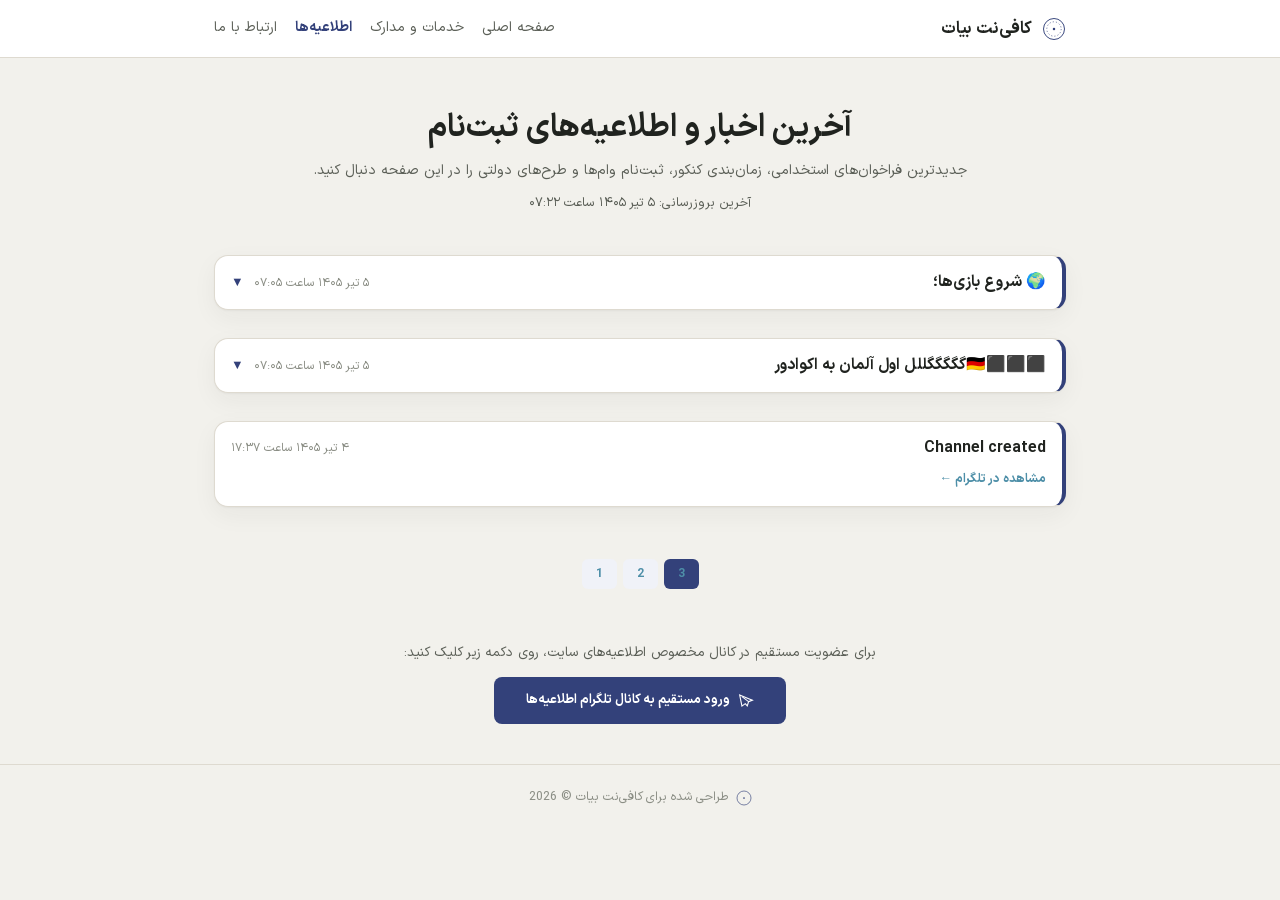
<file: announcements-pages/page-3.html>
<!DOCTYPE html>
<html lang="fa" dir="rtl">
<head>
    <base href="/">
    <meta charset="UTF-8">
    <meta name="viewport" content="width=device-width, initial-scale=1.0">
    <title>اطلاعیه‌ها - صفحه 3 - کافی‌نت بیات</title>
    <link rel="stylesheet" href="style.css">

    <link rel="canonical" href="announcements.html">
    
    <link rel="next" href="announcements-page-2.html">

    <link rel="canonical" href="announcements.html">
    
    <link rel="next" href="announcements-page-2.html">

    <link rel="canonical" href="announcements.html">
    
    <link rel="next" href="page-2.html">

    <link rel="canonical" href="announcements.html">
    
    <link rel="next" href="page-2.html">

    <link rel="canonical" href="announcements.html">
    
    

    <link rel="canonical" href="announcements.html">
    
    <link rel="next" href="page-2.html">

    <link rel="canonical" href="announcements.html">
    
    <link rel="next" href="announcements-pages/page-2.html">

    <link rel="canonical" href="announcements.html">
    
    <link rel="next" href="announcements-pages/page-2.html">

    <link rel="canonical" href="announcements.html">
    
    <link rel="next" href="announcements-pages/page-2.html">

    <link rel="canonical" href="announcements.html">
    
    

    <link rel="canonical" href="announcements.html">
    
    <link rel="next" href="announcements-pages/page-2.html">

    <link rel="canonical" href="announcements.html">
    
    <link rel="next" href="/announcements-pages/page-2.html">

    <link rel="canonical" href="/announcements-pages/page-3.html">
    <link rel="prev" href="/announcements-pages/page-2.html">
    
</head>
<body>

    <header class="site-header">
        <div class="page-wrap">
            <a href="index.html" class="brand">
                <svg class="stamp-mark" viewBox="0 0 40 40" aria-hidden="true">
                    <circle cx="20" cy="20" r="17.5" fill="none" stroke="currentColor" stroke-width="1.6"/>
                    <circle cx="20" cy="20" r="12" fill="none" stroke="currentColor" stroke-width="1.1" stroke-dasharray="2 3.4"/>
                    <circle cx="20" cy="20" r="2.1" fill="currentColor"/>
                </svg>
                <span class="brand-name">کافی‌نت بیات</span>
            </a>
            <nav class="site-nav">
                <a href="index.html" class="nav-link">صفحه اصلی</a>
                <a href="services.html" class="nav-link">خدمات و مدارک</a>
                <a href="announcements.html" class="nav-link active">اطلاعیه‌ها</a>
                <a href="contact.html" class="nav-link">ارتباط با ما</a>
            </nav>
        </div>
    </header>

    <main class="page-wrap">

        <div class="page-intro">
            <h1>آخرین اخبار و اطلاعیه‌های ثبت‌نام</h1>
            <p class="slogan"></p>
            <p class="subtitle">جدیدترین فراخوان‌های استخدامی، زمان‌بندی کنکور، ثبت‌نام وام‌ها و طرح‌های دولتی را در این صفحه دنبال کنید.</p>
            <p style="font-size: 0.8rem; color: var(--ink-soft); margin-top: 8px;"><!-- LAST_UPDATED_START -->آخرین بروزرسانی: ۵ تیر ۱۴۰۵ ساعت ۰۷:۲۲<!-- LAST_UPDATED_END --></p>
        </div>

        <div style="display: flex; flex-direction: column; gap: 16px; margin-bottom: 30px;" id="posts-container">
            <!-- START_POSTS -->
        <article class="info-card" style="display:block; border-right:4px solid #33417A; margin-bottom:12px; overflow:hidden;" itemscope itemtype="https://schema.org/SocialMediaPosting">
            <button onclick="togglePost('smartcafi_news_65')" style="width:100%; background:none; border:none; cursor:pointer; padding:14px 16px; display:flex; justify-content:space-between; align-items:center; gap:12px; text-align:right; flex-wrap:wrap;">
              <h3 itemprop="headline" style="margin:0; font-size:0.95rem; color:#33417A; flex:1;">🌍 شروع بازی‌ها؛</h3>
              <div style="display:flex; align-items:center; gap:10px; flex-shrink:0;">
                <time itemprop="datePublished" datetime="2026-06-26T07:05:01+00:00" style="font-size:0.75rem; color:#888; white-space:nowrap;">۵ تیر ۱۴۰۵ ساعت ۰۷:۰۵</time>
                <span id="arrow_smartcafi_news_65" style="color:#33417A; font-size:0.8rem; transition:transform 0.2s;">▼</span>
              </div>
            </button>
            <div id="body_smartcafi_news_65" style="display:none; padding:0 16px 14px; border-top:1px solid #e8eaf0;">
              <p itemprop="articleBody" style="line-height:1.8; white-space:pre-line; margin:12px 0 10px 0; color:#333;">⬛️🇩🇪0️⃣🏆0️⃣🇬🇶⬛️

⬛️🇨🇮0️⃣🏆0️⃣🇨🇼⬛️

🦁 @Futball | #Õttãvo8</p>
              <a itemprop="url" href="https://t.me/smartcafi_news/65" target="_blank" rel="nofollow noopener" style="font-size:0.78rem; color:#229ED9; text-decoration:none;">مشاهده پست اصلی در کانال تلگرام ←</a>
            </div>
          </article>
<article class="info-card" style="display:block; border-right:4px solid #33417A; margin-bottom:12px; overflow:hidden;" itemscope itemtype="https://schema.org/SocialMediaPosting">
            <button onclick="togglePost('smartcafi_news_66')" style="width:100%; background:none; border:none; cursor:pointer; padding:14px 16px; display:flex; justify-content:space-between; align-items:center; gap:12px; text-align:right; flex-wrap:wrap;">
              <h3 itemprop="headline" style="margin:0; font-size:0.95rem; color:#33417A; flex:1;">⬛️⬛️⬛️🇩🇪گگگگگللل اول آلمان به اکوادور</h3>
              <div style="display:flex; align-items:center; gap:10px; flex-shrink:0;">
                <time itemprop="datePublished" datetime="2026-06-26T07:05:01+00:00" style="font-size:0.75rem; color:#888; white-space:nowrap;">۵ تیر ۱۴۰۵ ساعت ۰۷:۰۵</time>
                <span id="arrow_smartcafi_news_66" style="color:#33417A; font-size:0.8rem; transition:transform 0.2s;">▼</span>
              </div>
            </button>
            <div id="body_smartcafi_news_66" style="display:none; padding:0 16px 14px; border-top:1px solid #e8eaf0;">
              <p itemprop="articleBody" style="line-height:1.8; white-space:pre-line; margin:12px 0 10px 0; color:#333;">🇩🇪 لروی سانه '2

🤩 مشاهده گل

🤩@Futball | #Õttãvo8</p>
              <a itemprop="url" href="https://t.me/smartcafi_news/66" target="_blank" rel="nofollow noopener" style="font-size:0.78rem; color:#229ED9; text-decoration:none;">مشاهده پست اصلی در کانال تلگرام ←</a>
            </div>
          </article>
<article class="info-card" style="display:block; border-right:4px solid #33417A; margin-bottom:12px; padding:14px 16px;" itemscope itemtype="https://schema.org/SocialMediaPosting">
              <div style="display:flex; justify-content:space-between; align-items:center; gap:12px; flex-wrap:wrap;">
                <h3 itemprop="headline" style="margin:0; font-size:0.95rem; color:#33417A;">Channel created</h3>
                <time itemprop="datePublished" datetime="2026-06-25T17:37:08+00:00" style="font-size:0.75rem; color:#888; white-space:nowrap;">۴ تیر ۱۴۰۵ ساعت ۱۷:۳۷</time>
              </div>
              <a itemprop="url" href="https://t.me/smartcafi_news/1" target="_blank" rel="nofollow noopener" style="font-size:0.78rem; color:#229ED9; text-decoration:none; margin-top:8px; display:inline-block;">مشاهده در تلگرام ←</a>
            </article>
<div style="text-align:center; margin:24px 0; direction:rtl;"><a href="/announcements.html" style="background:#f0f2f8;color:#33417A; padding:6px 14px; border-radius:6px; text-decoration:none; font-size:0.9rem; margin:0 3px;">1</a><a href="/announcements-pages/page-2.html" style="background:#f0f2f8;color:#33417A; padding:6px 14px; border-radius:6px; text-decoration:none; font-size:0.9rem; margin:0 3px;">2</a><a href="/announcements-pages/page-3.html" style="background:#33417A;color:#fff; padding:6px 14px; border-radius:6px; text-decoration:none; font-size:0.9rem; margin:0 3px;">3</a></div><!-- END_POSTS -->
        </div>

        <div style="text-align: center; margin-bottom: 40px;">
            <p style="font-size: 0.85rem; margin-bottom: 12px; color: var(--ink-soft);">برای عضویت مستقیم در کانال مخصوص اطلاعیه‌های سایت، روی دکمه زیر کلیک کنید:</p>
            <a href="https://t.me/smartcafi_news" target="_blank" class="btn-send" style="background: var(--accent); text-decoration: none; padding: 12px 32px; display: inline-flex; align-items: center; justify-content: center;">
                <svg viewBox="0 0 24 24" fill="none" stroke="currentColor" stroke-width="1.7" style="width:16px; height:16px; margin-left:8px; transform: scaleX(-1);"><path d="M21.5 3 2.5 10.7l5.6 2.2 2 6.4 3-3.3 5 3.7 3.4-16.7Z"/><path d="M8.1 12.9 18 5.5"/></svg>
                ورود مستقیم به کانال تلگرام اطلاعیه‌ها
            </a>
        </div>

    </main>

    <footer class="site-footer">
        <div class="page-wrap">
            <svg class="stamp-mark" viewBox="0 0 40 40" aria-hidden="true">
                <circle cx="20" cy="20" r="17.5" fill="none" stroke="currentColor" stroke-width="1.6"/>
                <circle cx="20" cy="20" r="2.1" fill="currentColor"/>
            </svg>
            طراحی شده برای کافی‌نت بیات © 2026
        </div>
    </footer>
    <!-- START_SCHEMA -->
    <script type="application/ld+json">
{
  "@context": "https://schema.org",
  "@type": "ItemList",
  "itemListElement": [
    {
      "@type": "ListItem",
      "position": 21,
      "item": {
        "@type": "SocialMediaPosting",
        "headline": "🌍 شروع بازی‌ها؛",
        "articleBody": "🌍 شروع بازی‌ها؛\n\n⬛️🇩🇪0️⃣🏆0️⃣🇬🇶⬛️\n\n⬛️🇨🇮0️⃣🏆0️⃣🇨🇼⬛️\n\n🦁 @Futball | #Õttãvo8",
        "datePublished": "2026-06-26T07:05:01+00:00",
        "url": "https://t.me/smartcafi_news/65",
        "author": {
          "@type": "Organization",
          "name": "کافی‌نت بیات"
        }
      }
    },
    {
      "@type": "ListItem",
      "position": 22,
      "item": {
        "@type": "SocialMediaPosting",
        "headline": "⬛️⬛️⬛️🇩🇪گگگگگللل اول آلمان به اکوادور",
        "articleBody": "⬛️⬛️⬛️🇩🇪گگگگگللل اول آلمان به اکوادور \n\n🇩🇪 لروی سانه '2\n\n🤩 مشاهده گل\n\n🤩@Futball | #Õttãvo8",
        "datePublished": "2026-06-26T07:05:01+00:00",
        "url": "https://t.me/smartcafi_news/66",
        "author": {
          "@type": "Organization",
          "name": "کافی‌نت بیات"
        }
      }
    },
    {
      "@type": "ListItem",
      "position": 23,
      "item": {
        "@type": "SocialMediaPosting",
        "headline": "Channel created",
        "articleBody": "Channel created",
        "datePublished": "2026-06-25T17:37:08+00:00",
        "url": "https://t.me/smartcafi_news/1",
        "author": {
          "@type": "Organization",
          "name": "کافی‌نت بیات"
        }
      }
    }
  ]
}
    </script>
    <!-- END_SCHEMA -->

<script>
function togglePost(uid) {
  var body  = document.getElementById('body_'  + uid);
  var arrow = document.getElementById('arrow_' + uid);
  if (!body) return;
  var open = body.style.display === 'block';
  body.style.display = open ? 'none' : 'block';
  if (arrow) arrow.style.transform = open ? '' : 'rotate(180deg)';
}
</script>
<script>
function togglePost(uid) {
  var body  = document.getElementById('body_'  + uid);
  var arrow = document.getElementById('arrow_' + uid);
  if (!body) return;
  var open = body.style.display === 'block';
  body.style.display = open ? 'none' : 'block';
  if (arrow) arrow.style.transform = open ? '' : 'rotate(180deg)';
}
</script>
</body>
</html>
</file>
<file: style.css>
/* =====================================================
   کافی‌نت بیات — سیستم طراحی «مُهر و سند»
   نسخه‌ی بازطراحی‌شده: ریسپانسیو کامل + تایپوگرافی یکدست
   ===================================================== */

/* تعریف فونت‌های محلی ایران سنس ایکس با آدرس‌دهی مستقیم */
@font-face {
    font-family: 'IRANSansX';
    src: url('fonts/IRANSansX-Regular.woff2') format('woff2'),
         url('fonts/IRANSansX-Regular.woff') format('woff');
    font-weight: 400;
    font-style: normal;
    font-display: swap;
}

@font-face {
    font-family: 'IRANSansX';
    src: url('fonts/IRANSansX-Bold.woff2') format('woff2'),
         url('fonts/IRANSansX-Bold.woff') format('woff');
    font-weight: 700;
    font-style: normal;
    font-display: swap;
}

:root{
  --paper:        #F2F1EC;
  --surface:      #FFFFFF;
  --ink:          #20231F;
  --ink-soft:     #5C6058;
  --ink-faint:    #8B8E85;
  --line:         #DEDAD0;
  --line-soft:    #EAE7DE;

  /* آبی سند رسمی (رنگ اصلی برند) */
  --accent:       #33417A;
  --accent-dark:  #232C57;
  --accent-soft:  #E8EAF3;

  /* تیل وای‌فای از لوگو — لهجه‌ی «هوشمند/اتصال» در کنار آبی «رسمی/سند» */
  --teal:         #4E8FA8;
  --teal-soft:    #E5EFF2;

  --radius-sm:    8px;
  --radius-md:    14px;
  --shadow-card:  0 1px 2px rgba(32,35,31,0.04), 0 8px 24px rgba(32,35,31,0.05);
  --container:    900px;

  /* مقیاس تایپوگرافی سیال — با clamp() روی همه‌ی سایزها از موبایل تا دسکتاپ جواب می‌ده */
  --fs-h1:       clamp(1.6rem, 1.15rem + 2.2vw, 2.4rem);
  --fs-h1-page:  clamp(1.4rem, 1.05rem + 1.6vw, 2rem);
  --fs-lead:     clamp(0.92rem, 0.85rem + 0.35vw, 1.05rem);
}

*{ box-sizing: border-box; }
html{ font-size: 100%; }
body{
  margin: 0;
  background: var(--paper);
  color: var(--ink);
  font-family: 'IRANSansX', Tahoma, Arial, sans-serif;
  line-height: 1.75;
  font-size: 16px;
  -webkit-font-smoothing: antialiased;
  overflow-x: hidden; /* جلوگیری از اسکرول/زوم افقی ناخواسته در موبایل */
}

img{ max-width: 100%; display: block; }

a{ -webkit-tap-highlight-color: transparent; }

:focus-visible{
  outline: 2px solid var(--accent);
  outline-offset: 2px;
  border-radius: 4px;
}

@media (prefers-reduced-motion: reduce){
  *{ transition: none !important; animation: none !important; }
}

/* ---------- ساختار پایه ---------- */
.page-wrap{
  max-width: var(--container);
  margin: 0 auto;
  padding: 0 24px;
  width: 100%;
}

/* ---------- هدر ---------- */
.site-header{
  background: var(--surface);
  border-bottom: 1px solid var(--line);
  padding: 14px 0;
  position: sticky;
  top: 0;
  z-index: 100;
}
.site-header .page-wrap{
  display: flex;
  align-items: center;
  justify-content: space-between;
  gap: 16px;
  flex-wrap: wrap;
}
.brand{
  display: flex;
  align-items: center;
  gap: 10px;
  text-decoration: none;
  color: var(--ink);
  flex-shrink: 0;
}

/* لوگوی تصویری برند (جایگزین مُهر SVG قبلی) */
.brand-logo{
  height: 38px;
  width: auto;
  display: block;
}

.brand-name{
  font-size: 1.05rem;
  font-weight: 800;
  letter-spacing: -0.01em;
}

/* مُهر SVG قدیمی همچنان برای فوتر/جای دیگر در دسترس می‌ماند */
.stamp-mark{
  width: 24px;
  height: 24px;
  color: var(--accent);
  flex-shrink: 0;
}

.site-nav{
  display: flex;
  align-items: center;
  gap: 18px;
  flex-wrap: wrap;
  justify-content: flex-end;
}
.nav-link{
  text-decoration: none;
  color: var(--ink-soft);
  font-size: 0.88rem;
  font-weight: 500;
  white-space: nowrap;
  transition: color 0.15s ease;
}
.nav-link:hover{ color: var(--ink); }
.nav-link.active{
  color: var(--accent);
  font-weight: 700;
}

/* موبایل: ناوبری وسط‌چین و فشرده‌تر می‌شود تا هرگز باعث اسکرول افقی نشود */
@media (max-width: 640px){
  .site-header{ padding: 12px 0; }
  .site-header .page-wrap{
    flex-direction: column;
    align-items: center;
    gap: 10px;
  }
  .site-nav{
    justify-content: center;
    gap: 10px 16px;
    width: 100%;
  }
  .nav-link{ font-size: 0.82rem; }
  .brand-logo{ height: 32px; }
}

/* ---------- بخش معرفی اول سایت (Hero) ---------- */
.hero {
  display: flex;
  align-items: center;
  justify-content: space-between;
  gap: 40px;
  padding: clamp(32px, 6vw, 60px) 0;
}
.hero-text {
  flex: 1;
  min-width: 0;
}
.hero-text .eyebrow {
  display: inline-block;
  font-size: 0.82rem;
  font-weight: 700;
  color: var(--accent);
  background: var(--accent-soft);
  padding: 4px 12px;
  border-radius: 100px;
  margin-bottom: 16px;
}
.hero-text h1 {
  font-size: var(--fs-h1);
  font-weight: 800;
  line-height: 1.4;
  margin: 0 0 16px;
  color: var(--ink);
}
.hero-text .lead {
  font-size: var(--fs-lead);
  color: var(--ink-soft);
  margin: 0 0 32px;
  max-width: 540px;
}
.hero-actions {
  display: flex;
  gap: 12px;
  flex-wrap: wrap;
}
.btn {
  display: inline-flex;
  align-items: center;
  justify-content: center;
  padding: 12px 24px;
  border-radius: var(--radius-sm);
  font-weight: 700;
  font-size: 0.88rem;
  text-decoration: none;
  transition: all 0.2s ease;
}
.btn-primary {
  background: var(--accent);
  color: var(--surface);
}
.btn-primary:hover {
  background: var(--accent-dark);
}
.btn-ghost {
  background: transparent;
  color: var(--ink-soft);
  border: 1px solid var(--line);
}
.btn-ghost:hover {
  background: var(--surface);
  color: var(--ink);
}
.hero-visual {
  display: flex;
  align-items: center;
  justify-content: center;
  flex-shrink: 0;
}
.stamp-big {
  width: clamp(110px, 22vw, 160px);
  height: clamp(110px, 22vw, 160px);
  color: var(--accent);
  opacity: 0.85;
}

@media (max-width: 768px) {
  .hero {
    flex-direction: column-reverse;
    text-align: center;
  }
  .hero-text .lead {
    margin-left: auto;
    margin-right: auto;
  }
  .hero-actions {
    justify-content: center;
  }
  .btn{ font-size: 0.85rem; padding: 11px 20px; }
}

/* ---------- ردیف آمار ---------- */
.stat-row {
  display: grid;
  grid-template-columns: repeat(3, 1fr);
  gap: 14px;
  margin-bottom: 32px;
}
.stat-chip {
  background: var(--surface);
  border: 1px solid var(--line);
  border-radius: var(--radius-md);
  padding: 18px 12px;
  text-align: center;
  box-shadow: var(--shadow-card);
  min-width: 0;
}
.stat-chip .num {
  display: block;
  font-size: clamp(1.05rem, 0.9rem + 0.6vw, 1.5rem);
  font-weight: 800;
  color: var(--accent);
  margin-bottom: 4px;
  white-space: nowrap;
}
.stat-chip .label {
  font-size: 0.76rem;
  color: var(--ink-soft);
  font-weight: 600;
}
@media (max-width: 550px) {
  .stat-row { grid-template-columns: 1fr; gap: 10px; }
}

/* ---------- معرفی صفحه خدمات / اطلاعیه‌ها ---------- */
.page-intro {
  text-align: center;
  padding: clamp(28px, 6vw, 48px) 0 28px;
}
.page-intro h1 {
  font-size: var(--fs-h1-page);
  font-weight: 800;
  margin: 0 0 8px;
  line-height: 1.4;
}
.page-intro .slogan {
  font-size: 0.92rem;
  font-weight: 700;
  color: var(--accent);
  margin: 0 0 8px;
}
.page-intro .subtitle {
  font-size: 0.88rem;
  color: var(--ink-soft);
  margin: 0;
  padding: 0 8px;
}

/* ---------- فیلتر و جستجو ---------- */
.filter-box {
  position: relative;
  max-width: 500px;
  margin: 0 auto 28px;
}
.filter-input {
  width: 100%;
  background: var(--surface);
  border: 1px solid var(--line);
  border-radius: var(--radius-sm);
  padding: 12px 40px 12px 16px;
  font-family: inherit;
  font-size: 0.9rem;
  color: var(--ink);
  outline: none;
  transition: all 0.15s ease;
}
.filter-input:focus {
  border-color: var(--accent);
  box-shadow: 0 0 0 3px var(--accent-soft);
}
.filter-icon {
  position: absolute;
  top: 50%;
  right: 14px;
  transform: translateY(-50%);
  width: 18px;
  height: 18px;
  color: var(--ink-faint);
  pointer-events: none;
}
.filter-empty {
  display: none;
  text-align: center;
  padding: 48px 0;
  color: var(--ink-faint);
  font-size: 0.9rem;
}

/* ---------- لیست خدمات (آکاردئون مدرن) ---------- */
.services-list {
  background: var(--surface);
  border: 1px solid var(--line);
  border-radius: var(--radius-md);
  overflow: hidden;
  box-shadow: var(--shadow-card);
  margin-bottom: 40px;
}
details {
  border-bottom: 1px solid var(--line-soft);
}
details:last-child {
  border-bottom: none;
}
summary {
  display: flex;
  align-items: center;
  justify-content: space-between;
  padding: 16px 18px;
  cursor: pointer;
  user-select: none;
  font-weight: 600;
  font-size: 0.92rem;
  color: var(--ink);
  gap: 10px;
}
summary:hover {
  background: #FAFAF9;
}
summary::-webkit-details-marker { display: none; }
summary .tag {
  font-size: 0.78rem;
  color: var(--ink-faint);
  font-weight: 400;
  margin-right: 8px;
}
summary .chevron {
  width: 18px;
  height: 18px;
  color: var(--ink-faint);
  flex-shrink: 0;
  transition: transform 0.2s ease;
}
details[open] .chevron {
  transform: rotate(180deg);
  color: var(--accent);
}
.service-content {
  padding: 4px 18px 22px;
  font-size: 0.88rem;
  color: var(--ink-soft);
}
.service-content p { margin: 0 0 8px; font-weight: 700; color: var(--ink); }
.service-content ul { margin: 0 0 16px; padding-right: 20px; }
.service-content li { margin-bottom: 6px; }

@media (max-width: 600px){
  summary{ padding: 14px 16px; font-size: 0.88rem; }
  .service-content{ padding: 4px 16px 20px; }
}

.btn-send {
  display: inline-flex;
  background: var(--accent);
  color: var(--surface);
  text-decoration: none;
  padding: 8px 16px;
  border-radius: var(--radius-sm);
  font-size: 0.82rem;
  font-weight: 700;
  transition: background 0.15s ease;
}
.btn-send:hover { background: var(--accent-dark); }

/* ---------- کارت اطلاعات هوم‌پیج ---------- */
.info-card {
  background: var(--surface);
  border: 1px solid var(--line);
  border-radius: var(--radius-md);
  padding: 20px;
  display: flex;
  gap: 14px;
  box-shadow: var(--shadow-card);
  margin-bottom: 40px;
}
.info-card-icon {
  width: 24px;
  height: 24px;
  color: var(--accent);
  flex-shrink: 0;
}
.info-card h3 { margin: 0 0 6px; font-size: 1rem; font-weight: 700; }
.info-card p { margin: 0; color: var(--ink-soft); font-size: 0.88rem; }
.info-card .hours { font-weight: 700; color: var(--ink); }

@media (max-width: 480px){
  .info-card{ flex-direction: column; padding: 18px; }
}

/* ---------- صفحه تماس و ارتباط ---------- */
.contact-lead {
  text-align: center;
  font-size: 0.95rem;
  color: var(--ink-soft);
  max-width: 600px;
  margin: 0 auto 28px;
  padding: 0 8px;
}
.section-label {
  font-size: 0.78rem;
  font-weight: 700;
  color: var(--ink-faint);
  margin: 28px 0 14px;
  letter-spacing: 0.05em;
}
.messenger-list {
  display: grid;
  grid-template-columns: repeat(2, 1fr);
  gap: 14px;
  margin-bottom: 28px;
}
@media (max-width: 600px) {
  .messenger-list { grid-template-columns: 1fr; }
}
.messenger-item {
  display: flex;
  align-items: center;
  gap: 12px;
  background: var(--surface);
  border: 1px solid var(--line);
  border-radius: var(--radius-sm);
  padding: 16px;
  text-decoration: none;
  color: var(--ink);
  font-weight: 600;
  font-size: 0.9rem;
  box-shadow: var(--shadow-card);
  transition: transform 0.15s ease, border-color 0.15s ease;
}
.messenger-item:hover {
  transform: translateY(-2px);
  border-color: var(--tab-color);
}
.messenger-icon {
  width: 20px;
  height: 20px;
  color: var(--tab-color);
}
.phone-card {
  background: var(--surface);
  border: 1px solid var(--line);
  border-radius: var(--radius-md);
  padding: clamp(24px, 5vw, 32px) 20px;
  text-align: center;
  box-shadow: var(--shadow-card);
  margin-bottom: 40px;
}
.phone-card-icon { width: 32px; height: 32px; color: var(--accent); margin-bottom: 12px; }
.phone-card h3 { margin: 0 0 6px; font-size: 1rem; font-weight: 700; }
.phone-card p { margin: 0 0 16px; color: var(--ink-soft); font-size: 0.88rem; }
.phone-number {
  display: inline-block;
  font-size: clamp(1.25rem, 1rem + 1.2vw, 1.6rem);
  font-weight: 700;
  color: var(--accent);
  text-decoration: none;
  direction: ltr;
}
.phone-hint { margin: 12px 0 0; font-size: 0.76rem; color: var(--ink-faint); }

/* =====================================================
   اطلاعیه‌های تلگرام — تایپوگرافی یکدست (رفع ناهماهنگی فونت تیترها)
   این قوانین به‌صورت هدفمند با !important نوشته شده‌اند تا حتی روی
   استایل‌های inline که اسکریپت سینک تولید می‌کند هم اعمال شوند،
   بدون نیاز به دستکاری اسکریپت.
   ===================================================== */
#posts-container .info-card{
  padding: 0;
  display: block;
  border-right: 4px solid var(--accent) !important;
  box-shadow: var(--shadow-card);
}

#posts-container h3{
  font-family: 'IRANSansX', Tahoma, Arial, sans-serif !important;
  font-weight: 700 !important;
  font-size: 0.98rem !important;
  line-height: 1.6 !important;
  color: var(--ink) !important;
  margin: 0 !important;
}

#posts-container p{
  font-family: 'IRANSansX', Tahoma, Arial, sans-serif !important;
  font-size: 0.9rem !important;
  line-height: 1.85 !important;
  color: var(--ink-soft) !important;
}

#posts-container time{
  font-family: 'IRANSansX', Tahoma, Arial, sans-serif !important;
  font-size: 0.74rem !important;
  color: var(--ink-faint) !important;
  white-space: nowrap;
}

#posts-container button{
  font-family: 'IRANSansX', Tahoma, Arial, sans-serif !important;
  width: 100%;
}

#posts-container a{
  font-family: 'IRANSansX', Tahoma, Arial, sans-serif !important;
  font-size: 0.78rem !important;
  color: var(--teal) !important;
  font-weight: 600 !important;
  text-decoration: none !important;
}
#posts-container a:hover{ text-decoration: underline !important; }

@media (max-width: 480px){
  #posts-container h3{ font-size: 0.9rem !important; }
  #posts-container button{ padding: 12px 14px !important; }
}

/* =====================================================
   سیستم موبایل‌محور — نوار ناوبری پایین + دکمه تماس سریع
   اولویت اول نمایش روی موبایل است؛ نسخه دسکتاپ همان هدر/منوی
   بالای صفحه قبلی را حفظ می‌کند.
   ===================================================== */

/* دکمه تماس سریع در هدر — فقط موبایل */
.header-call-btn{
  display: none;
  align-items: center;
  justify-content: center;
  width: 38px;
  height: 38px;
  border-radius: 50%;
  background: var(--accent-soft);
  color: var(--accent);
  flex-shrink: 0;
}
.header-call-btn svg{ width: 18px; height: 18px; }

/* نوار ناوبری پایین (Bottom Tab Bar) — هسته‌ی تجربه‌ی موبایلی */
.bottom-nav{
  display: none;
}

@media (max-width: 767px){
  /* فضای کافی برای نوار پایین تا محتوا زیرش گم نشود */
  body{ padding-bottom: 70px; }

  /* روی موبایل منوی بالای هدر جای خود را به نوار پایین می‌دهد */
  .site-header .site-nav{ display: none; }
  .site-header .page-wrap{
    flex-direction: row;
    justify-content: space-between;
    flex-wrap: nowrap;
  }
  .header-call-btn{ display: flex; }

  .bottom-nav{
    display: flex;
    position: fixed;
    bottom: 0; right: 0; left: 0;
    z-index: 200;
    background: var(--surface);
    border-top: 1px solid var(--line);
    box-shadow: 0 -4px 16px rgba(32,35,31,0.06);
    padding: 4px 2px calc(4px + env(safe-area-inset-bottom));
  }
  .bn-item{
    flex: 1;
    display: flex;
    flex-direction: column;
    align-items: center;
    justify-content: center;
    gap: 3px;
    padding: 7px 2px;
    text-decoration: none;
    color: var(--ink-faint);
    font-size: 0.66rem;
    font-weight: 600;
    min-height: 48px;
  }
  .bn-item svg{ width: 21px; height: 21px; }
  .bn-item.active{ color: var(--accent); }
  .bn-item.active svg{ stroke-width: 2.1; }
}

/* جلوگیری از زوم ناخواسته‌ی سافاری روی فیلدهای ورودی در موبایل */
@media (max-width: 480px){
  .filter-input{ font-size: 1rem; padding: 13px 42px 13px 16px; }
  .btn{ width: 100%; }
  .hero-actions .btn{ width: 100%; }
}

/* ---------- فوتر ---------- */
.site-footer {
  border-top: 1px solid var(--line);
  padding: 22px 0;
}
.site-footer .page-wrap {
  display: flex;
  align-items: center;
  justify-content: center;
  gap: 8px;
  color: var(--ink-faint);
  font-size: 0.78rem;
  text-align: center;
}
.site-footer .stamp-mark { width: 16px; height: 16px; }
.site-footer .brand-logo{ height: 20px; }
</file>
